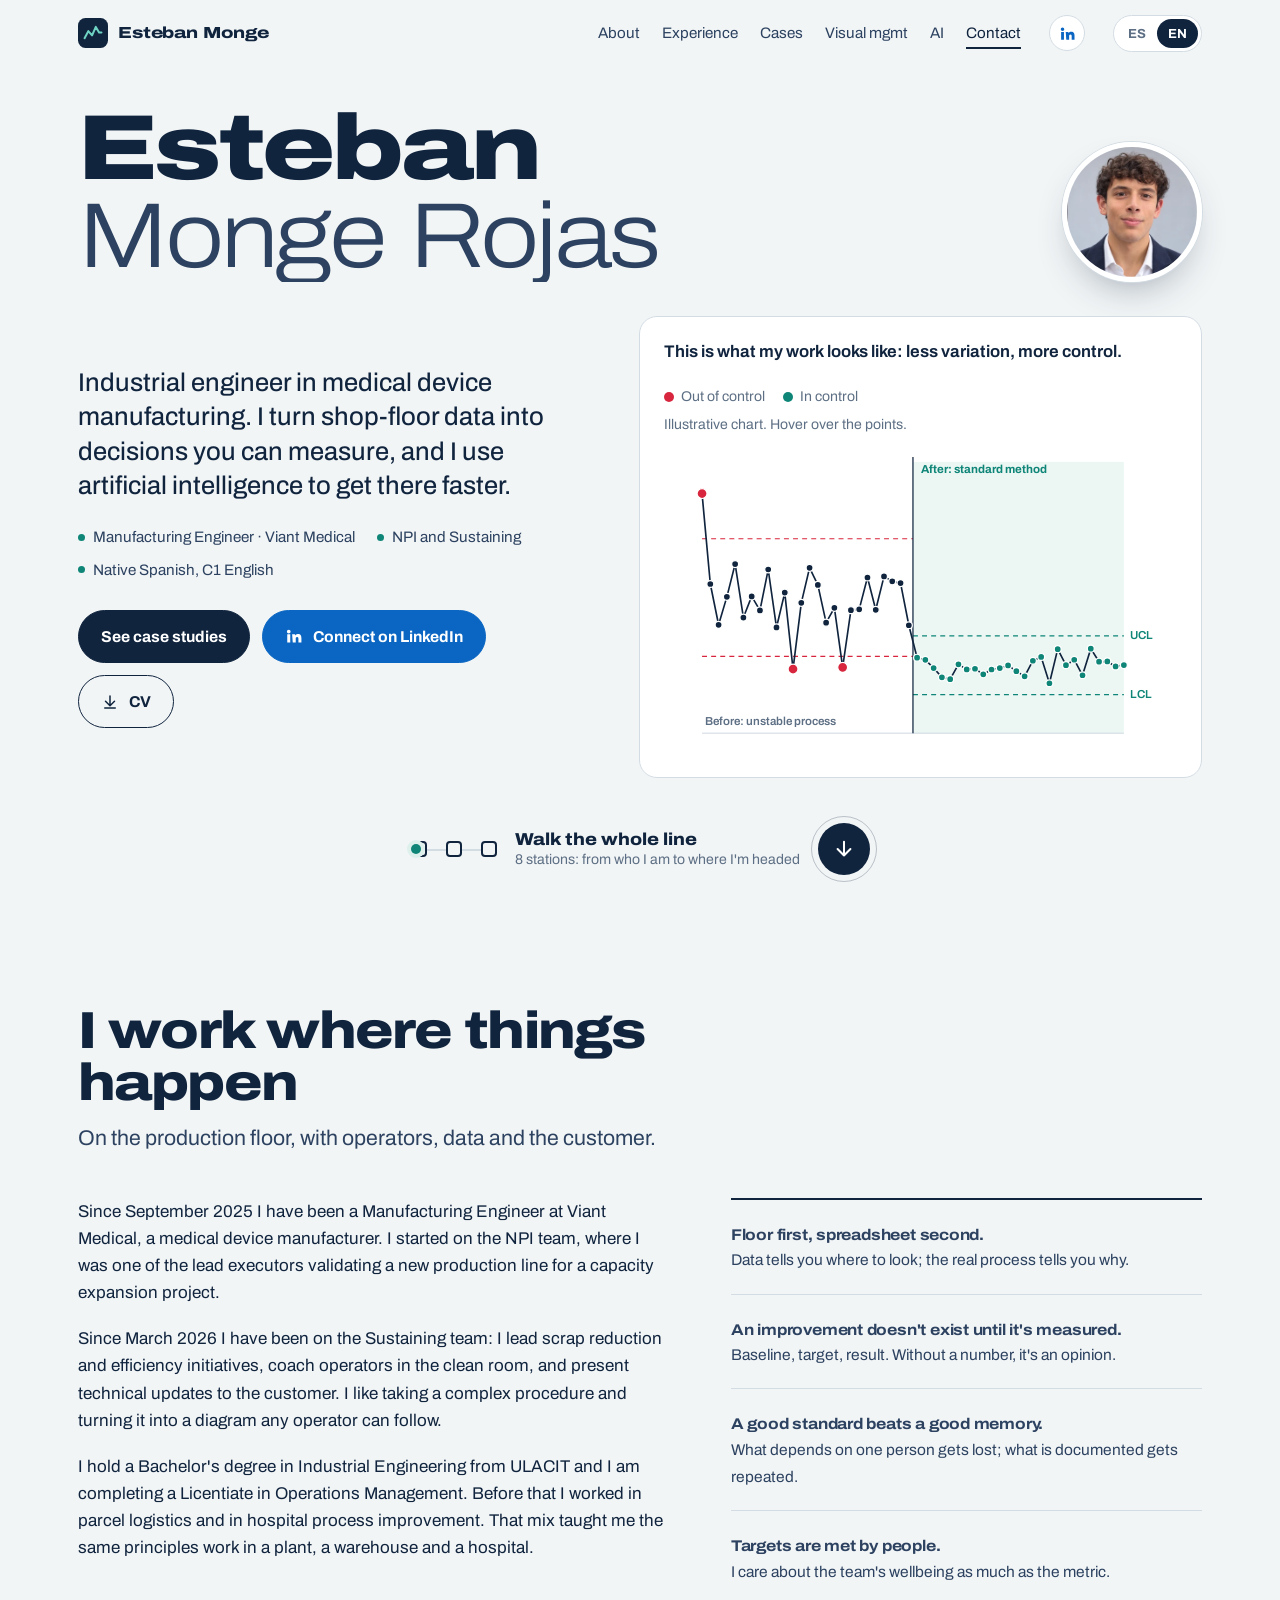
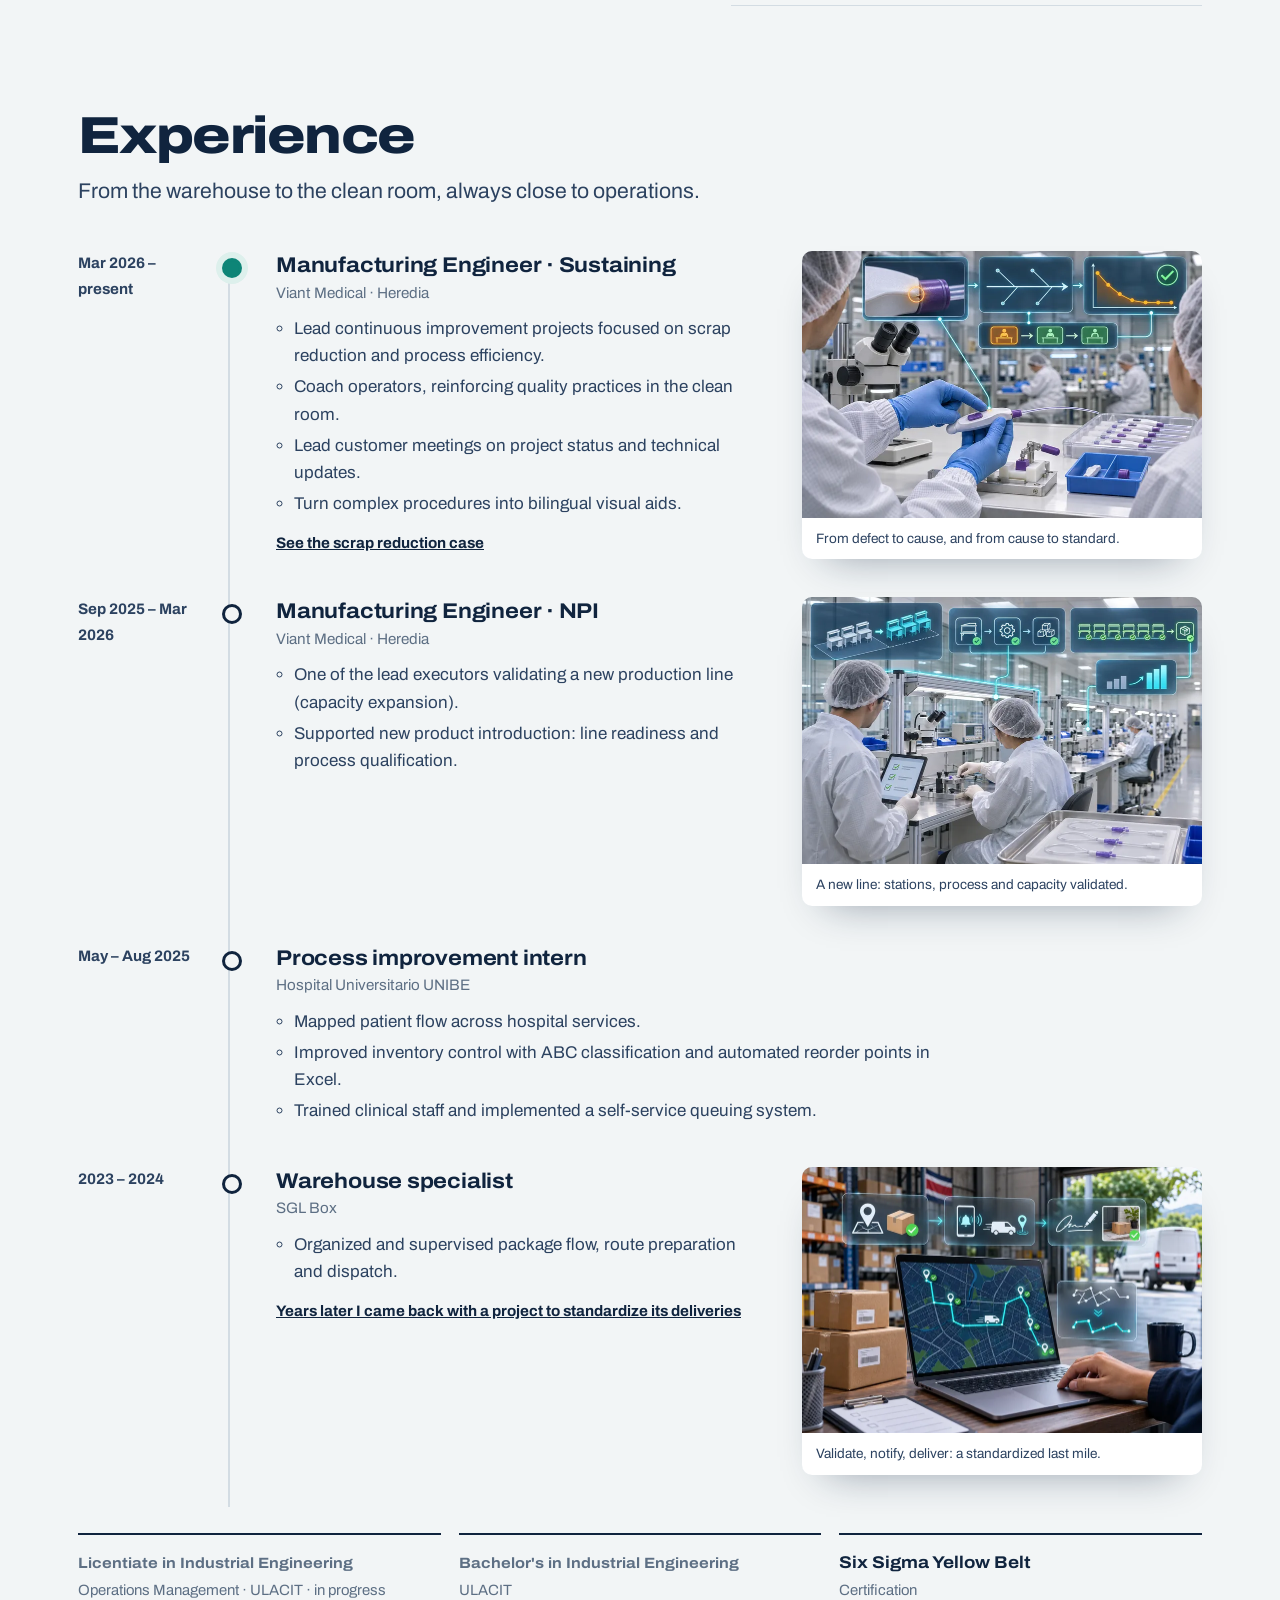
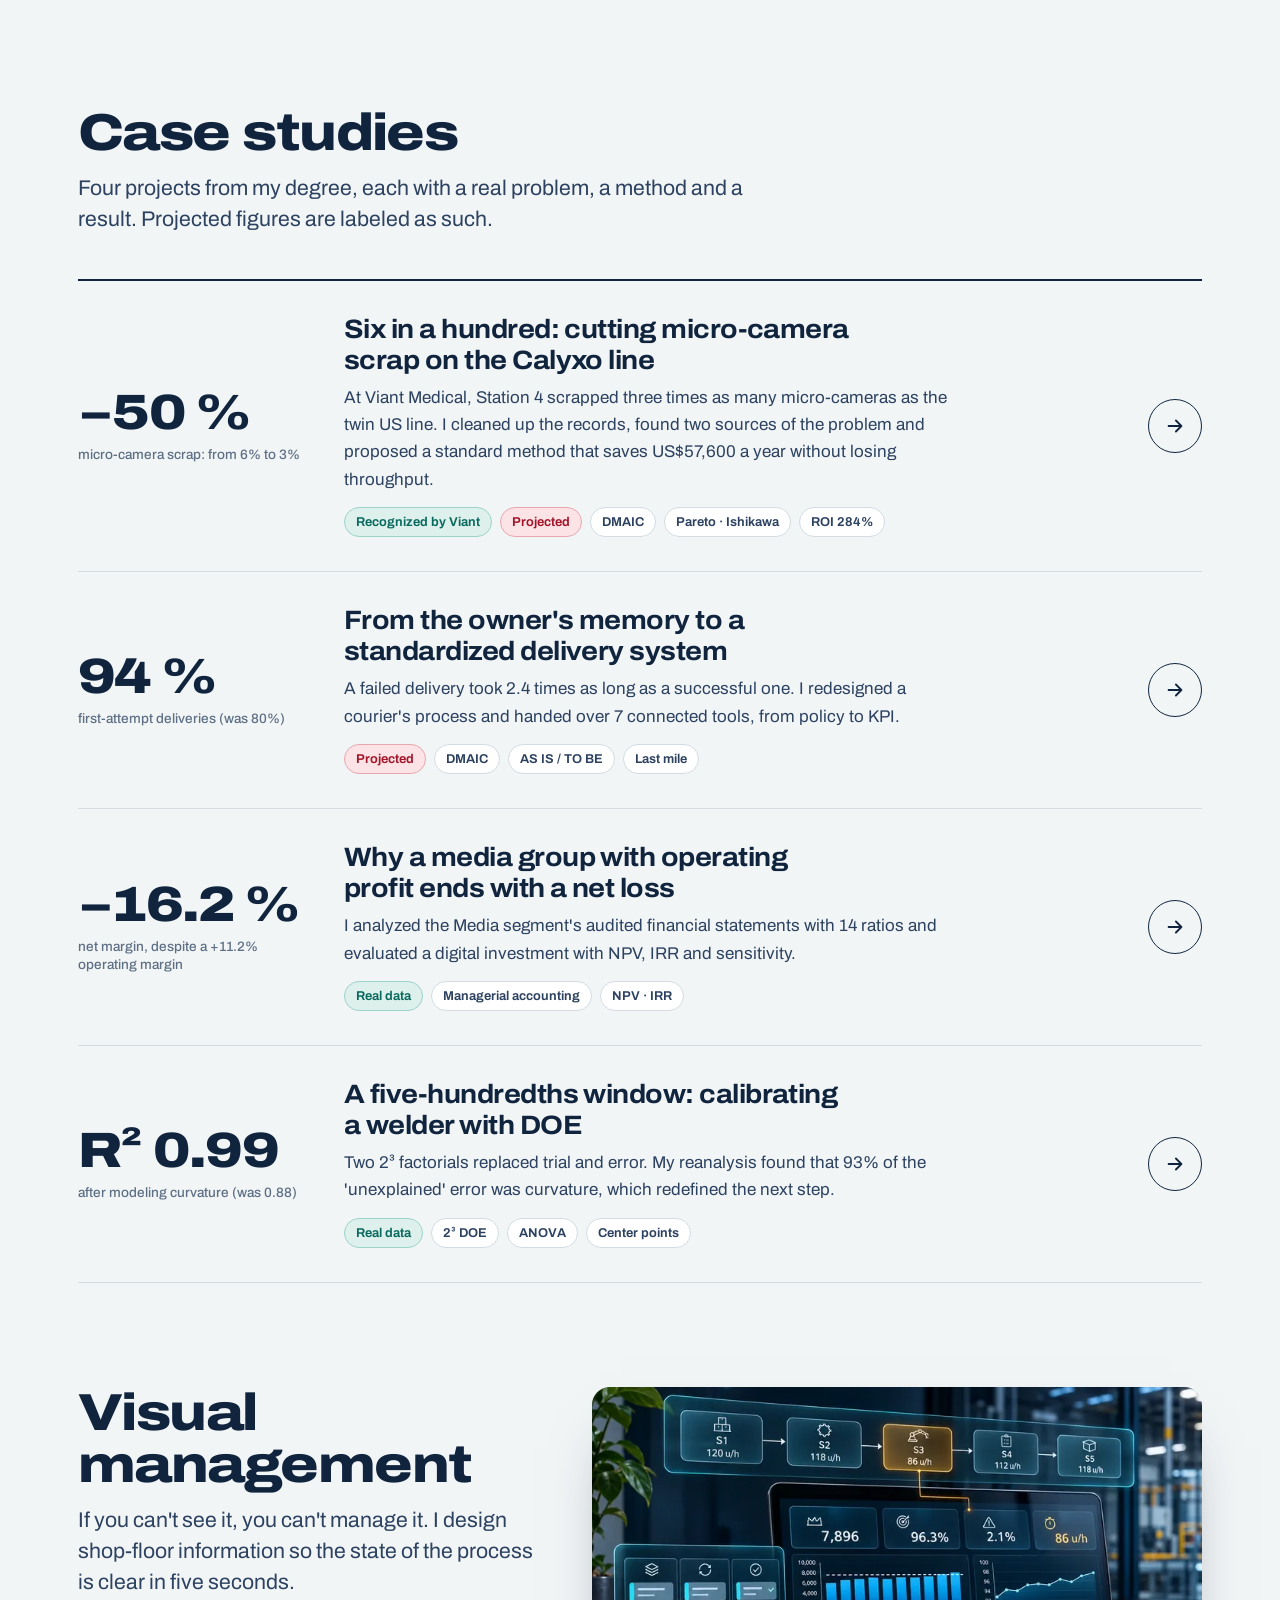
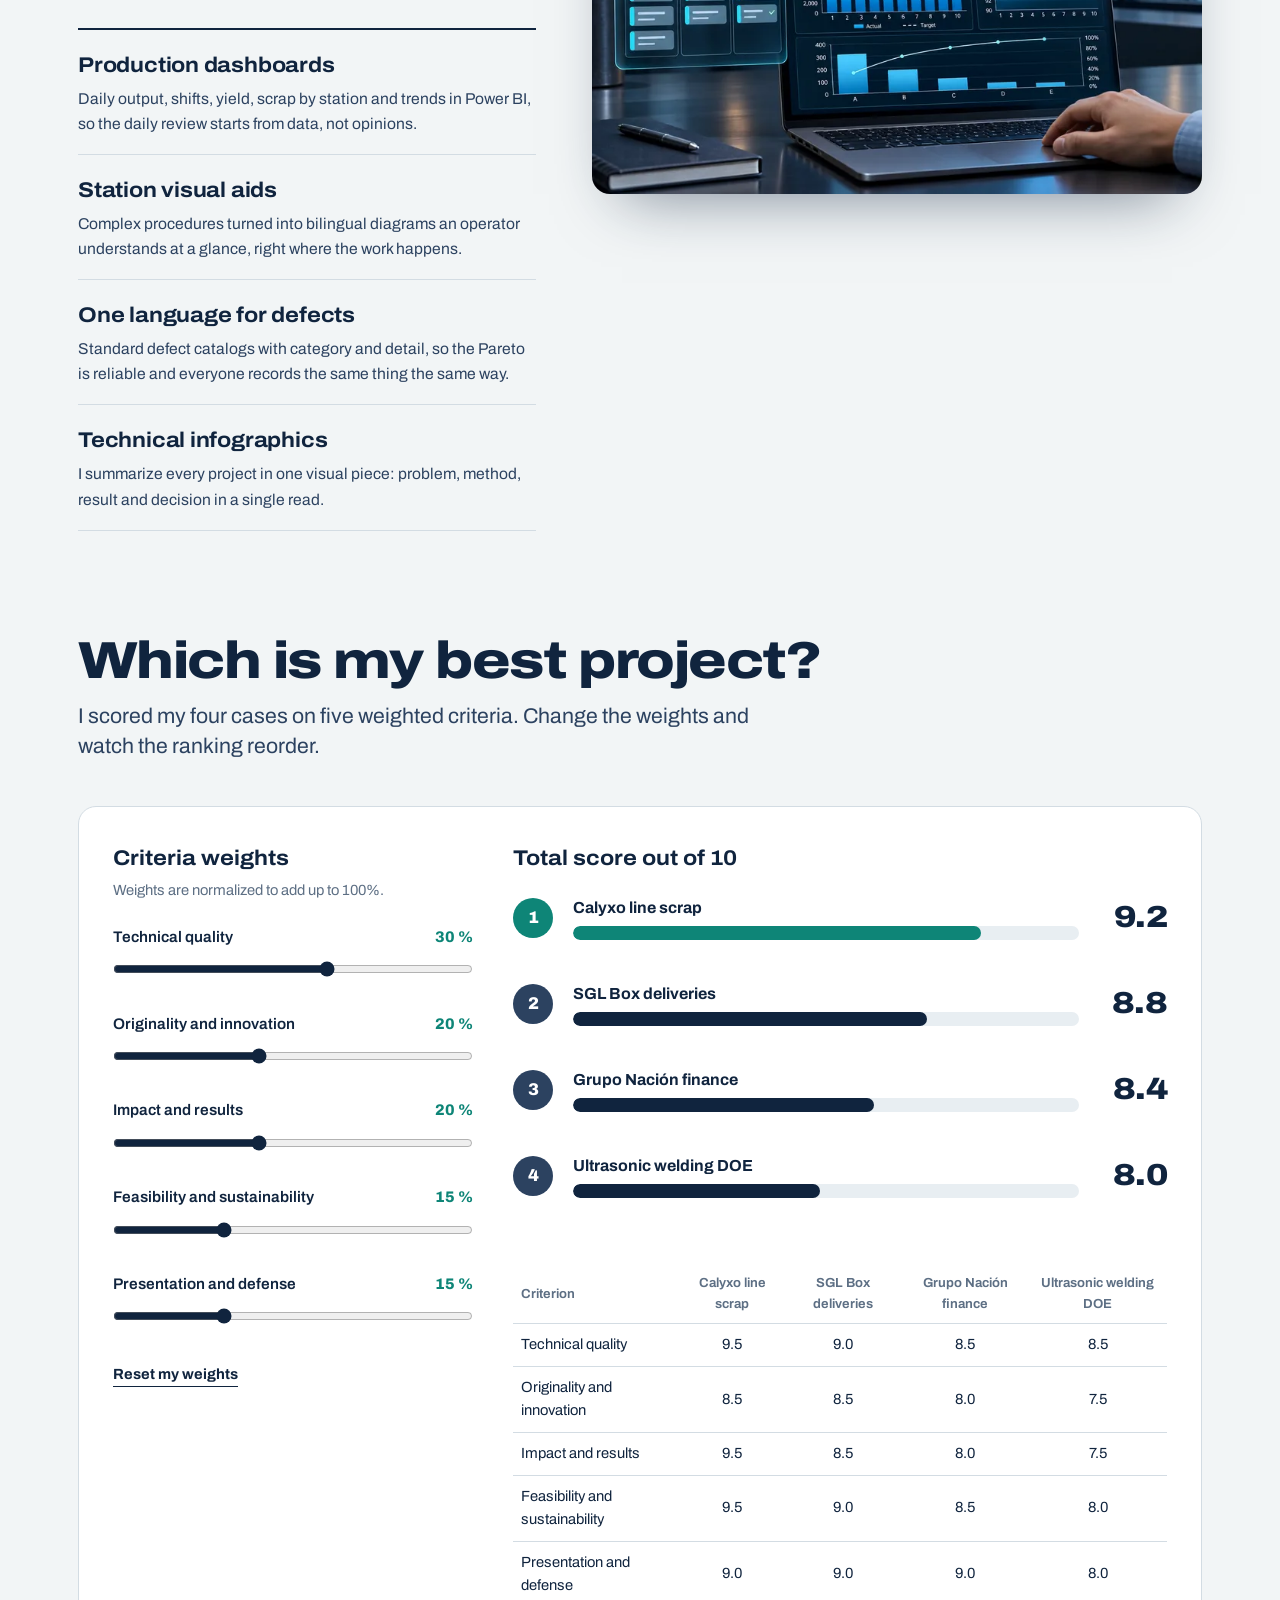
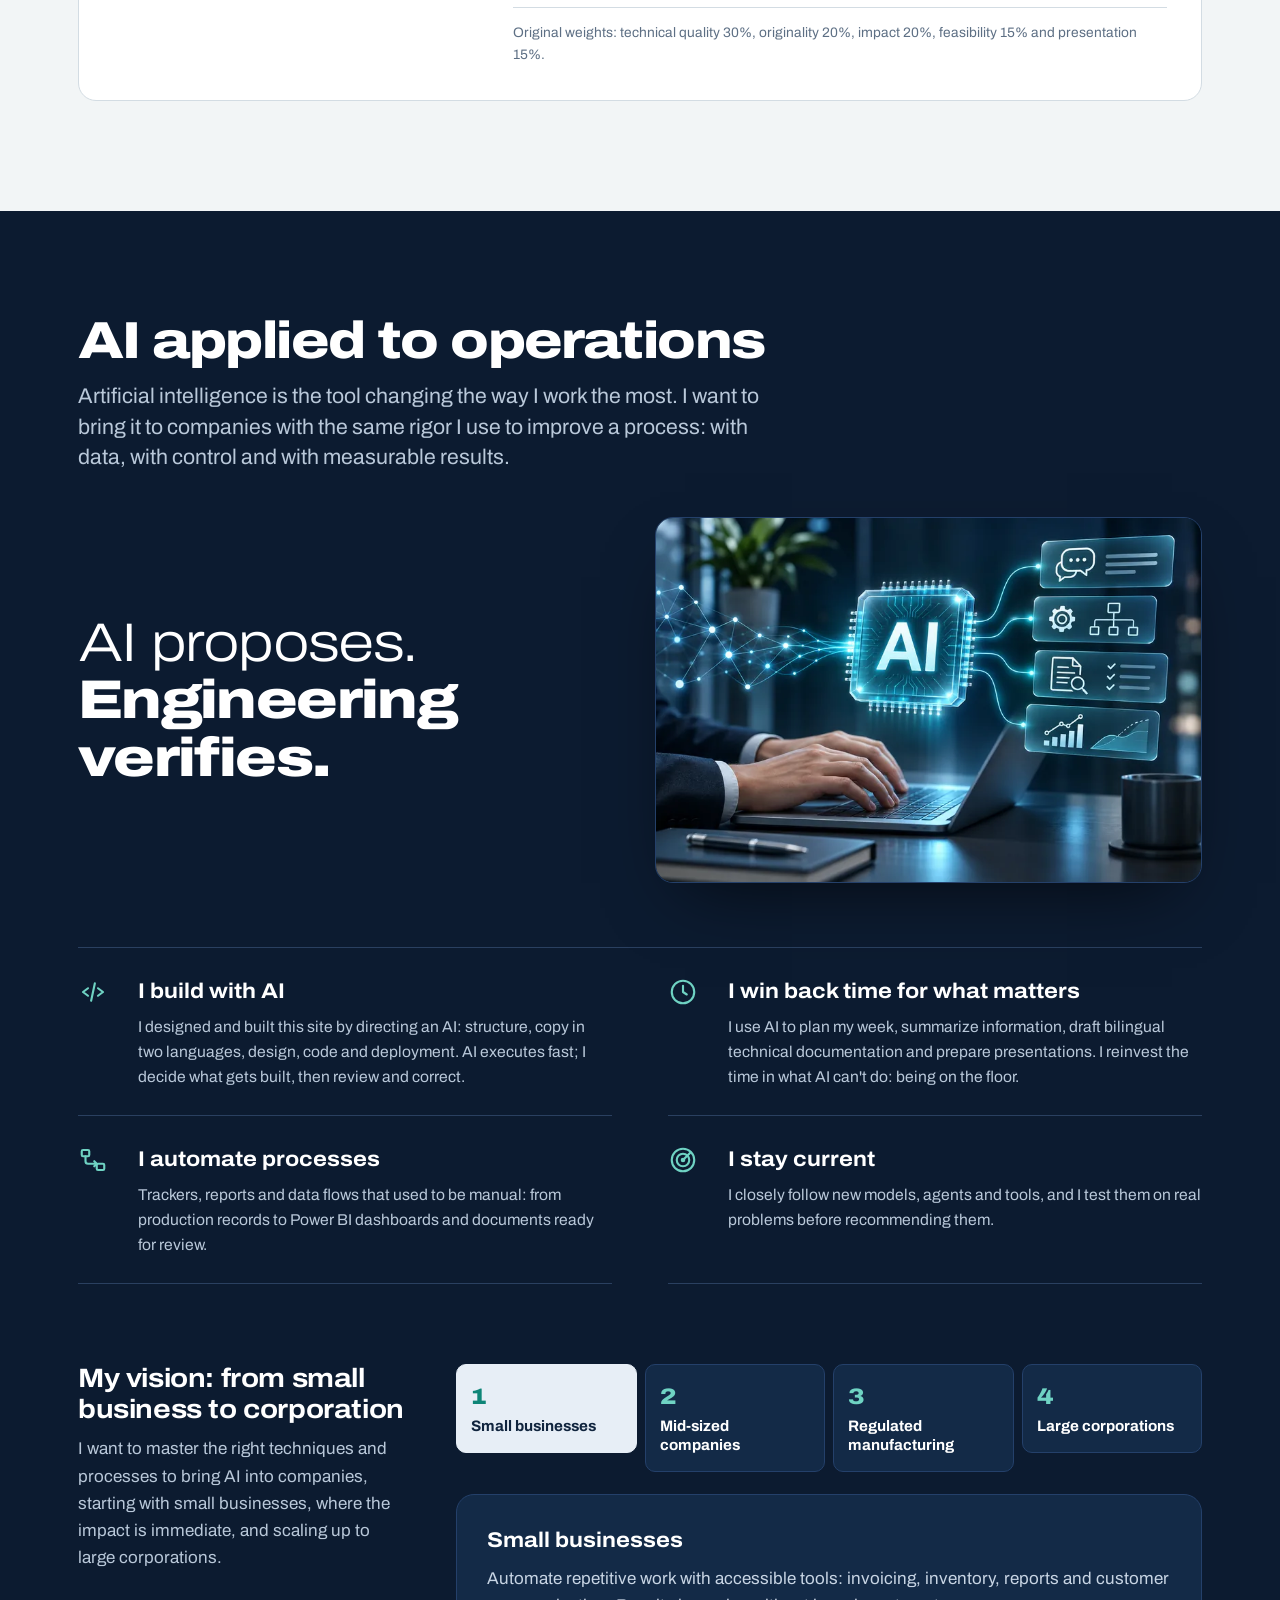
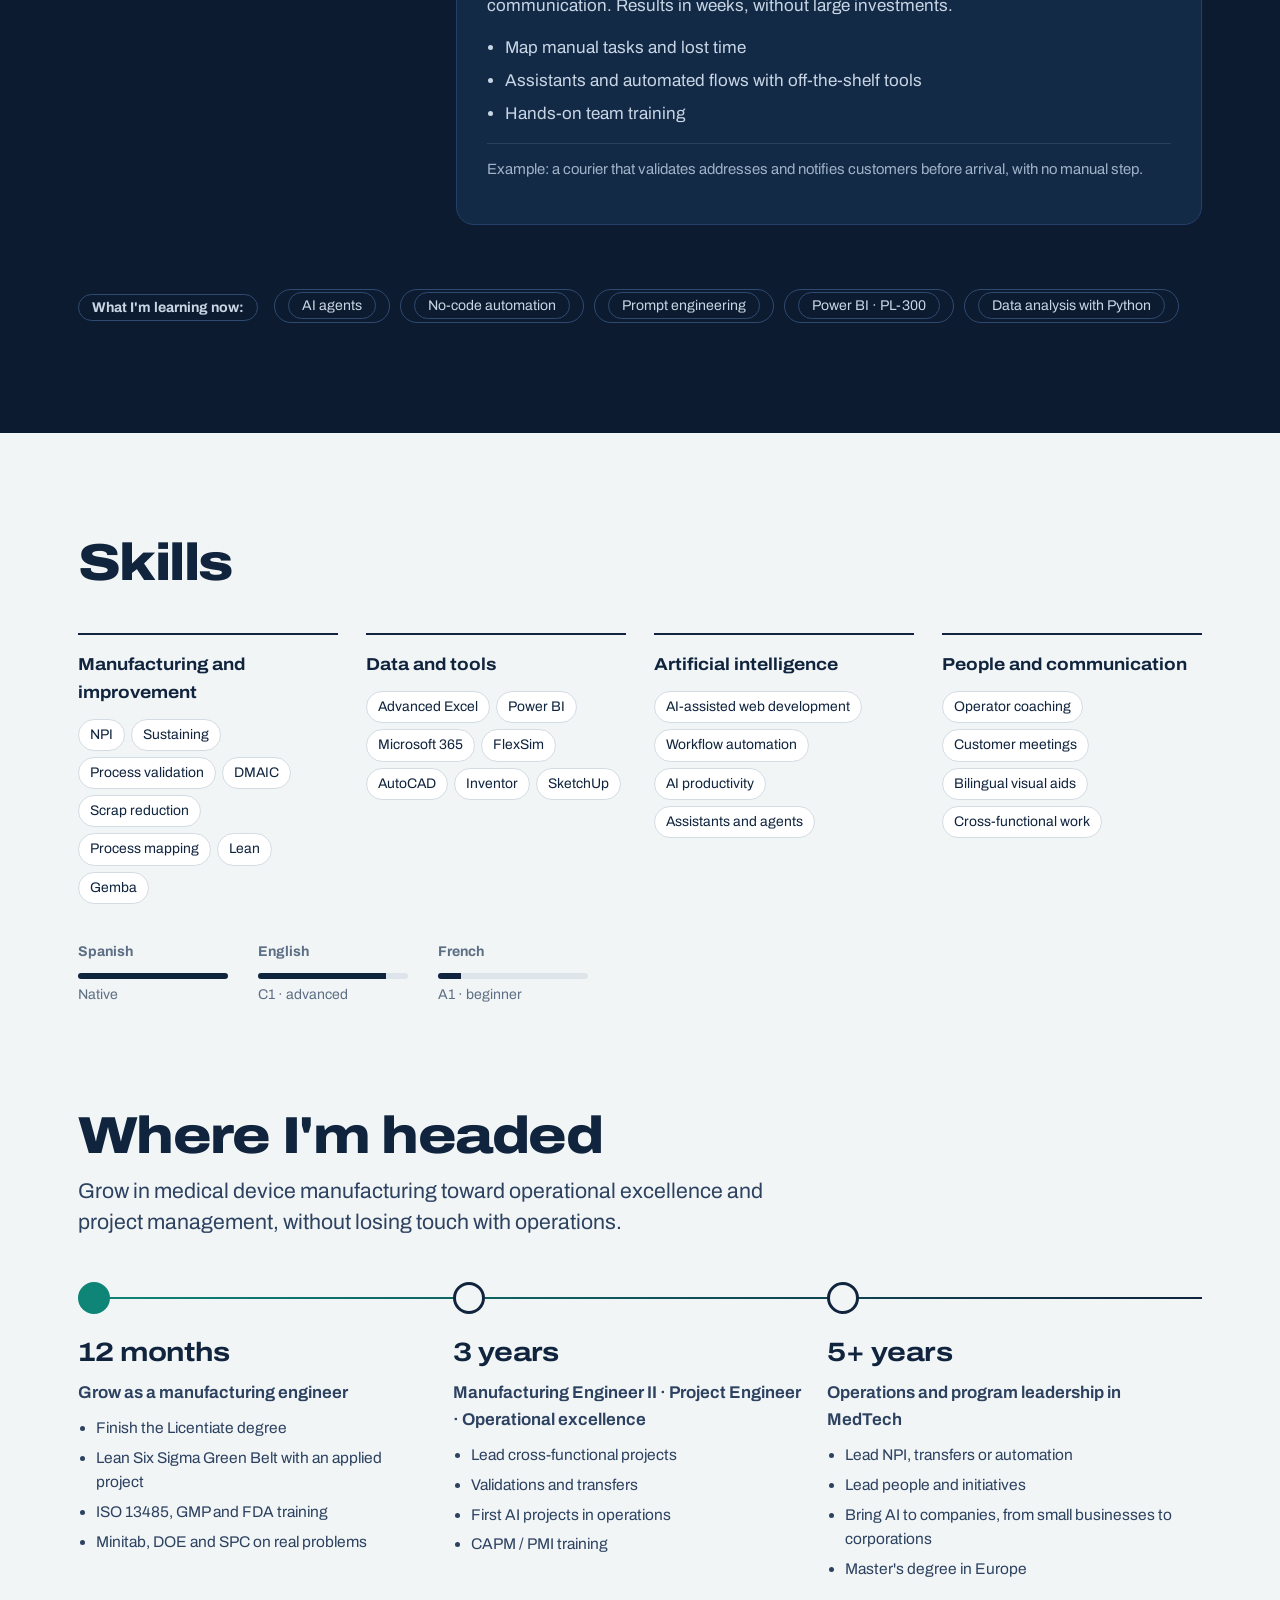
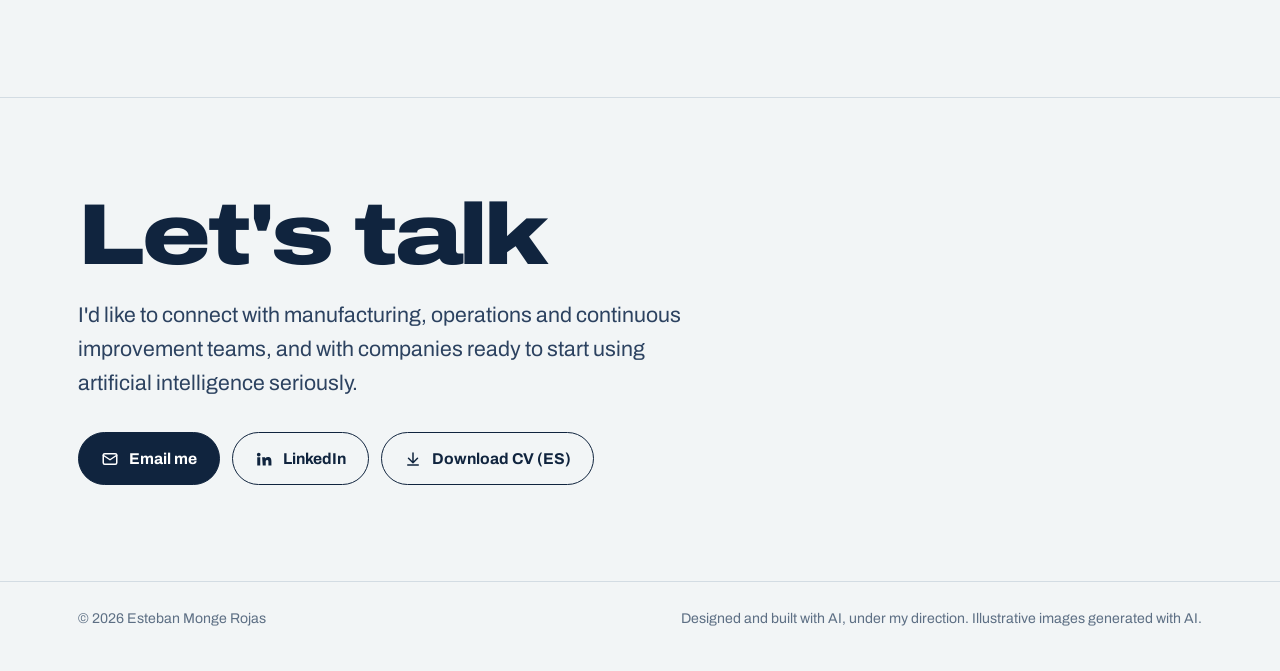
<file: index.html>
<!doctype html>
<html lang="es" data-lang="es" data-title-es="Esteban Monge Rojas · Ingeniero industrial" data-title-en="Esteban Monge Rojas · Industrial engineer">
<head>
<meta charset="utf-8">
<meta name="viewport" content="width=device-width, initial-scale=1">
<title>Esteban Monge Rojas · Ingeniero industrial</title>
<meta name="description" content="Ingeniero industrial en manufactura de dispositivos médicos. Casos de mejora de procesos, análisis de datos e IA aplicada a operaciones.">
<meta name="author" content="Esteban Monge Rojas">
<meta property="og:type" content="website">
<meta property="og:title" content="Esteban Monge Rojas · Ingeniero industrial">
<meta property="og:description" content="Ingeniero industrial en manufactura de dispositivos médicos. Casos de mejora de procesos, análisis de datos e IA aplicada a operaciones.">
<meta property="og:image" content="assets/img/og-image.png">
<meta name="twitter:card" content="summary_large_image">
<meta name="theme-color" content="#10243E">
<link rel="icon" href="assets/img/favicon.svg" type="image/svg+xml">
<link rel="preload" href="assets/fonts/archivo-wdth.woff2" as="font" type="font/woff2" crossorigin>
<link rel="stylesheet" href="assets/css/site.css">
<script>(function(){try{var q=new URLSearchParams(location.search).get("lang"),s=localStorage.getItem("lang"),l=q||s||((navigator.language||"es").toLowerCase().indexOf("en")===0?"en":"es");document.documentElement.setAttribute("data-lang",l);document.documentElement.lang=l}catch(e){}})();</script>
<noscript><style>[lang="en"]:not(html){display:none!important}</style></noscript>
</head>
<body>
<a class="skip" href="#main"><span lang="es">Saltar al contenido</span><span lang="en">Skip to content</span></a><header class="nav"><div class="wrap">
<a class="mark" href="index.html" aria-label="Esteban Monge Rojas"><svg viewBox="0 0 32 32" aria-hidden="true"><rect width="32" height="32" rx="8" fill="#10243E"/><path d="M7 21.5 11 14l4 4.5 4-9 3.5 6H25" fill="none" stroke="#6FD3C3" stroke-width="2.2" stroke-linecap="round" stroke-linejoin="round"/></svg><span>Esteban Monge</span></a>
<button class="menu-btn" aria-expanded="false" aria-controls="menu" data-aria-es="Abrir menú" data-aria-en="Open menu" aria-label="Abrir menú"><svg viewBox="0 0 24 24" fill="none" stroke="currentColor" stroke-width="2" stroke-linecap="round" aria-hidden="true"><path d="M4 7h16M4 12h16M4 17h16"/></svg></button>
<ul id="menu"><li><a href="#sobre-mi"><span lang="es">Sobre mí</span><span lang="en">About</span></a></li><li><a href="#trayectoria"><span lang="es">Trayectoria</span><span lang="en">Experience</span></a></li><li><a href="#casos"><span lang="es">Casos</span><span lang="en">Cases</span></a></li><li><a href="#gestion-visual"><span lang="es">Gestión visual</span><span lang="en">Visual mgmt</span></a></li><li><a href="#ia"><span lang="es">IA</span><span lang="en">AI</span></a></li><li><a href="#contacto"><span lang="es">Contacto</span><span lang="en">Contact</span></a></li></ul>
<a class="nav-in" href="https://www.linkedin.com/in/esteban-monge-/" target="_blank" rel="noopener" aria-label="LinkedIn"><svg viewBox="0 0 24 24" fill="currentColor" aria-hidden="true"><path d="M4.98 3.5a2.5 2.5 0 1 1 0 5 2.5 2.5 0 0 1 0-5zM3 9.75h4v11H3zM9.5 9.75h3.8v1.6h.06c.53-.95 1.83-1.95 3.77-1.95 4.03 0 4.77 2.55 4.77 5.87v5.48h-4v-4.86c0-1.16-.02-2.65-1.66-2.65-1.66 0-1.92 1.25-1.92 2.56v4.95h-4z"/></svg></a>
<div class="lang" role="group" aria-label="Idioma / Language"><button type="button" data-set="es" aria-pressed="true">ES</button><button type="button" data-set="en" aria-pressed="false">EN</button></div>
</div></header><main id="main"><section class="hero"><div class="wrap">
<div class="hero-top">
 <h1><span class="m"><span class="w1">Esteban</span></span><span class="m"><span class="l2">Monge Rojas</span></span></h1>
 <img class="portrait" src="assets/img/esteban-monge.webp" width="168" height="168" data-alt-es="Retrato de Esteban Monge Rojas" data-alt-en="Portrait of Esteban Monge Rojas" alt="Retrato de Esteban Monge Rojas">
</div>
<div class="hero-grid">
 <div class="hero-copy">
  <p lang="es" class="lede">Ingeniero industrial en manufactura de dispositivos médicos. Convierto datos de planta en decisiones que se pueden medir, y uso inteligencia artificial para llegar antes.</p><p lang="en" class="lede">Industrial engineer in medical device manufacturing. I turn shop-floor data into decisions you can measure, and I use artificial intelligence to get there faster.</p>
  <ul class="facts">
   <li>Manufacturing Engineer · Viant Medical</li>
   <li><span lang="es">NPI y Sustaining</span><span lang="en">NPI and Sustaining</span></li>
   <li><span lang="es">Español nativo, inglés C1</span><span lang="en">Native Spanish, C1 English</span></li>
  </ul>
  <div class="ctas">
   <a class="btn primary" href="#casos"><span lang="es">Ver casos</span><span lang="en">See case studies</span></a>
   <a class="btn li" href="https://www.linkedin.com/in/esteban-monge-/" target="_blank" rel="noopener"><svg viewBox="0 0 24 24" fill="currentColor" aria-hidden="true"><path d="M4.98 3.5a2.5 2.5 0 1 1 0 5 2.5 2.5 0 0 1 0-5zM3 9.75h4v11H3zM9.5 9.75h3.8v1.6h.06c.53-.95 1.83-1.95 3.77-1.95 4.03 0 4.77 2.55 4.77 5.87v5.48h-4v-4.86c0-1.16-.02-2.65-1.66-2.65-1.66 0-1.92 1.25-1.92 2.56v4.95h-4z"/></svg><span lang="es">Conectemos en LinkedIn</span><span lang="en">Connect on LinkedIn</span></a>
   <a class="btn ghost" href="assets/docs/Esteban-Monge-CV.pdf" download><svg viewBox="0 0 24 24" fill="none" stroke="currentColor" stroke-width="2" stroke-linecap="round" stroke-linejoin="round" aria-hidden="true"><path d="M12 4v12M6 11l6 6 6-6M5 20h14"/></svg>CV</a>
  </div>
 </div>
 <figure class="spc" id="spc">
  <div class="spc-head">
   <p lang="es">Así se ve mi trabajo: menos variación, más control.</p><p lang="en">This is what my work looks like: less variation, more control.</p>
   <div class="spc-key" aria-hidden="true"><span><i style="background:#D7263D"></i><span lang="es">Fuera de control</span><span lang="en">Out of control</span></span><span><i style="background:#0E8577"></i><span lang="es">Bajo control</span><span lang="en">In control</span></span></div>
  </div>
  <figcaption lang="es" class="spc-note">Gráfico ilustrativo. Pasa el cursor por los puntos.</figcaption><figcaption lang="en" class="spc-note">Illustrative chart. Hover over the points.</figcaption>
 </figure>
</div>
<a class="cue" href="#sobre-mi">
 <span class="cue-line" aria-hidden="true"><i></i><i></i><i></i><b></b></span>
 <span class="cue-txt"><strong lang="es">Recorre la línea completa</strong><strong lang="en">Walk the whole line</strong><span lang="es">8 estaciones: de quién soy a hacia dónde voy</span><span lang="en">8 stations: from who I am to where I'm headed</span></span>
 <span class="cue-arrow" aria-hidden="true"><svg viewBox="0 0 24 24" fill="none" stroke="currentColor" stroke-width="2.2" stroke-linecap="round" stroke-linejoin="round" aria-hidden="true"><path d="M12 4v15M5 12l7 7 7-7"/></svg></span>
</a>
</div></section>
<nav class="rail" aria-label="Progreso">
 <span class="rail-track"><span class="rail-fill"></span></span>
 <ol><li><a href="#sobre-mi" data-st="sobre-mi"><span class="rd"></span><span class="rl"><span lang="es">Sobre mí</span><span lang="en">About</span></span></a></li><li><a href="#trayectoria" data-st="trayectoria"><span class="rd"></span><span class="rl"><span lang="es">Trayectoria</span><span lang="en">Experience</span></span></a></li><li><a href="#casos" data-st="casos"><span class="rd"></span><span class="rl"><span lang="es">Casos</span><span lang="en">Case studies</span></span></a></li><li><a href="#gestion-visual" data-st="gestion-visual"><span class="rd"></span><span class="rl"><span lang="es">Gestión visual</span><span lang="en">Visual management</span></span></a></li><li><a href="#ranking" data-st="ranking"><span class="rd"></span><span class="rl"><span lang="es">Ranking</span><span lang="en">Ranking</span></span></a></li><li><a href="#ia" data-st="ia"><span class="rd"></span><span class="rl"><span lang="es">IA</span><span lang="en">AI</span></span></a></li><li><a href="#horizonte" data-st="horizonte"><span class="rd"></span><span class="rl"><span lang="es">Hacia dónde voy</span><span lang="en">Where I'm headed</span></span></a></li><li><a href="#contacto" data-st="contacto"><span class="rd"></span><span class="rl"><span lang="es">Contacto</span><span lang="en">Contact</span></span></a></li></ol>
</nav>
<div class="topbar" aria-hidden="true"><i></i></div><section class="block" id="sobre-mi"><div class="wrap">
<div class="sec-title"><h2 lang="es">Trabajo donde pasan las cosas</h2><h2 lang="en">I work where things happen</h2>
<p lang="es">En el piso de producción, con los operadores, con los datos y con el cliente.</p><p lang="en">On the production floor, with operators, data and the customer.</p></div>
<div class="about">
 <div class="story">
  <p lang="es">Desde septiembre de 2025 soy Manufacturing Engineer en Viant Medical, una empresa de manufactura de dispositivos médicos. Empecé en el equipo de NPI, donde fui uno de los ejecutores principales de la validación de una nueva línea de producción para un proyecto de ampliación de capacidad.</p><p lang="en">Since September 2025 I have been a Manufacturing Engineer at Viant Medical, a medical device manufacturer. I started on the NPI team, where I was one of the lead executors validating a new production line for a capacity expansion project.</p>
  <p lang="es">Desde marzo de 2026 estoy en Sustaining: lidero iniciativas de reducción de scrap y eficiencia, acompaño al personal operativo en cuarto limpio y presento avances técnicos al cliente. Me gusta tomar un procedimiento complejo y convertirlo en un diagrama que cualquier operador entienda.</p><p lang="en">Since March 2026 I have been on the Sustaining team: I lead scrap reduction and efficiency initiatives, coach operators in the clean room, and present technical updates to the customer. I like taking a complex procedure and turning it into a diagram any operator can follow.</p>
  <p lang="es">Soy bachiller en Ingeniería Industrial por ULACIT y estoy terminando la Licenciatura con énfasis en Gestión de Operaciones. Antes trabajé en logística de paquetería y en mejora de procesos hospitalarios. Esa mezcla me enseñó que los mismos principios sirven en una planta, en una bodega y en un hospital.</p><p lang="en">I hold a Bachelor's degree in Industrial Engineering from ULACIT and I am completing a Licentiate in Operations Management. Before that I worked in parcel logistics and in hospital process improvement. That mix taught me the same principles work in a plant, a warehouse and a hospital.</p>
 </div>
 <ul class="rules">
  <li><b><span lang="es">Primero el piso, después la hoja de cálculo.</span><span lang="en">Floor first, spreadsheet second.</span></b><span lang="es">Los datos dicen dónde mirar; el proceso real dice por qué.</span><span lang="en">Data tells you where to look; the real process tells you why.</span></li>
  <li><b><span lang="es">Una mejora no existe hasta que se mide.</span><span lang="en">An improvement doesn't exist until it's measured.</span></b><span lang="es">Línea base, meta, resultado. Si no hay número, es una opinión.</span><span lang="en">Baseline, target, result. Without a number, it's an opinion.</span></li>
  <li><b><span lang="es">Un buen estándar vale más que una buena memoria.</span><span lang="en">A good standard beats a good memory.</span></b><span lang="es">Lo que depende de una persona se pierde; lo que está documentado se repite.</span><span lang="en">What depends on one person gets lost; what is documented gets repeated.</span></li>
  <li><b><span lang="es">Las metas se logran con personas.</span><span lang="en">Targets are met by people.</span></b><span lang="es">Cuido el bienestar del equipo tanto como el indicador.</span><span lang="en">I care about the team's wellbeing as much as the metric.</span></li>
 </ul>
</div>
</div></section><section class="block" id="trayectoria"><div class="wrap">
<div class="sec-title"><h2 lang="es">Trayectoria</h2><h2 lang="en">Experience</h2>
<p lang="es">De la bodega al cuarto limpio, siempre cerca de la operación.</p><p lang="en">From the warehouse to the clean room, always close to operations.</p></div>
<ol class="timeline"><li class="tl now has-shot"><time><span lang="es">Mar. 2026 – hoy</span><span lang="en">Mar 2026 – present</span></time><div class="body"><div class="tl-text"><h3><span lang="es">Manufacturing Engineer · Sustaining</span><span lang="en">Manufacturing Engineer · Sustaining</span></h3><p class="org">Viant Medical · Heredia</p><ul><li><span lang="es">Lidero proyectos de mejora continua enfocados en reducir scrap y aumentar la eficiencia.</span><span lang="en">Lead continuous improvement projects focused on scrap reduction and process efficiency.</span></li><li><span lang="es">Acompaño y entreno al personal operativo, reforzando buenas prácticas de calidad en cuarto limpio.</span><span lang="en">Coach operators, reinforcing quality practices in the clean room.</span></li><li><span lang="es">Lidero reuniones con el cliente para comunicar el estado de los proyectos y avances técnicos.</span><span lang="en">Lead customer meetings on project status and technical updates.</span></li><li><span lang="es">Resumo y diagramo procedimientos complejos en ayudas visuales bilingües.</span><span lang="en">Turn complex procedures into bilingual visual aids.</span></li></ul><a class="link" href="casos/viant-calyxo.html"><span lang="es">Ver el caso de reducción de scrap</span><span lang="en">See the scrap reduction case</span></a></div><figure class="shot"><img src="assets/img/reduccion-scrap.webp" srcset="assets/img/reduccion-scrap-800.webp 800w, assets/img/reduccion-scrap.webp 1536w" sizes="(max-width: 860px) 100vw, 640px" width="1536" height="1024" loading="lazy" decoding="async" alt="Inspección de un dispositivo médico y análisis de causa raíz para reducir scrap" data-alt-es="Inspección de un dispositivo médico y análisis de causa raíz para reducir scrap" data-alt-en="Medical device inspection and root cause analysis to reduce scrap"><figcaption><span lang="es">Del defecto a la causa y de la causa al estándar.</span><span lang="en">From defect to cause, and from cause to standard.</span></figcaption></figure></div></li><li class="tl has-shot"><time><span lang="es">Sep. 2025 – mar. 2026</span><span lang="en">Sep 2025 – Mar 2026</span></time><div class="body"><div class="tl-text"><h3><span lang="es">Manufacturing Engineer · NPI</span><span lang="en">Manufacturing Engineer · NPI</span></h3><p class="org">Viant Medical · Heredia</p><ul><li><span lang="es">Uno de los ejecutores principales de la validación de una nueva línea de producción (ampliación de capacidad).</span><span lang="en">One of the lead executors validating a new production line (capacity expansion).</span></li><li><span lang="es">Soporte a la introducción de nuevos productos: preparación de línea y calificación de procesos.</span><span lang="en">Supported new product introduction: line readiness and process qualification.</span></li></ul></div><figure class="shot"><img src="assets/img/npi-nueva-linea.webp" srcset="assets/img/npi-nueva-linea-800.webp 800w, assets/img/npi-nueva-linea.webp 1536w" sizes="(max-width: 860px) 100vw, 640px" width="1536" height="1024" loading="lazy" decoding="async" alt="Nueva línea de ensamble de dispositivos médicos en cuarto limpio, con estaciones validadas" data-alt-es="Nueva línea de ensamble de dispositivos médicos en cuarto limpio, con estaciones validadas" data-alt-en="New medical device assembly line in a clean room, with validated stations"><figcaption><span lang="es">Una línea nueva: estaciones, proceso y capacidad validados.</span><span lang="en">A new line: stations, process and capacity validated.</span></figcaption></figure></div></li><li class="tl"><time><span lang="es">May. – ago. 2025</span><span lang="en">May – Aug 2025</span></time><div class="body"><div class="tl-text"><h3><span lang="es">Pasante de mejora de procesos</span><span lang="en">Process improvement intern</span></h3><p class="org">Hospital Universitario UNIBE</p><ul><li><span lang="es">Mapeé el flujo de pacientes entre servicios del hospital.</span><span lang="en">Mapped patient flow across hospital services.</span></li><li><span lang="es">Mejoré el control de inventarios con clasificación ABC y puntos de reorden automatizados en Excel.</span><span lang="en">Improved inventory control with ABC classification and automated reorder points in Excel.</span></li><li><span lang="es">Capacité al personal clínico e implementé un sistema de filas de autogestión.</span><span lang="en">Trained clinical staff and implemented a self-service queuing system.</span></li></ul></div></div></li><li class="tl has-shot"><time><span lang="es">2023 – 2024</span><span lang="en">2023 – 2024</span></time><div class="body"><div class="tl-text"><h3><span lang="es">Especialista de bodega</span><span lang="en">Warehouse specialist</span></h3><p class="org">SGL Box</p><ul><li><span lang="es">Organicé y supervisé el flujo de paquetes en bodega, la preparación de rutas y el despacho.</span><span lang="en">Organized and supervised package flow, route preparation and dispatch.</span></li></ul><a class="link" href="casos/sgl-box.html"><span lang="es">Años después volví con un proyecto para estandarizar sus entregas</span><span lang="en">Years later I came back with a project to standardize its deliveries</span></a></div><figure class="shot"><img src="assets/img/sgl-box-ultima-milla.webp" srcset="assets/img/sgl-box-ultima-milla-800.webp 800w, assets/img/sgl-box-ultima-milla.webp 1536w" sizes="(max-width: 860px) 100vw, 640px" width="1536" height="1024" loading="lazy" decoding="async" alt="Bodega de paquetería con una ruta de entrega optimizada en una laptop" data-alt-es="Bodega de paquetería con una ruta de entrega optimizada en una laptop" data-alt-en="Parcel warehouse with an optimized delivery route on a laptop"><figcaption><span lang="es">Validar, avisar y entregar: la última milla estandarizada.</span><span lang="en">Validate, notify, deliver: a standardized last mile.</span></figcaption></figure></div></li></ol>
<div class="edu">
 <div><b><span lang="es">Licenciatura en Ingeniería Industrial</span><span lang="en">Licentiate in Industrial Engineering</span></b><span><span lang="es">Énfasis en Gestión de Operaciones · ULACIT · en curso</span><span lang="en">Operations Management · ULACIT · in progress</span></span></div>
 <div><b><span lang="es">Bachillerato en Ingeniería Industrial</span><span lang="en">Bachelor's in Industrial Engineering</span></b><span>ULACIT</span></div>
 <div><b>Six Sigma Yellow Belt</b><span><span lang="es">Certificación</span><span lang="en">Certification</span></span></div>
</div>
</div></section><section class="block" id="casos"><div class="wrap">
<div class="sec-title"><h2 lang="es">Casos</h2><h2 lang="en">Case studies</h2>
<p lang="es">Cuatro proyectos de la licenciatura, cada uno con un problema real, un método y un resultado. Las cifras proyectadas están marcadas como tales.</p><p lang="en">Four projects from my degree, each with a real problem, a method and a result. Projected figures are labeled as such.</p></div>
<div class="cases"><a class="case" href="casos/viant-calyxo.html">
<div class="metric"><span lang="es">−50 %</span><span lang="en">−50 %</span><small><span lang="es">scrap de microcámaras: de 6 % a 3 %</span><span lang="en">micro-camera scrap: from 6% to 3%</span></small></div>
<div><h3><span lang="es">Seis de cada cien: reducir el scrap de microcámaras en la línea Calyxo</span><span lang="en">Six in a hundred: cutting micro-camera scrap on the Calyxo line</span></h3><p><span lang="es">En Viant Medical, la Estación 4 desechaba el triple de microcámaras que la línea gemela de EE. UU. Depuré los registros, encontré dos orígenes del problema y propuse un método estándar que ahorra US$57 600 al año sin perder ritmo.</span><span lang="en">At Viant Medical, Station 4 scrapped three times as many micro-cameras as the twin US line. I cleaned up the records, found two sources of the problem and proposed a standard method that saves US$57,600 a year without losing throughput.</span></p><div class="meta"><span class="chip real"><span lang="es">Reconocido por Viant</span><span lang="en">Recognized by Viant</span></span><span class="chip proj"><span lang="es">Proyectado</span><span lang="en">Projected</span></span><span class="chip"><span lang="es">DMAIC</span><span lang="en">DMAIC</span></span><span class="chip"><span lang="es">Pareto · Ishikawa</span><span lang="en">Pareto · Ishikawa</span></span><span class="chip"><span lang="es">ROI 284 %</span><span lang="en">ROI 284%</span></span></div></div>
<span class="go"><svg viewBox="0 0 24 24" fill="none" stroke="currentColor" stroke-width="2" stroke-linecap="round" stroke-linejoin="round" aria-hidden="true"><path d="M5 12h14M13 6l6 6-6 6"/></svg></span></a><a class="case" href="casos/sgl-box.html">
<div class="metric"><span lang="es">94 %</span><span lang="en">94 %</span><small><span lang="es">entregas al primer intento (antes 80 %)</span><span lang="en">first-attempt deliveries (was 80%)</span></small></div>
<div><h3><span lang="es">De la memoria del dueño a un sistema de entrega estandarizado</span><span lang="en">From the owner's memory to a standardized delivery system</span></h3><p><span lang="es">Una entrega fallida costaba 2,4 veces el tiempo de una exitosa. Rediseñé el proceso de una empresa de paquetería y le entregué 7 herramientas conectadas, de la política al indicador.</span><span lang="en">A failed delivery took 2.4 times as long as a successful one. I redesigned a courier's process and handed over 7 connected tools, from policy to KPI.</span></p><div class="meta"><span class="chip proj"><span lang="es">Proyectado</span><span lang="en">Projected</span></span><span class="chip"><span lang="es">DMAIC</span><span lang="en">DMAIC</span></span><span class="chip"><span lang="es">AS IS / TO BE</span><span lang="en">AS IS / TO BE</span></span><span class="chip"><span lang="es">Última milla</span><span lang="en">Last mile</span></span></div></div>
<span class="go"><svg viewBox="0 0 24 24" fill="none" stroke="currentColor" stroke-width="2" stroke-linecap="round" stroke-linejoin="round" aria-hidden="true"><path d="M5 12h14M13 6l6 6-6 6"/></svg></span></a><a class="case" href="casos/grupo-nacion.html">
<div class="metric"><span lang="es">−16,2 %</span><span lang="en">−16.2 %</span><small><span lang="es">margen neto, con un margen operativo de +11,2 %</span><span lang="en">net margin, despite a +11.2% operating margin</span></small></div>
<div><h3><span lang="es">Por qué un medio rentable en su operación cierra con pérdida</span><span lang="en">Why a media group with operating profit ends with a net loss</span></h3><p><span lang="es">Leí los estados financieros auditados del segmento Medios con 14 razones financieras y evalué una inversión digital con VAN, TIR y sensibilidad.</span><span lang="en">I analyzed the Media segment's audited financial statements with 14 ratios and evaluated a digital investment with NPV, IRR and sensitivity.</span></p><div class="meta"><span class="chip real"><span lang="es">Datos reales</span><span lang="en">Real data</span></span><span class="chip"><span lang="es">Contabilidad gerencial</span><span lang="en">Managerial accounting</span></span><span class="chip"><span lang="es">VAN · TIR</span><span lang="en">NPV · IRR</span></span></div></div>
<span class="go"><svg viewBox="0 0 24 24" fill="none" stroke="currentColor" stroke-width="2" stroke-linecap="round" stroke-linejoin="round" aria-hidden="true"><path d="M5 12h14M13 6l6 6-6 6"/></svg></span></a><a class="case" href="casos/doe-soldadura.html">
<div class="metric"><span lang="es">R² 0,99</span><span lang="en">R² 0.99</span><small><span lang="es">al modelar la curvatura (antes 0,88)</span><span lang="en">after modeling curvature (was 0.88)</span></small></div>
<div><h3><span lang="es">Una ventana de cinco centésimas: calibrar una soldadora con DOE</span><span lang="en">A five-hundredths window: calibrating a welder with DOE</span></h3><p><span lang="es">Dos factoriales 2³ reemplazaron la prueba y error. Mi reanálisis encontró que el 93 % del error «no explicado» era curvatura y redefinió el siguiente paso.</span><span lang="en">Two 2³ factorials replaced trial and error. My reanalysis found that 93% of the 'unexplained' error was curvature, which redefined the next step.</span></p><div class="meta"><span class="chip real"><span lang="es">Datos reales</span><span lang="en">Real data</span></span><span class="chip"><span lang="es">DOE 2³</span><span lang="en">2³ DOE</span></span><span class="chip"><span lang="es">ANOVA</span><span lang="en">ANOVA</span></span><span class="chip"><span lang="es">Puntos centrales</span><span lang="en">Center points</span></span></div></div>
<span class="go"><svg viewBox="0 0 24 24" fill="none" stroke="currentColor" stroke-width="2" stroke-linecap="round" stroke-linejoin="round" aria-hidden="true"><path d="M5 12h14M13 6l6 6-6 6"/></svg></span></a></div>
</div></section><section class="block" id="gestion-visual"><div class="wrap">
<div class="vm">
 <div class="vm-copy">
  <div class="sec-title"><h2 lang="es">Gestión visual</h2><h2 lang="en">Visual management</h2>
  <p lang="es">Si no se ve, no se gestiona. Diseño la información de planta para que el estado del proceso se entienda en cinco segundos.</p><p lang="en">If you can't see it, you can't manage it. I design shop-floor information so the state of the process is clear in five seconds.</p></div>
  <ul class="vm-list"><li><h3><span lang="es">Tableros de producción</span><span lang="en">Production dashboards</span></h3><p lang="es">Producción diaria, turnos, yield, scrap por estación y tendencias en Power BI, para que la revisión diaria empiece por el dato y no por la opinión.</p><p lang="en">Daily output, shifts, yield, scrap by station and trends in Power BI, so the daily review starts from data, not opinions.</p></li><li><h3><span lang="es">Ayudas visuales en estación</span><span lang="en">Station visual aids</span></h3><p lang="es">Procedimientos complejos convertidos en diagramas bilingües que un operador entiende de un vistazo, en el lugar donde trabaja.</p><p lang="en">Complex procedures turned into bilingual diagrams an operator understands at a glance, right where the work happens.</p></li><li><h3><span lang="es">Un solo lenguaje para los defectos</span><span lang="en">One language for defects</span></h3><p lang="es">Catálogos estándar de defectos con categoría y detalle, para que el Pareto sea confiable y todos registren lo mismo de la misma forma.</p><p lang="en">Standard defect catalogs with category and detail, so the Pareto is reliable and everyone records the same thing the same way.</p></li><li><h3><span lang="es">Infografías técnicas</span><span lang="en">Technical infographics</span></h3><p lang="es">Cada proyecto lo resumo en una pieza visual: problema, método, resultado y decisión en una sola lectura.</p><p lang="en">I summarize every project in one visual piece: problem, method, result and decision in a single read.</p></li></ul>
 </div>
 <figure class="vm-fig"><img src="assets/img/gestion-visual.webp" srcset="assets/img/gestion-visual-800.webp 800w, assets/img/gestion-visual.webp 1536w" sizes="(max-width: 860px) 100vw, 620px" width="1536" height="1024" loading="lazy" decoding="async" alt="Tablero de producción con flujo de estaciones y cuello de botella resaltado" data-alt-es="Tablero de producción con flujo de estaciones y cuello de botella resaltado" data-alt-en="Production dashboard with station flow and the bottleneck highlighted"></figure>
</div>
</div></section><section class="block" id="ranking"><div class="wrap">
<div class="sec-title"><h2 lang="es">¿Cuál es mi mejor proyecto?</h2><h2 lang="en">Which is my best project?</h2>
<p lang="es">Evalué mis cuatro casos con cinco criterios ponderados. Cambia los pesos y mira cómo se reordena el ranking.</p><p lang="en">I scored my four cases on five weighted criteria. Change the weights and watch the ranking reorder.</p></div>
<div class="rank" id="ranking-box">
 <div class="weights" data-scores="{&quot;criteria&quot;: [{&quot;es&quot;: &quot;Calidad t\u00e9cnica&quot;, &quot;en&quot;: &quot;Technical quality&quot;, &quot;w&quot;: 30}, {&quot;es&quot;: &quot;Originalidad e innovaci\u00f3n&quot;, &quot;en&quot;: &quot;Originality and innovation&quot;, &quot;w&quot;: 20}, {&quot;es&quot;: &quot;Impacto y resultados&quot;, &quot;en&quot;: &quot;Impact and results&quot;, &quot;w&quot;: 20}, {&quot;es&quot;: &quot;Viabilidad y sostenibilidad&quot;, &quot;en&quot;: &quot;Feasibility and sustainability&quot;, &quot;w&quot;: 15}, {&quot;es&quot;: &quot;Presentaci\u00f3n y defensa&quot;, &quot;en&quot;: &quot;Presentation and defense&quot;, &quot;w&quot;: 15}], &quot;projects&quot;: [{&quot;es&quot;: &quot;Scrap l\u00ednea Calyxo&quot;, &quot;en&quot;: &quot;Calyxo line scrap&quot;, &quot;s&quot;: [9.5, 8.5, 9.5, 9.5, 9.0]}, {&quot;es&quot;: &quot;Entregas SGL Box&quot;, &quot;en&quot;: &quot;SGL Box deliveries&quot;, &quot;s&quot;: [9.0, 8.5, 8.5, 9.0, 9.0]}, {&quot;es&quot;: &quot;Finanzas Grupo Naci\u00f3n&quot;, &quot;en&quot;: &quot;Grupo Naci\u00f3n finance&quot;, &quot;s&quot;: [8.5, 8.0, 8.0, 8.5, 9.0]}, {&quot;es&quot;: &quot;DOE soldadura ultras\u00f3nica&quot;, &quot;en&quot;: &quot;Ultrasonic welding DOE&quot;, &quot;s&quot;: [8.5, 7.5, 7.5, 8.0, 8.0]}]}">
  <h3 lang="es">Pesos de los criterios</h3><h3 lang="en">Criteria weights</h3>
  <p lang="es" class="hint">Los pesos se normalizan para sumar 100 %.</p><p lang="en" class="hint">Weights are normalized to add up to 100%.</p>
  <div class="w"><label for="w0"><span lang="es">Calidad técnica</span><span lang="en">Technical quality</span> <output for="w0">30 %</output></label><input id="w0" type="range" min="0" max="50" step="5" value="30"></div><div class="w"><label for="w1"><span lang="es">Originalidad e innovación</span><span lang="en">Originality and innovation</span> <output for="w1">20 %</output></label><input id="w1" type="range" min="0" max="50" step="5" value="20"></div><div class="w"><label for="w2"><span lang="es">Impacto y resultados</span><span lang="en">Impact and results</span> <output for="w2">20 %</output></label><input id="w2" type="range" min="0" max="50" step="5" value="20"></div><div class="w"><label for="w3"><span lang="es">Viabilidad y sostenibilidad</span><span lang="en">Feasibility and sustainability</span> <output for="w3">15 %</output></label><input id="w3" type="range" min="0" max="50" step="5" value="15"></div><div class="w"><label for="w4"><span lang="es">Presentación y defensa</span><span lang="en">Presentation and defense</span> <output for="w4">15 %</output></label><input id="w4" type="range" min="0" max="50" step="5" value="15"></div>
  <button type="button" class="reset"><span lang="es">Restablecer mis pesos</span><span lang="en">Reset my weights</span></button>
  <p class="sr-only" aria-live="polite" style="position:absolute;left:-9999px"></p>
 </div>
 <div class="bars-wrap">
  <h3 lang="es">Puntaje total sobre 10</h3><h3 lang="en">Total score out of 10</h3>
  <ol class="bars"><li class="bar" data-k="0"><div class="row"><span class="pos">1</span><div><span class="name"><span lang="es">Scrap línea Calyxo</span><span lang="en">Calyxo line scrap</span></span><div class="track"><div class="fill"></div></div></div><span class="score"></span></div></li><li class="bar" data-k="1"><div class="row"><span class="pos">2</span><div><span class="name"><span lang="es">Entregas SGL Box</span><span lang="en">SGL Box deliveries</span></span><div class="track"><div class="fill"></div></div></div><span class="score"></span></div></li><li class="bar" data-k="2"><div class="row"><span class="pos">3</span><div><span class="name"><span lang="es">Finanzas Grupo Nación</span><span lang="en">Grupo Nación finance</span></span><div class="track"><div class="fill"></div></div></div><span class="score"></span></div></li><li class="bar" data-k="3"><div class="row"><span class="pos">4</span><div><span class="name"><span lang="es">DOE soldadura ultrasónica</span><span lang="en">Ultrasonic welding DOE</span></span><div class="track"><div class="fill"></div></div></div><span class="score"></span></div></li></ol>
  <div class="tbl"><table class="matrix"><thead><tr><th><span lang="es">Criterio</span><span lang="en">Criterion</span></th><th><span lang="es">Scrap línea Calyxo</span><span lang="en">Calyxo line scrap</span></th><th><span lang="es">Entregas SGL Box</span><span lang="en">SGL Box deliveries</span></th><th><span lang="es">Finanzas Grupo Nación</span><span lang="en">Grupo Nación finance</span></th><th><span lang="es">DOE soldadura ultrasónica</span><span lang="en">Ultrasonic welding DOE</span></th></tr></thead><tbody><tr><td><span lang="es">Calidad técnica</span><span lang="en">Technical quality</span></td><td><span lang="es">9,5</span><span lang="en">9.5</span></td><td><span lang="es">9,0</span><span lang="en">9.0</span></td><td><span lang="es">8,5</span><span lang="en">8.5</span></td><td><span lang="es">8,5</span><span lang="en">8.5</span></td></tr><tr><td><span lang="es">Originalidad e innovación</span><span lang="en">Originality and innovation</span></td><td><span lang="es">8,5</span><span lang="en">8.5</span></td><td><span lang="es">8,5</span><span lang="en">8.5</span></td><td><span lang="es">8,0</span><span lang="en">8.0</span></td><td><span lang="es">7,5</span><span lang="en">7.5</span></td></tr><tr><td><span lang="es">Impacto y resultados</span><span lang="en">Impact and results</span></td><td><span lang="es">9,5</span><span lang="en">9.5</span></td><td><span lang="es">8,5</span><span lang="en">8.5</span></td><td><span lang="es">8,0</span><span lang="en">8.0</span></td><td><span lang="es">7,5</span><span lang="en">7.5</span></td></tr><tr><td><span lang="es">Viabilidad y sostenibilidad</span><span lang="en">Feasibility and sustainability</span></td><td><span lang="es">9,5</span><span lang="en">9.5</span></td><td><span lang="es">9,0</span><span lang="en">9.0</span></td><td><span lang="es">8,5</span><span lang="en">8.5</span></td><td><span lang="es">8,0</span><span lang="en">8.0</span></td></tr><tr><td><span lang="es">Presentación y defensa</span><span lang="en">Presentation and defense</span></td><td><span lang="es">9,0</span><span lang="en">9.0</span></td><td><span lang="es">9,0</span><span lang="en">9.0</span></td><td><span lang="es">9,0</span><span lang="en">9.0</span></td><td><span lang="es">8,0</span><span lang="en">8.0</span></td></tr></tbody></table></div>
  <p lang="es" class="rank-note">Pesos originales: calidad técnica 30 %, originalidad 20 %, impacto 20 %, viabilidad 15 % y presentación 15 %.</p><p lang="en" class="rank-note">Original weights: technical quality 30%, originality 20%, impact 20%, feasibility 15% and presentation 15%.</p>
 </div>
</div>
</div></section><section class="ai" id="ia"><div class="wrap">
<div class="sec-title"><h2 lang="es">IA aplicada a operaciones</h2><h2 lang="en">AI applied to operations</h2>
<p lang="es">La inteligencia artificial es la herramienta que más está cambiando mi forma de trabajar. Quiero llevarla a las empresas con el mismo rigor con el que mejoro un proceso: con datos, con control y con resultados medibles.</p><p lang="en">Artificial intelligence is the tool changing the way I work the most. I want to bring it to companies with the same rigor I use to improve a process: with data, with control and with measurable results.</p></div>
<div class="ai-hero"><p class="motto"><span lang="es">La IA propone.<br><b>La ingeniería verifica.</b></span><span lang="en">AI proposes.<br><b>Engineering verifies.</b></span></p>
<figure class="ai-fig"><img src="assets/img/ia-aplicada.webp" srcset="assets/img/ia-aplicada-800.webp 800w, assets/img/ia-aplicada.webp 1536w" sizes="(max-width: 860px) 100vw, 560px" width="1536" height="1024" loading="lazy" decoding="async" alt="Profesional trabajando con IA conectada a conversación, automatización, análisis de documentos y datos" data-alt-es="Profesional trabajando con IA conectada a conversación, automatización, análisis de documentos y datos" data-alt-en="Professional working with AI connected to chat, automation, document review and data"></figure></div>
<div class="abilities"><div class="ability"><svg viewBox="0 0 24 24" fill="none" stroke="currentColor" stroke-width="1.7" stroke-linecap="round" stroke-linejoin="round" aria-hidden="true"><path d="m8 9-4 3 4 3M16 9l4 3-4 3M13.5 5l-3 14"/></svg><div><h3><span lang="es">Construyo con IA</span><span lang="en">I build with AI</span></h3><p lang="es">Este sitio lo diseñé y construí dirigiendo a una IA: estructura, textos en dos idiomas, diseño, código y publicación. La IA ejecuta rápido; yo decido qué se construye, reviso y corrijo.</p><p lang="en">I designed and built this site by directing an AI: structure, copy in two languages, design, code and deployment. AI executes fast; I decide what gets built, then review and correct.</p></div></div><div class="ability"><svg viewBox="0 0 24 24" fill="none" stroke="currentColor" stroke-width="1.7" stroke-linecap="round" stroke-linejoin="round" aria-hidden="true"><circle cx="12" cy="12" r="9"/><path d="M12 7v5l3 2"/></svg><div><h3><span lang="es">Gano tiempo para lo importante</span><span lang="en">I win back time for what matters</span></h3><p lang="es">Uso IA para planificar la semana, resumir información, redactar documentación técnica bilingüe y preparar presentaciones. El tiempo que libero lo invierto en lo que la IA no puede hacer: estar en piso.</p><p lang="en">I use AI to plan my week, summarize information, draft bilingual technical documentation and prepare presentations. I reinvest the time in what AI can't do: being on the floor.</p></div></div><div class="ability"><svg viewBox="0 0 24 24" fill="none" stroke="currentColor" stroke-width="1.7" stroke-linecap="round" stroke-linejoin="round" aria-hidden="true"><rect x="3" y="4" width="6" height="5" rx="1"/><rect x="15" y="15" width="6" height="5" rx="1"/><path d="M6 9v4a2 2 0 0 0 2 2h7"/><path d="m13 13 2 2-2 2"/></svg><div><h3><span lang="es">Automatizo procesos</span><span lang="en">I automate processes</span></h3><p lang="es">Trackers, reportes y flujos de datos que antes eran manuales: de registros de producción a tableros en Power BI y documentos listos para revisión.</p><p lang="en">Trackers, reports and data flows that used to be manual: from production records to Power BI dashboards and documents ready for review.</p></div></div><div class="ability"><svg viewBox="0 0 24 24" fill="none" stroke="currentColor" stroke-width="1.7" stroke-linecap="round" stroke-linejoin="round" aria-hidden="true"><circle cx="12" cy="12" r="9"/><circle cx="12" cy="12" r="5"/><path d="M12 12 18 6"/><circle cx="12" cy="12" r="1"/></svg><div><h3><span lang="es">Me mantengo al día</span><span lang="en">I stay current</span></h3><p lang="es">Sigo de cerca los nuevos modelos, agentes y herramientas, y los pruebo en problemas reales antes de recomendarlos.</p><p lang="en">I closely follow new models, agents and tools, and I test them on real problems before recommending them.</p></div></div></div>
<div class="ladder">
 <div class="intro"><h3 lang="es">Mi visión: de la pyme a la corporación</h3><h3 lang="en">My vision: from small business to corporation</h3>
 <p lang="es">Quiero dominar las técnicas y los procesos correctos para incorporar IA en empresas, empezando por las pequeñas, donde el impacto es inmediato, y escalando hasta las grandes corporaciones.</p><p lang="en">I want to master the right techniques and processes to bring AI into companies, starting with small businesses, where the impact is immediate, and scaling up to large corporations.</p></div>
 <div data-tabs><ul class="stage-list" role="tablist" data-aria-es="Etapas" data-aria-en="Stages" aria-label="Etapas"><li role="presentation"><button role="tab" id="st0" aria-controls="sp0"><span class="n">1</span><span class="t"><span lang="es">Pymes</span><span lang="en">Small businesses</span></span></button></li><li role="presentation"><button role="tab" id="st1" aria-controls="sp1"><span class="n">2</span><span class="t"><span lang="es">Empresas medianas</span><span lang="en">Mid-sized companies</span></span></button></li><li role="presentation"><button role="tab" id="st2" aria-controls="sp2"><span class="n">3</span><span class="t"><span lang="es">Manufactura regulada</span><span lang="en">Regulated manufacturing</span></span></button></li><li role="presentation"><button role="tab" id="st3" aria-controls="sp3"><span class="n">4</span><span class="t"><span lang="es">Corporaciones</span><span lang="en">Large corporations</span></span></button></li></ul><div class="stage" role="tabpanel" id="sp0" aria-labelledby="st0"><h4><span lang="es">Pymes</span><span lang="en">Small businesses</span></h4><p lang="es">Automatizar lo repetitivo con herramientas accesibles: facturación, inventario, reportes y comunicación con clientes. Resultados en semanas, sin grandes inversiones.</p><p lang="en">Automate repetitive work with accessible tools: invoicing, inventory, reports and customer communication. Results in weeks, without large investments.</p><ul><li><span lang="es">Diagnóstico de tareas manuales y tiempo perdido</span><span lang="en">Map manual tasks and lost time</span></li><li><span lang="es">Asistentes y flujos automáticos con herramientas comerciales</span><span lang="en">Assistants and automated flows with off-the-shelf tools</span></li><li><span lang="es">Capacitación práctica al equipo</span><span lang="en">Hands-on team training</span></li></ul><p lang="es" class="ex">Ejemplo: una empresa de paquetería que valida direcciones y avisa al cliente antes de llegar, sin intervención manual.</p><p lang="en" class="ex">Example: a courier that validates addresses and notifies customers before arrival, with no manual step.</p></div><div class="stage" role="tabpanel" id="sp1" aria-labelledby="st1"><h4><span lang="es">Empresas medianas</span><span lang="en">Mid-sized companies</span></h4><p lang="es">Conectar los datos que hoy viven en hojas sueltas y usar IA para detectar problemas antes de que lleguen a piso o al cliente.</p><p lang="en">Connect data that lives in scattered spreadsheets and use AI to catch problems before they reach the floor or the customer.</p><ul><li><span lang="es">Modelo de datos único y tableros confiables</span><span lang="en">One data model and reliable dashboards</span></li><li><span lang="es">Alertas y pronósticos sobre indicadores clave</span><span lang="en">Alerts and forecasts on key metrics</span></li><li><span lang="es">Indicadores de adopción y de ahorro</span><span lang="en">Adoption and savings metrics</span></li></ul><p lang="es" class="ex">Ejemplo: un tablero de producción que avisa cuando el scrap de una estación se sale de su tendencia.</p><p lang="en" class="ex">Example: a production dashboard that flags when a station's scrap leaves its trend.</p></div><div class="stage" role="tabpanel" id="sp2" aria-labelledby="st2"><h4><span lang="es">Manufactura regulada</span><span lang="en">Regulated manufacturing</span></h4><p lang="es">Llevar la IA a entornos como dispositivos médicos sin comprometer la trazabilidad, la validación ni la confidencialidad.</p><p lang="en">Bring AI into environments like medical devices without compromising traceability, validation or confidentiality.</p><ul><li><span lang="es">Análisis de defectos y causas con datos históricos</span><span lang="en">Defect and root cause analysis with historical data</span></li><li><span lang="es">Apoyo a documentación controlada y ayudas visuales</span><span lang="en">Support for controlled documents and visual aids</span></li><li><span lang="es">Reglas claras: la IA propone, una persona verifica y firma</span><span lang="en">Clear rules: AI proposes, a person verifies and signs</span></li></ul><p lang="es" class="ex">Ejemplo: clasificar defectos con un catálogo estándar para que el Pareto sea confiable desde el primer día.</p><p lang="en" class="ex">Example: classifying defects against a standard catalog so the Pareto is reliable from day one.</p></div><div class="stage" role="tabpanel" id="sp3" aria-labelledby="st3"><h4><span lang="es">Corporaciones</span><span lang="en">Large corporations</span></h4><p lang="es">Pasar de pilotos aislados a una estrategia: casos priorizados por valor, gobierno de datos y personas preparadas para trabajar con IA.</p><p lang="en">Move from isolated pilots to a strategy: use cases prioritized by value, data governance and people ready to work with AI.</p><ul><li><span lang="es">Portafolio de casos con retorno medido</span><span lang="en">Portfolio of use cases with measured return</span></li><li><span lang="es">Gobierno, seguridad y cumplimiento</span><span lang="en">Governance, security and compliance</span></li><li><span lang="es">Gestión del cambio a escala</span><span lang="en">Change management at scale</span></li></ul><p lang="es" class="ex">La meta a largo plazo: liderar esa transformación desde operaciones.</p><p lang="en" class="ex">The long-term goal: leading that transformation from operations.</p></div></div>
</div>
<div class="learning"><b><span lang="es">Lo que estoy aprendiendo ahora:</span><span lang="en">What I'm learning now:</span></b><span><span lang="es">Agentes de IA</span><span lang="en">AI agents</span></span><span><span lang="es">Automatización sin código</span><span lang="en">No-code automation</span></span><span><span lang="es">Ingeniería de prompts</span><span lang="en">Prompt engineering</span></span><span><span lang="es">Power BI · PL-300</span><span lang="en">Power BI · PL-300</span></span><span><span lang="es">Análisis de datos con Python</span><span lang="en">Data analysis with Python</span></span></div>
</div></section><section class="block" id="competencias"><div class="wrap">
<div class="sec-title"><h2 lang="es">Competencias</h2><h2 lang="en">Skills</h2></div>
<div class="skills"><div><h3><span lang="es">Manufactura y mejora</span><span lang="en">Manufacturing and improvement</span></h3><ul><li>NPI</li><li>Sustaining</li><li><span lang="es">Validación de procesos</span><span lang="en">Process validation</span></li><li>DMAIC</li><li><span lang="es">Reducción de scrap</span><span lang="en">Scrap reduction</span></li><li><span lang="es">Mapeo de procesos</span><span lang="en">Process mapping</span></li><li>Lean</li><li>Gemba</li></ul></div><div><h3><span lang="es">Datos y herramientas</span><span lang="en">Data and tools</span></h3><ul><li><span lang="es">Excel avanzado</span><span lang="en">Advanced Excel</span></li><li>Power BI</li><li>Microsoft 365</li><li>FlexSim</li><li>AutoCAD</li><li>Inventor</li><li>SketchUp</li></ul></div><div><h3><span lang="es">Inteligencia artificial</span><span lang="en">Artificial intelligence</span></h3><ul><li><span lang="es">Desarrollo web con IA</span><span lang="en">AI-assisted web development</span></li><li><span lang="es">Automatización de flujos</span><span lang="en">Workflow automation</span></li><li><span lang="es">Productividad con IA</span><span lang="en">AI productivity</span></li><li><span lang="es">Asistentes y agentes</span><span lang="en">Assistants and agents</span></li></ul></div><div><h3><span lang="es">Personas y comunicación</span><span lang="en">People and communication</span></h3><ul><li><span lang="es">Entrenamiento de operadores</span><span lang="en">Operator coaching</span></li><li><span lang="es">Reuniones con cliente</span><span lang="en">Customer meetings</span></li><li><span lang="es">Ayudas visuales bilingües</span><span lang="en">Bilingual visual aids</span></li><li><span lang="es">Trabajo multifuncional</span><span lang="en">Cross-functional work</span></li></ul></div></div>
<div class="langs"><div><b><span lang="es">Español</span><span lang="en">Spanish</span></b><span class="meter"><i style="width:100%"></i></span><span><span lang="es">Nativo</span><span lang="en">Native</span></span></div><div><b><span lang="es">Inglés</span><span lang="en">English</span></b><span class="meter"><i style="width:85%"></i></span><span><span lang="es">C1 · avanzado</span><span lang="en">C1 · advanced</span></span></div><div><b><span lang="es">Francés</span><span lang="en">French</span></b><span class="meter"><i style="width:15%"></i></span><span><span lang="es">A1 · inicial</span><span lang="en">A1 · beginner</span></span></div></div>
</div></section>
<section class="block" id="horizonte"><div class="wrap">
<div class="sec-title"><h2 lang="es">Hacia dónde voy</h2><h2 lang="en">Where I'm headed</h2>
<p lang="es">Crecer en manufactura de dispositivos médicos hacia la excelencia operacional y la gestión de proyectos, sin perder la cercanía con la operación.</p><p lang="en">Grow in medical device manufacturing toward operational excellence and project management, without losing touch with operations.</p></div>
<div class="horizon"><div class="hz"><span class="dot"></span><h3><span lang="es">12 meses</span><span lang="en">12 months</span></h3><p lang="es" class="role">Consolidarme en ingeniería de manufactura</p><p lang="en" class="role">Grow as a manufacturing engineer</p><ul><li><span lang="es">Terminar la licenciatura</span><span lang="en">Finish the Licentiate degree</span></li><li><span lang="es">Lean Six Sigma Green Belt con proyecto aplicado</span><span lang="en">Lean Six Sigma Green Belt with an applied project</span></li><li><span lang="es">Formación en ISO 13485, GMP y FDA</span><span lang="en">ISO 13485, GMP and FDA training</span></li><li><span lang="es">Minitab, DOE y SPC en problemas reales</span><span lang="en">Minitab, DOE and SPC on real problems</span></li></ul></div><div class="hz"><span class="dot"></span><h3><span lang="es">3 años</span><span lang="en">3 years</span></h3><p lang="es" class="role">Manufacturing Engineer II · Project Engineer · Excelencia operacional</p><p lang="en" class="role">Manufacturing Engineer II · Project Engineer · Operational excellence</p><ul><li><span lang="es">Liderar proyectos multifuncionales</span><span lang="en">Lead cross-functional projects</span></li><li><span lang="es">Validaciones y transferencias</span><span lang="en">Validations and transfers</span></li><li><span lang="es">Primeros proyectos de IA en operaciones</span><span lang="en">First AI projects in operations</span></li><li><span lang="es">Formación CAPM / PMI</span><span lang="en">CAPM / PMI training</span></li></ul></div><div class="hz"><span class="dot"></span><h3><span lang="es">5 años o más</span><span lang="en">5+ years</span></h3><p lang="es" class="role">Liderazgo de operaciones y programas en MedTech</p><p lang="en" class="role">Operations and program leadership in MedTech</p><ul><li><span lang="es">Dirigir NPI, transferencias o automatización</span><span lang="en">Lead NPI, transfers or automation</span></li><li><span lang="es">Liderar personas e iniciativas</span><span lang="en">Lead people and initiatives</span></li><li><span lang="es">Llevar IA a empresas, de pymes a corporaciones</span><span lang="en">Bring AI to companies, from small businesses to corporations</span></li><li><span lang="es">Maestría en Europa</span><span lang="en">Master's degree in Europe</span></li></ul></div></div>
</div></section><section class="contact" id="contacto"><div class="wrap">
<h2 lang="es">¿Hablamos?</h2><h2 lang="en">Let's talk</h2>
<p lang="es">Busco conectar con equipos de manufactura, operaciones y mejora continua, y con empresas que quieran empezar a usar inteligencia artificial en serio.</p><p lang="en">I'd like to connect with manufacturing, operations and continuous improvement teams, and with companies ready to start using artificial intelligence seriously.</p>
<div class="ctas">
 <a class="btn primary" href="#contacto" data-mail data-user="emonger0907" data-domain="gmail.com"><svg viewBox="0 0 24 24" fill="none" stroke="currentColor" stroke-width="2" stroke-linecap="round" stroke-linejoin="round" aria-hidden="true"><rect x="3" y="5" width="18" height="14" rx="2"/><path d="m3 7 9 6 9-6"/></svg><span lang="es">Escribirme</span><span lang="en">Email me</span></a>
 <a class="btn ghost" href="https://www.linkedin.com/in/esteban-monge-/" target="_blank" rel="noopener"><svg viewBox="0 0 24 24" fill="currentColor" aria-hidden="true"><path d="M4.98 3.5a2.5 2.5 0 1 1 0 5 2.5 2.5 0 0 1 0-5zM3 9.75h4v11H3zM9.5 9.75h3.8v1.6h.06c.53-.95 1.83-1.95 3.77-1.95 4.03 0 4.77 2.55 4.77 5.87v5.48h-4v-4.86c0-1.16-.02-2.65-1.66-2.65-1.66 0-1.92 1.25-1.92 2.56v4.95h-4z"/></svg>LinkedIn</a>
 <a class="btn ghost" href="assets/docs/Esteban-Monge-CV.pdf" download><svg viewBox="0 0 24 24" fill="none" stroke="currentColor" stroke-width="2" stroke-linecap="round" stroke-linejoin="round" aria-hidden="true"><path d="M12 4v12M6 11l6 6 6-6M5 20h14"/></svg><span lang="es">Descargar CV</span><span lang="en">Download CV (ES)</span></a>
</div>
</div></section></main><footer><div class="wrap">
<span>© 2026 Esteban Monge Rojas</span>
<span><span lang="es">Diseñado y construido con IA, bajo mi dirección. Imágenes ilustrativas generadas con IA.</span><span lang="en">Designed and built with AI, under my direction. Illustrative images generated with AI.</span></span>
</div></footer>
<script src="assets/js/site.js" defer></script>
</body></html>
</file>
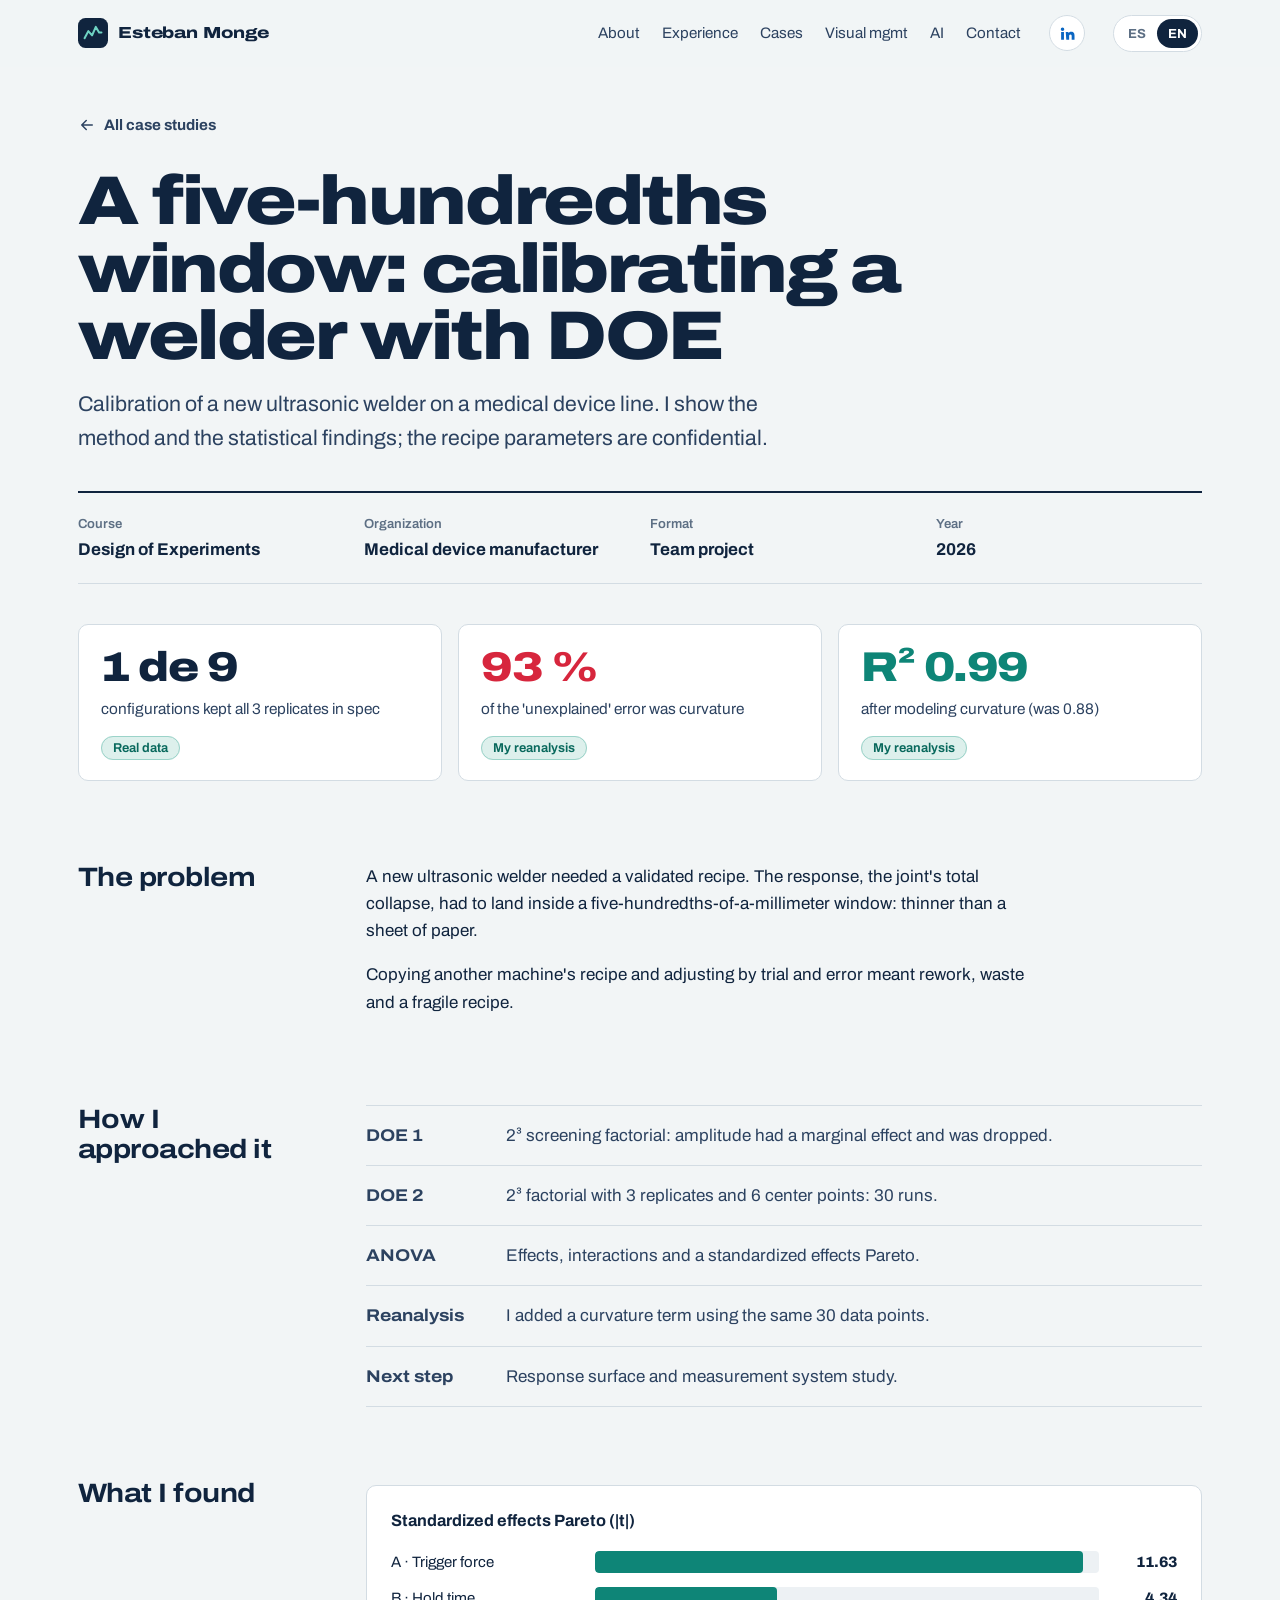
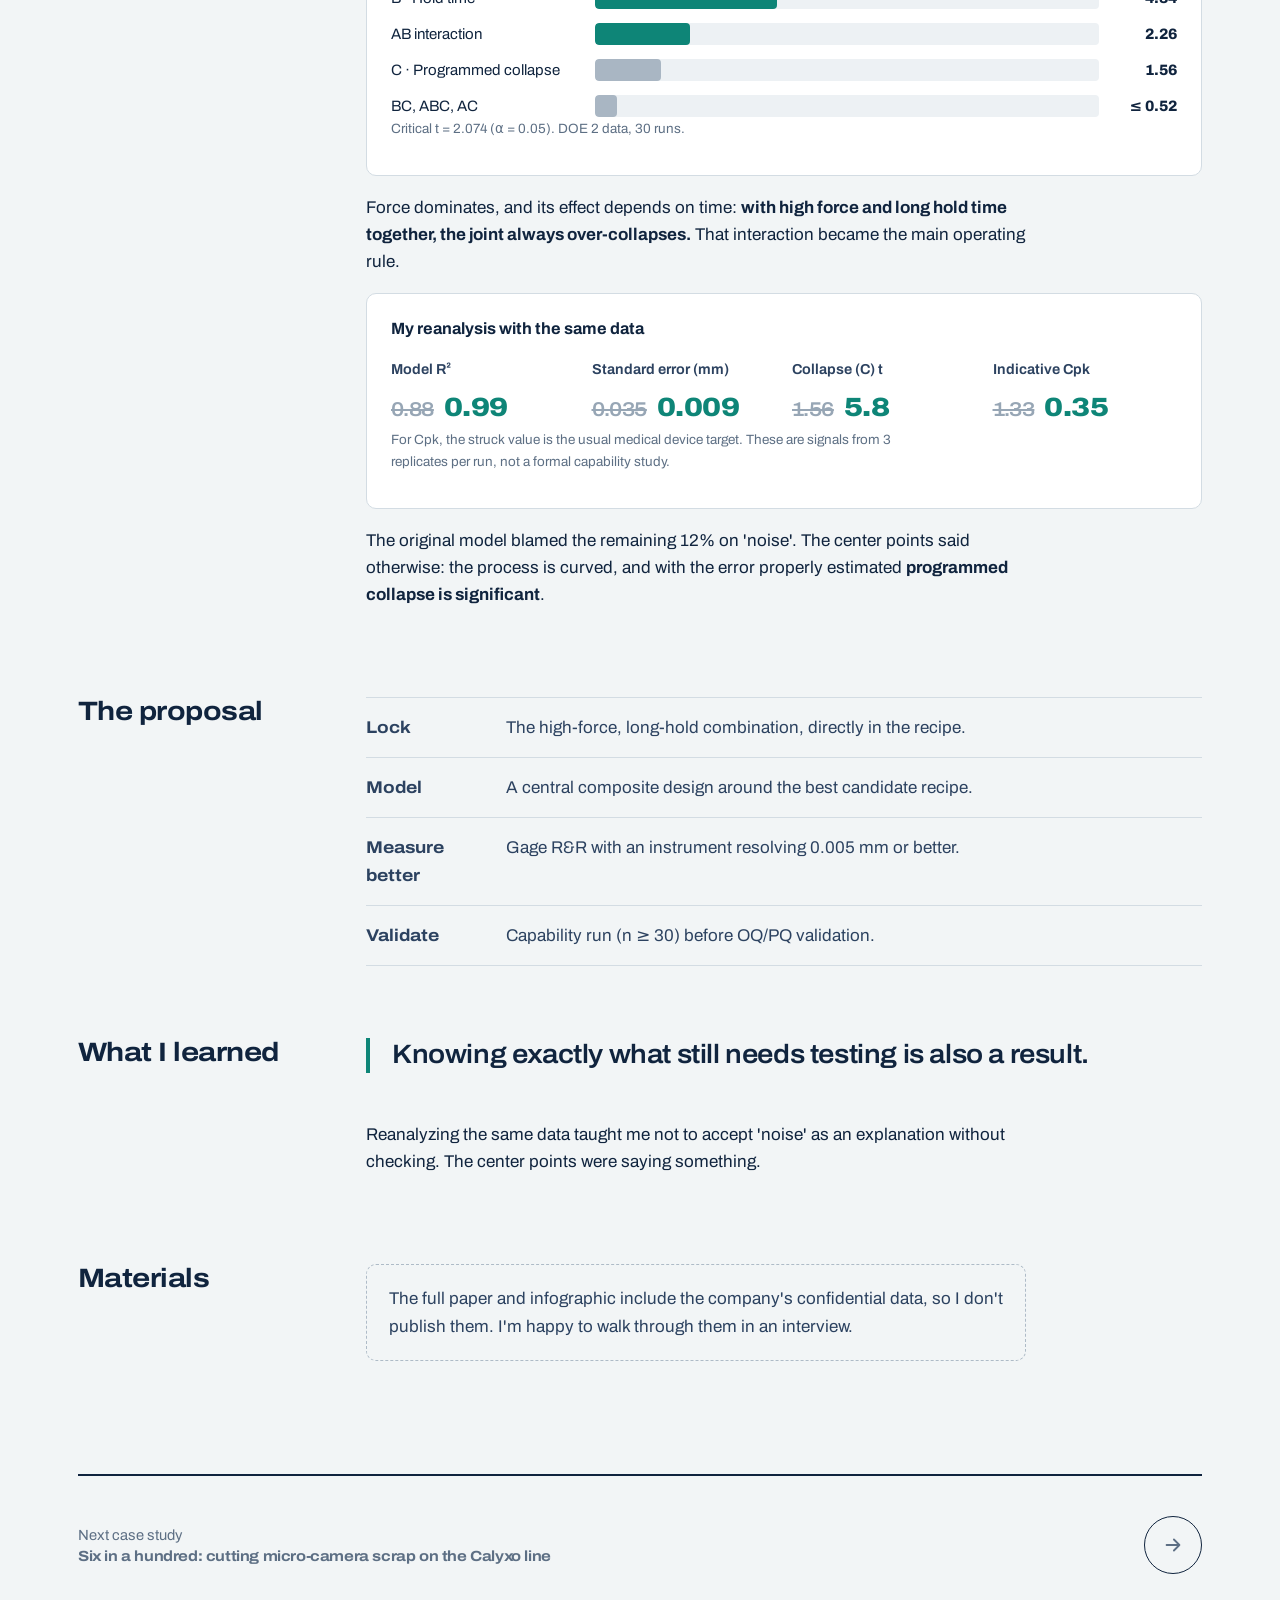
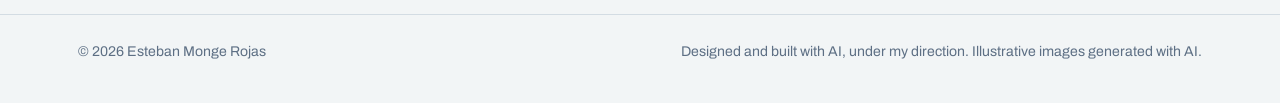
<file: casos/doe-soldadura.html>
<!doctype html>
<html lang="es" data-lang="es" data-title-es="Una ventana de cinco centésimas: calibrar una soldadora con DOE · Esteban Monge" data-title-en="A five-hundredths window: calibrating a welder with DOE · Esteban Monge">
<head>
<meta charset="utf-8">
<meta name="viewport" content="width=device-width, initial-scale=1">
<title>Una ventana de cinco centésimas: calibrar una soldadora con DOE · Esteban Monge</title>
<meta name="description" content="Calibración de una soldadora ultrasónica nueva en una línea de dispositivos médicos. Muestro el método y los hallazgos estadísticos; los parámetros de la receta son confidenciales.">
<meta name="author" content="Esteban Monge Rojas">
<meta property="og:type" content="website">
<meta property="og:title" content="Una ventana de cinco centésimas: calibrar una soldadora con DOE · Esteban Monge">
<meta property="og:description" content="Calibración de una soldadora ultrasónica nueva en una línea de dispositivos médicos. Muestro el método y los hallazgos estadísticos; los parámetros de la receta son confidenciales.">
<meta property="og:image" content="../assets/img/og-image.png">
<meta name="twitter:card" content="summary_large_image">
<meta name="theme-color" content="#10243E">
<link rel="icon" href="../assets/img/favicon.svg" type="image/svg+xml">
<link rel="preload" href="../assets/fonts/archivo-wdth.woff2" as="font" type="font/woff2" crossorigin>
<link rel="stylesheet" href="../assets/css/site.css">
<script>(function(){try{var q=new URLSearchParams(location.search).get("lang"),s=localStorage.getItem("lang"),l=q||s||((navigator.language||"es").toLowerCase().indexOf("en")===0?"en":"es");document.documentElement.setAttribute("data-lang",l);document.documentElement.lang=l}catch(e){}})();</script>
<noscript><style>[lang="en"]:not(html){display:none!important}</style></noscript>
</head>
<body>
<a class="skip" href="#main"><span lang="es">Saltar al contenido</span><span lang="en">Skip to content</span></a><header class="nav"><div class="wrap">
<a class="mark" href="../index.html" aria-label="Esteban Monge Rojas"><svg viewBox="0 0 32 32" aria-hidden="true"><rect width="32" height="32" rx="8" fill="#10243E"/><path d="M7 21.5 11 14l4 4.5 4-9 3.5 6H25" fill="none" stroke="#6FD3C3" stroke-width="2.2" stroke-linecap="round" stroke-linejoin="round"/></svg><span>Esteban Monge</span></a>
<button class="menu-btn" aria-expanded="false" aria-controls="menu" data-aria-es="Abrir menú" data-aria-en="Open menu" aria-label="Abrir menú"><svg viewBox="0 0 24 24" fill="none" stroke="currentColor" stroke-width="2" stroke-linecap="round" aria-hidden="true"><path d="M4 7h16M4 12h16M4 17h16"/></svg></button>
<ul id="menu"><li><a href="../index.html#sobre-mi"><span lang="es">Sobre mí</span><span lang="en">About</span></a></li><li><a href="../index.html#trayectoria"><span lang="es">Trayectoria</span><span lang="en">Experience</span></a></li><li><a href="../index.html#casos"><span lang="es">Casos</span><span lang="en">Cases</span></a></li><li><a href="../index.html#gestion-visual"><span lang="es">Gestión visual</span><span lang="en">Visual mgmt</span></a></li><li><a href="../index.html#ia"><span lang="es">IA</span><span lang="en">AI</span></a></li><li><a href="../index.html#contacto"><span lang="es">Contacto</span><span lang="en">Contact</span></a></li></ul>
<a class="nav-in" href="https://www.linkedin.com/in/esteban-monge-/" target="_blank" rel="noopener" aria-label="LinkedIn"><svg viewBox="0 0 24 24" fill="currentColor" aria-hidden="true"><path d="M4.98 3.5a2.5 2.5 0 1 1 0 5 2.5 2.5 0 0 1 0-5zM3 9.75h4v11H3zM9.5 9.75h3.8v1.6h.06c.53-.95 1.83-1.95 3.77-1.95 4.03 0 4.77 2.55 4.77 5.87v5.48h-4v-4.86c0-1.16-.02-2.65-1.66-2.65-1.66 0-1.92 1.25-1.92 2.56v4.95h-4z"/></svg></a>
<div class="lang" role="group" aria-label="Idioma / Language"><button type="button" data-set="es" aria-pressed="true">ES</button><button type="button" data-set="en" aria-pressed="false">EN</button></div>
</div></header><main id="main"><div class="wrap">
<div class="case-hero">
<a class="back" href="../index.html#casos"><svg viewBox="0 0 24 24" fill="none" stroke="currentColor" stroke-width="2" stroke-linecap="round" stroke-linejoin="round" aria-hidden="true"><path d="M19 12H5M11 18l-6-6 6-6"/></svg><span lang="es">Todos los casos</span><span lang="en">All case studies</span></a>
<h1><span lang="es">Una ventana de cinco centésimas: calibrar una soldadora con DOE</span><span lang="en">A five-hundredths window: calibrating a welder with DOE</span></h1>
<p lang="es" class="sub">Calibración de una soldadora ultrasónica nueva en una línea de dispositivos médicos. Muestro el método y los hallazgos estadísticos; los parámetros de la receta son confidenciales.</p><p lang="en" class="sub">Calibration of a new ultrasonic welder on a medical device line. I show the method and the statistical findings; the recipe parameters are confidential.</p>
<dl class="ctx"><div><dt><span lang="es">Curso</span><span lang="en">Course</span></dt><dd><span lang="es">Diseño de Experimentos</span><span lang="en">Design of Experiments</span></dd></div><div><dt><span lang="es">Organización</span><span lang="en">Organization</span></dt><dd><span lang="es">Manufactura de dispositivos médicos</span><span lang="en">Medical device manufacturer</span></dd></div><div><dt><span lang="es">Formato</span><span lang="en">Format</span></dt><dd><span lang="es">Proyecto en equipo</span><span lang="en">Team project</span></dd></div><div><dt><span lang="es">Año</span><span lang="en">Year</span></dt><dd><span lang="es">2026</span><span lang="en">2026</span></dd></div></dl>

<div class="results"><div class="res"><div class="v "><span lang="es">1 de 9</span><span lang="en">1 de 9</span></div><p lang="es">configuraciones mantuvo sus 3 réplicas dentro del rango</p><p lang="en">configurations kept all 3 replicates in spec</p><span class="chip real"><span lang="es">Dato real</span><span lang="en">Real data</span></span></div><div class="res"><div class="v out"><span lang="es">93 %</span><span lang="en">93 %</span></div><p lang="es">del error «no explicado» era curvatura</p><p lang="en">of the 'unexplained' error was curvature</p><span class="chip real"><span lang="es">Reanálisis propio</span><span lang="en">My reanalysis</span></span></div><div class="res"><div class="v ok"><span lang="es">R² 0,99</span><span lang="en">R² 0.99</span></div><p lang="es">al modelar la curvatura (antes 0,88)</p><p lang="en">after modeling curvature (was 0.88)</p><span class="chip real"><span lang="es">Reanálisis propio</span><span lang="en">My reanalysis</span></span></div></div>
</div>

<section class="chapter"><h2><span lang="es">El problema</span><span lang="en">The problem</span></h2><div class="txt"><p lang="es">Una soldadora ultrasónica nueva necesitaba una receta validada. La respuesta, el colapso total de la unión, debía quedar dentro de una ventana de cinco centésimas de milímetro: menos que el grosor de una hoja de papel.</p><p lang="en">A new ultrasonic welder needed a validated recipe. The response, the joint's total collapse, had to land inside a five-hundredths-of-a-millimeter window: thinner than a sheet of paper.</p><p lang="es">Copiar la receta de otra máquina y ajustar a prueba y error implicaba retrabajo, desperdicio y una receta poco robusta.</p><p lang="en">Copying another machine's recipe and adjusting by trial and error meant rework, waste and a fragile recipe.</p></div></section>
<section class="chapter"><h2><span lang="es">Cómo lo abordé</span><span lang="en">How I approached it</span></h2><div class="txt"><ol class="phases"><li><b><span lang="es">DOE 1</span><span lang="en">DOE 1</span></b><span><span lang="es">Factorial 2³ de tamizado: la amplitud tuvo un efecto marginal y salió del estudio.</span><span lang="en">2³ screening factorial: amplitude had a marginal effect and was dropped.</span></span></li><li><b><span lang="es">DOE 2</span><span lang="en">DOE 2</span></b><span><span lang="es">Factorial 2³ con 3 réplicas y 6 puntos centrales: 30 corridas.</span><span lang="en">2³ factorial with 3 replicates and 6 center points: 30 runs.</span></span></li><li><b><span lang="es">ANOVA</span><span lang="en">ANOVA</span></b><span><span lang="es">Efectos, interacciones y Pareto de efectos estandarizados.</span><span lang="en">Effects, interactions and a standardized effects Pareto.</span></span></li><li><b><span lang="es">Reanálisis</span><span lang="en">Reanalysis</span></b><span><span lang="es">Agregué un término de curvatura con los mismos 30 datos.</span><span lang="en">I added a curvature term using the same 30 data points.</span></span></li><li><b><span lang="es">Siguiente paso</span><span lang="en">Next step</span></b><span><span lang="es">Superficie de respuesta y estudio del sistema de medición.</span><span lang="en">Response surface and measurement system study.</span></span></li></ol></div></section>
<section class="chapter"><h2><span lang="es">Lo que encontré</span><span lang="en">What I found</span></h2><div class="txt"><div class="chart reveal"><h3><span lang="es">Pareto de efectos estandarizados (|t|)</span><span lang="en">Standardized effects Pareto (|t|)</span></h3><div class="hbars"><div class="hb good"><span><span lang="es">A · Fuerza de disparo</span><span lang="en">A · Trigger force</span></span><span class="tr"><i style="width:96.9%"></i></span><span class="val"><span lang="es">11,63</span><span lang="en">11.63</span></span></div><div class="hb good"><span><span lang="es">B · Tiempo de sostenimiento</span><span lang="en">B · Hold time</span></span><span class="tr"><i style="width:36.2%"></i></span><span class="val"><span lang="es">4,34</span><span lang="en">4.34</span></span></div><div class="hb good"><span><span lang="es">Interacción AB</span><span lang="en">AB interaction</span></span><span class="tr"><i style="width:18.8%"></i></span><span class="val"><span lang="es">2,26</span><span lang="en">2.26</span></span></div><div class="hb dim"><span><span lang="es">C · Colapso programado</span><span lang="en">C · Programmed collapse</span></span><span class="tr"><i style="width:13.0%"></i></span><span class="val"><span lang="es">1,56</span><span lang="en">1.56</span></span></div><div class="hb dim"><span><span lang="es">BC, ABC, AC</span><span lang="en">BC, ABC, AC</span></span><span class="tr"><i style="width:4.3%"></i></span><span class="val"><span lang="es">≤ 0,52</span><span lang="en">≤ 0.52</span></span></div></div><p class="source"><span lang="es">Valor crítico t = 2,074 (α = 0,05). Datos del DOE 2, 30 corridas.</span><span lang="en">Critical t = 2.074 (α = 0.05). DOE 2 data, 30 runs.</span></p></div><p lang="es">La fuerza domina, y su efecto depende del tiempo: <b>con fuerza y tiempo altos a la vez, la unión se sobrecolapsa siempre.</b> Esa interacción se convirtió en la regla operativa principal.</p><p lang="en">Force dominates, and its effect depends on time: <b>with high force and long hold time together, the joint always over-collapses.</b> That interaction became the main operating rule.</p><div class="chart reveal"><h3><span lang="es">Mi reanálisis con los mismos datos</span><span lang="en">My reanalysis with the same data</span></h3><div class="vs"><div><b><span lang="es">R² del modelo</span><span lang="en">Model R²</span></b><span class="pair"><s><span lang="es">0,88</span><span lang="en">0.88</span></s><em><span lang="es">0,99</span><span lang="en">0.99</span></em></span></div><div><b><span lang="es">Error estándar (mm)</span><span lang="en">Standard error (mm)</span></b><span class="pair"><s><span lang="es">0,035</span><span lang="en">0.035</span></s><em><span lang="es">0,009</span><span lang="en">0.009</span></em></span></div><div><b><span lang="es">t del colapso (C)</span><span lang="en">Collapse (C) t</span></b><span class="pair"><s><span lang="es">1,56</span><span lang="en">1.56</span></s><em><span lang="es">5,8</span><span lang="en">5.8</span></em></span></div><div><b><span lang="es">Cpk indicativo</span><span lang="en">Indicative Cpk</span></b><span class="pair"><s><span lang="es">1,33</span><span lang="en">1.33</span></s><em><span lang="es">0,35</span><span lang="en">0.35</span></em></span></div></div><p class="source"><span lang="es">En Cpk, el valor tachado es la meta habitual en dispositivos médicos. Son señales con 3 réplicas por tratamiento, no un estudio formal de capacidad.</span><span lang="en">For Cpk, the struck value is the usual medical device target. These are signals from 3 replicates per run, not a formal capability study.</span></p></div><p lang="es">El modelo original atribuía el 12 % restante a «ruido». Los puntos centrales decían otra cosa: el proceso es curvo, y con el error bien estimado <b>el colapso programado sí es significativo</b>.</p><p lang="en">The original model blamed the remaining 12% on 'noise'. The center points said otherwise: the process is curved, and with the error properly estimated <b>programmed collapse is significant</b>.</p></div></section>
<section class="chapter"><h2><span lang="es">La propuesta</span><span lang="en">The proposal</span></h2><div class="txt"><ol class="phases"><li><b><span lang="es">Bloquear</span><span lang="en">Lock</span></b><span><span lang="es">La combinación de fuerza y tiempo altos, directamente en la receta.</span><span lang="en">The high-force, long-hold combination, directly in the recipe.</span></span></li><li><b><span lang="es">Modelar</span><span lang="en">Model</span></b><span><span lang="es">Un diseño central compuesto alrededor de la mejor receta candidata.</span><span lang="en">A central composite design around the best candidate recipe.</span></span></li><li><b><span lang="es">Medir mejor</span><span lang="en">Measure better</span></b><span><span lang="es">Gage R&R con un instrumento de resolución de 0,005 mm o mejor.</span><span lang="en">Gage R&R with an instrument resolving 0.005 mm or better.</span></span></li><li><b><span lang="es">Validar</span><span lang="en">Validate</span></b><span><span lang="es">Corrida de capacidad (n ≥ 30) antes de la validación OQ/PQ.</span><span lang="en">Capability run (n ≥ 30) before OQ/PQ validation.</span></span></li></ol></div></section>
<section class="chapter"><h2><span lang="es">Lo que aprendí</span><span lang="en">What I learned</span></h2><div class="txt"><p lang="es" class="quote">Saber exactamente qué falta probar también es un resultado.</p><p lang="en" class="quote">Knowing exactly what still needs testing is also a result.</p><div style="height:22px"></div><p lang="es">Reanalizar los mismos datos me enseñó a no aceptar «ruido» como explicación sin verificarlo. Los puntos centrales estaban diciendo algo.</p><p lang="en">Reanalyzing the same data taught me not to accept 'noise' as an explanation without checking. The center points were saying something.</p></div></section>
<section class="chapter"><h2><span lang="es">Materiales</span><span lang="en">Materials</span></h2><div class="txt"><p lang="es" class="locked">El paper y la infografía completos incluyen datos confidenciales de la empresa, así que no los publico. Con gusto los presento en una entrevista.</p><p lang="en" class="locked">The full paper and infographic include the company's confidential data, so I don't publish them. I'm happy to walk through them in an interview.</p></div></section>
<a class="next" href="viant-calyxo.html"><div><span><span lang="es">Siguiente caso</span><span lang="en">Next case study</span></span><b><span lang="es">Seis de cada cien: reducir el scrap de microcámaras en la línea Calyxo</span><span lang="en">Six in a hundred: cutting micro-camera scrap on the Calyxo line</span></b></div><span class="go-c"><svg viewBox="0 0 24 24" fill="none" stroke="currentColor" stroke-width="2" stroke-linecap="round" stroke-linejoin="round" aria-hidden="true"><path d="M5 12h14M13 6l6 6-6 6"/></svg></span></a>
</div></main><footer><div class="wrap">
<span>© 2026 Esteban Monge Rojas</span>
<span><span lang="es">Diseñado y construido con IA, bajo mi dirección. Imágenes ilustrativas generadas con IA.</span><span lang="en">Designed and built with AI, under my direction. Illustrative images generated with AI.</span></span>
</div></footer>
<script src="../assets/js/site.js" defer></script>
</body></html>
</file>
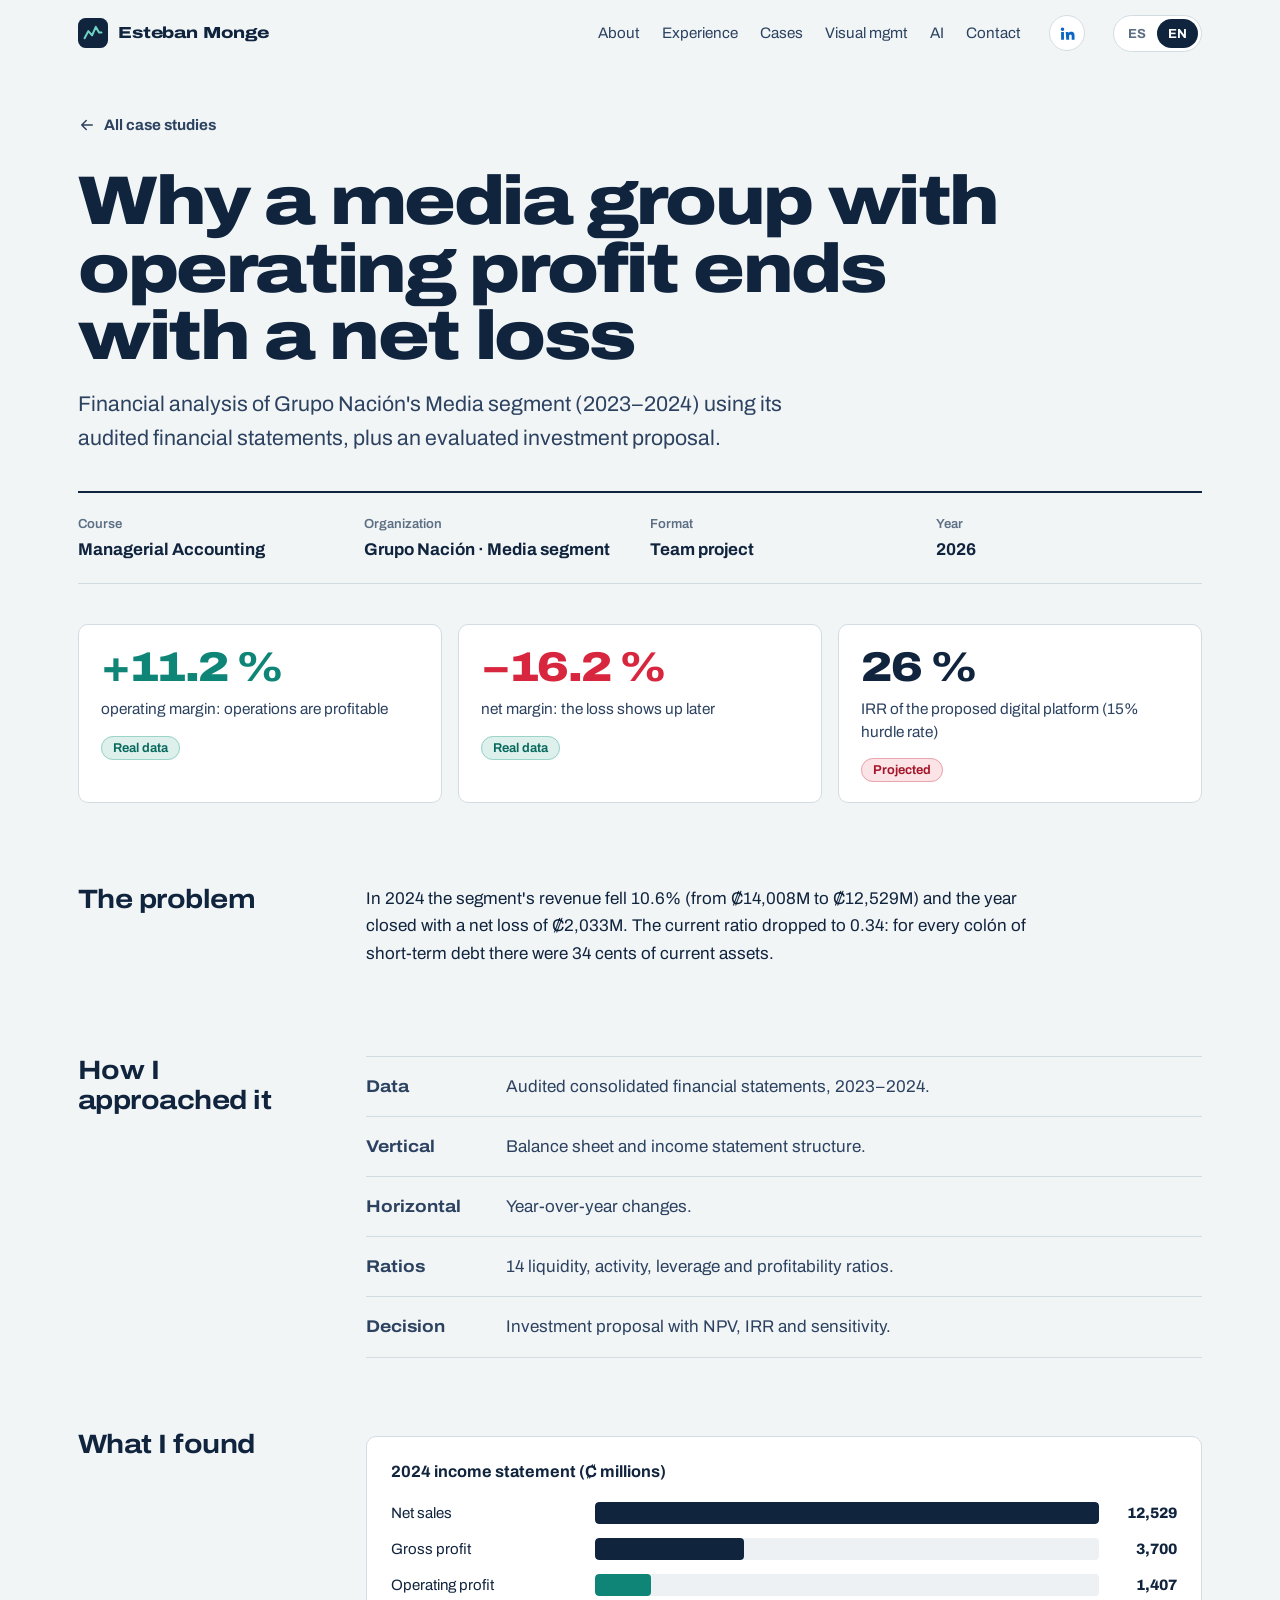
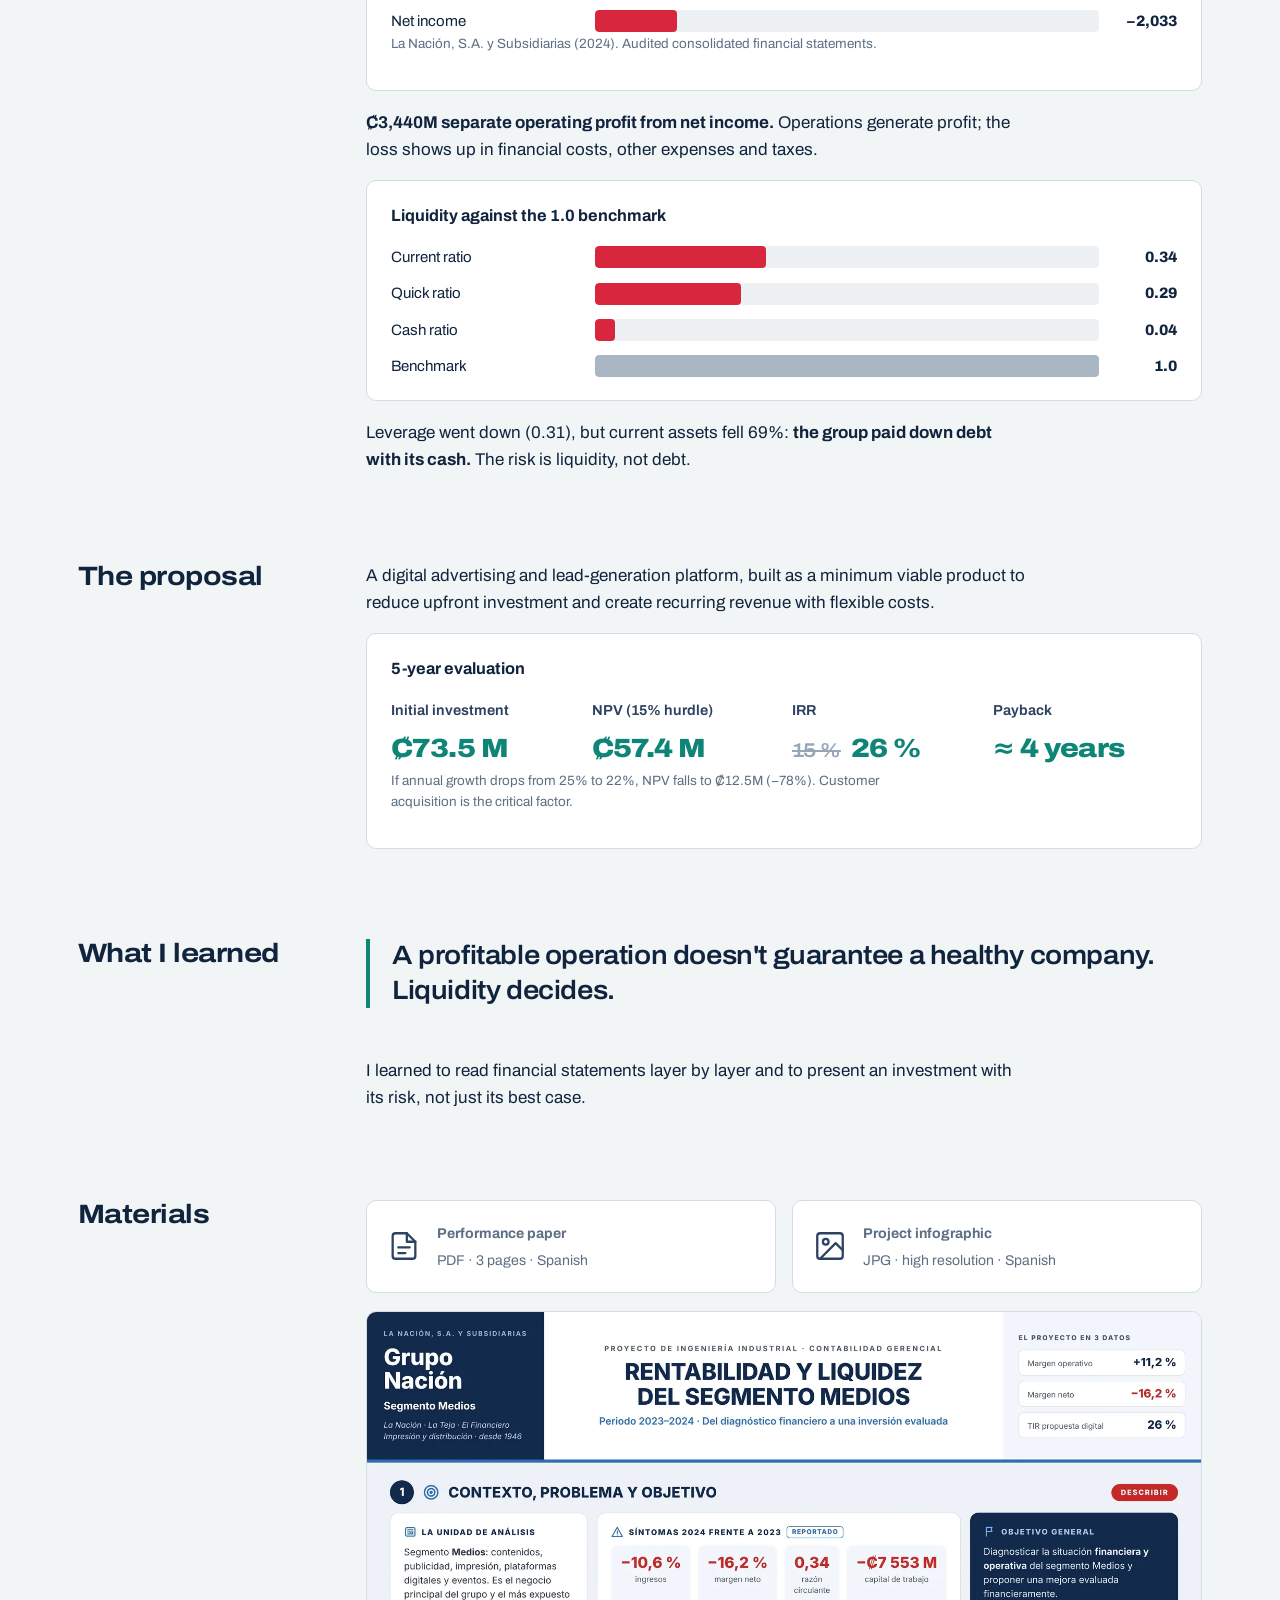
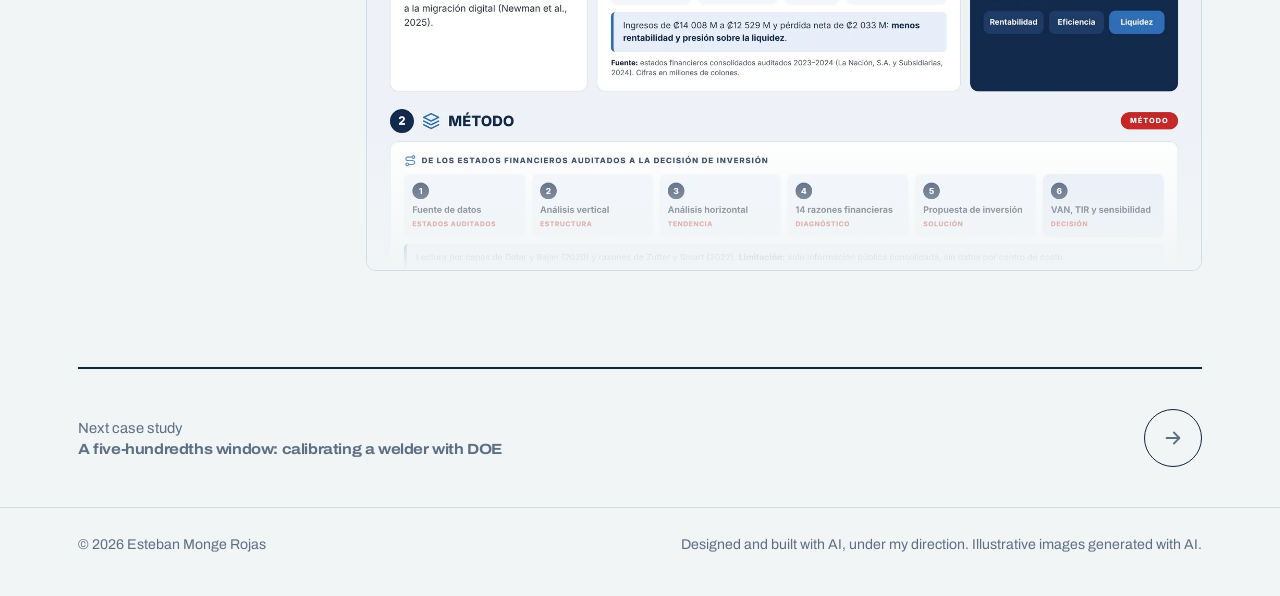
<file: casos/grupo-nacion.html>
<!doctype html>
<html lang="es" data-lang="es" data-title-es="Por qué un medio rentable en su operación cierra con pérdida · Esteban Monge" data-title-en="Why a media group with operating profit ends with a net loss · Esteban Monge">
<head>
<meta charset="utf-8">
<meta name="viewport" content="width=device-width, initial-scale=1">
<title>Por qué un medio rentable en su operación cierra con pérdida · Esteban Monge</title>
<meta name="description" content="Análisis financiero del segmento Medios de Grupo Nación (2023–2024) con sus estados financieros auditados, y una propuesta de inversión evaluada.">
<meta name="author" content="Esteban Monge Rojas">
<meta property="og:type" content="website">
<meta property="og:title" content="Por qué un medio rentable en su operación cierra con pérdida · Esteban Monge">
<meta property="og:description" content="Análisis financiero del segmento Medios de Grupo Nación (2023–2024) con sus estados financieros auditados, y una propuesta de inversión evaluada.">
<meta property="og:image" content="../assets/img/og-image.png">
<meta name="twitter:card" content="summary_large_image">
<meta name="theme-color" content="#10243E">
<link rel="icon" href="../assets/img/favicon.svg" type="image/svg+xml">
<link rel="preload" href="../assets/fonts/archivo-wdth.woff2" as="font" type="font/woff2" crossorigin>
<link rel="stylesheet" href="../assets/css/site.css">
<script>(function(){try{var q=new URLSearchParams(location.search).get("lang"),s=localStorage.getItem("lang"),l=q||s||((navigator.language||"es").toLowerCase().indexOf("en")===0?"en":"es");document.documentElement.setAttribute("data-lang",l);document.documentElement.lang=l}catch(e){}})();</script>
<noscript><style>[lang="en"]:not(html){display:none!important}</style></noscript>
</head>
<body>
<a class="skip" href="#main"><span lang="es">Saltar al contenido</span><span lang="en">Skip to content</span></a><header class="nav"><div class="wrap">
<a class="mark" href="../index.html" aria-label="Esteban Monge Rojas"><svg viewBox="0 0 32 32" aria-hidden="true"><rect width="32" height="32" rx="8" fill="#10243E"/><path d="M7 21.5 11 14l4 4.5 4-9 3.5 6H25" fill="none" stroke="#6FD3C3" stroke-width="2.2" stroke-linecap="round" stroke-linejoin="round"/></svg><span>Esteban Monge</span></a>
<button class="menu-btn" aria-expanded="false" aria-controls="menu" data-aria-es="Abrir menú" data-aria-en="Open menu" aria-label="Abrir menú"><svg viewBox="0 0 24 24" fill="none" stroke="currentColor" stroke-width="2" stroke-linecap="round" aria-hidden="true"><path d="M4 7h16M4 12h16M4 17h16"/></svg></button>
<ul id="menu"><li><a href="../index.html#sobre-mi"><span lang="es">Sobre mí</span><span lang="en">About</span></a></li><li><a href="../index.html#trayectoria"><span lang="es">Trayectoria</span><span lang="en">Experience</span></a></li><li><a href="../index.html#casos"><span lang="es">Casos</span><span lang="en">Cases</span></a></li><li><a href="../index.html#gestion-visual"><span lang="es">Gestión visual</span><span lang="en">Visual mgmt</span></a></li><li><a href="../index.html#ia"><span lang="es">IA</span><span lang="en">AI</span></a></li><li><a href="../index.html#contacto"><span lang="es">Contacto</span><span lang="en">Contact</span></a></li></ul>
<a class="nav-in" href="https://www.linkedin.com/in/esteban-monge-/" target="_blank" rel="noopener" aria-label="LinkedIn"><svg viewBox="0 0 24 24" fill="currentColor" aria-hidden="true"><path d="M4.98 3.5a2.5 2.5 0 1 1 0 5 2.5 2.5 0 0 1 0-5zM3 9.75h4v11H3zM9.5 9.75h3.8v1.6h.06c.53-.95 1.83-1.95 3.77-1.95 4.03 0 4.77 2.55 4.77 5.87v5.48h-4v-4.86c0-1.16-.02-2.65-1.66-2.65-1.66 0-1.92 1.25-1.92 2.56v4.95h-4z"/></svg></a>
<div class="lang" role="group" aria-label="Idioma / Language"><button type="button" data-set="es" aria-pressed="true">ES</button><button type="button" data-set="en" aria-pressed="false">EN</button></div>
</div></header><main id="main"><div class="wrap">
<div class="case-hero">
<a class="back" href="../index.html#casos"><svg viewBox="0 0 24 24" fill="none" stroke="currentColor" stroke-width="2" stroke-linecap="round" stroke-linejoin="round" aria-hidden="true"><path d="M19 12H5M11 18l-6-6 6-6"/></svg><span lang="es">Todos los casos</span><span lang="en">All case studies</span></a>
<h1><span lang="es">Por qué un medio rentable en su operación cierra con pérdida</span><span lang="en">Why a media group with operating profit ends with a net loss</span></h1>
<p lang="es" class="sub">Análisis financiero del segmento Medios de Grupo Nación (2023–2024) con sus estados financieros auditados, y una propuesta de inversión evaluada.</p><p lang="en" class="sub">Financial analysis of Grupo Nación's Media segment (2023–2024) using its audited financial statements, plus an evaluated investment proposal.</p>
<dl class="ctx"><div><dt><span lang="es">Curso</span><span lang="en">Course</span></dt><dd><span lang="es">Contabilidad Gerencial</span><span lang="en">Managerial Accounting</span></dd></div><div><dt><span lang="es">Organización</span><span lang="en">Organization</span></dt><dd><span lang="es">Grupo Nación · segmento Medios</span><span lang="en">Grupo Nación · Media segment</span></dd></div><div><dt><span lang="es">Formato</span><span lang="en">Format</span></dt><dd><span lang="es">Proyecto en equipo</span><span lang="en">Team project</span></dd></div><div><dt><span lang="es">Año</span><span lang="en">Year</span></dt><dd><span lang="es">2026</span><span lang="en">2026</span></dd></div></dl>


<div class="results"><div class="res"><div class="v ok"><span lang="es">+11,2 %</span><span lang="en">+11.2 %</span></div><p lang="es">margen operativo: la operación sí es rentable</p><p lang="en">operating margin: operations are profitable</p><span class="chip real"><span lang="es">Dato real</span><span lang="en">Real data</span></span></div><div class="res"><div class="v out"><span lang="es">−16,2 %</span><span lang="en">−16.2 %</span></div><p lang="es">margen neto: la pérdida aparece después</p><p lang="en">net margin: the loss shows up later</p><span class="chip real"><span lang="es">Dato real</span><span lang="en">Real data</span></span></div><div class="res"><div class="v "><span lang="es">26 %</span><span lang="en">26 %</span></div><p lang="es">TIR de la plataforma digital propuesta (TREMA 15 %)</p><p lang="en">IRR of the proposed digital platform (15% hurdle rate)</p><span class="chip proj"><span lang="es">Proyectado</span><span lang="en">Projected</span></span></div></div>
</div>

<section class="chapter"><h2><span lang="es">El problema</span><span lang="en">The problem</span></h2><div class="txt"><p lang="es">En 2024 los ingresos del segmento cayeron 10,6 % (de ₡14 008 M a ₡12 529 M) y el año cerró con una pérdida neta de ₡2 033 M. La razón circulante bajó a 0,34: por cada colón de deuda de corto plazo había 34 céntimos de activo corriente.</p><p lang="en">In 2024 the segment's revenue fell 10.6% (from ₡14,008M to ₡12,529M) and the year closed with a net loss of ₡2,033M. The current ratio dropped to 0.34: for every colón of short-term debt there were 34 cents of current assets.</p></div></section>
<section class="chapter"><h2><span lang="es">Cómo lo abordé</span><span lang="en">How I approached it</span></h2><div class="txt"><ol class="phases"><li><b><span lang="es">Datos</span><span lang="en">Data</span></b><span><span lang="es">Estados financieros consolidados y auditados 2023–2024.</span><span lang="en">Audited consolidated financial statements, 2023–2024.</span></span></li><li><b><span lang="es">Vertical</span><span lang="en">Vertical</span></b><span><span lang="es">Estructura del balance y del estado de resultados.</span><span lang="en">Balance sheet and income statement structure.</span></span></li><li><b><span lang="es">Horizontal</span><span lang="en">Horizontal</span></b><span><span lang="es">Variaciones de un año a otro.</span><span lang="en">Year-over-year changes.</span></span></li><li><b><span lang="es">Razones</span><span lang="en">Ratios</span></b><span><span lang="es">14 razones de liquidez, actividad, endeudamiento y rentabilidad.</span><span lang="en">14 liquidity, activity, leverage and profitability ratios.</span></span></li><li><b><span lang="es">Decisión</span><span lang="en">Decision</span></b><span><span lang="es">Propuesta de inversión con VAN, TIR y sensibilidad.</span><span lang="en">Investment proposal with NPV, IRR and sensitivity.</span></span></li></ol></div></section>
<section class="chapter"><h2><span lang="es">Lo que encontré</span><span lang="en">What I found</span></h2><div class="txt"><div class="chart reveal"><h3><span lang="es">Estado de resultados 2024 (₡ millones)</span><span lang="en">2024 income statement (₡ millions)</span></h3><div class="hbars"><div class="hb "><span><span lang="es">Ventas netas</span><span lang="en">Net sales</span></span><span class="tr"><i style="width:100.0%"></i></span><span class="val"><span lang="es">12 529</span><span lang="en">12,529</span></span></div><div class="hb "><span><span lang="es">Utilidad bruta</span><span lang="en">Gross profit</span></span><span class="tr"><i style="width:29.5%"></i></span><span class="val"><span lang="es">3 700</span><span lang="en">3,700</span></span></div><div class="hb good"><span><span lang="es">Utilidad operativa</span><span lang="en">Operating profit</span></span><span class="tr"><i style="width:11.2%"></i></span><span class="val"><span lang="es">1 407</span><span lang="en">1,407</span></span></div><div class="hb hl"><span><span lang="es">Utilidad neta</span><span lang="en">Net income</span></span><span class="tr"><i style="width:16.2%"></i></span><span class="val"><span lang="es">−2 033</span><span lang="en">−2,033</span></span></div></div><p class="source"><span lang="es">La Nación, S.A. y Subsidiarias (2024). Estados financieros consolidados auditados.</span><span lang="en">La Nación, S.A. y Subsidiarias (2024). Audited consolidated financial statements.</span></p></div><p lang="es"><b>₡3 440 M separan la utilidad operativa de la neta.</b> La operación genera utilidad; la pérdida aparece en gastos financieros, otros gastos e impuestos.</p><p lang="en"><b>₡3,440M separate operating profit from net income.</b> Operations generate profit; the loss shows up in financial costs, other expenses and taxes.</p><div class="chart reveal"><h3><span lang="es">Liquidez frente a la referencia de 1,0</span><span lang="en">Liquidity against the 1.0 benchmark</span></h3><div class="hbars"><div class="hb hl"><span><span lang="es">Razón circulante</span><span lang="en">Current ratio</span></span><span class="tr"><i style="width:34.0%"></i></span><span class="val"><span lang="es">0,34</span><span lang="en">0.34</span></span></div><div class="hb hl"><span><span lang="es">Prueba ácida</span><span lang="en">Quick ratio</span></span><span class="tr"><i style="width:29.0%"></i></span><span class="val"><span lang="es">0,29</span><span lang="en">0.29</span></span></div><div class="hb hl"><span><span lang="es">Razón de efectivo</span><span lang="en">Cash ratio</span></span><span class="tr"><i style="width:4.0%"></i></span><span class="val"><span lang="es">0,04</span><span lang="en">0.04</span></span></div><div class="hb dim"><span><span lang="es">Referencia</span><span lang="en">Benchmark</span></span><span class="tr"><i style="width:100.0%"></i></span><span class="val"><span lang="es">1,0</span><span lang="en">1.0</span></span></div></div></div><p lang="es">El endeudamiento bajó (0,31), pero el activo corriente cayó 69 %: <b>el grupo redujo deuda a costa de su caja.</b> El riesgo es de liquidez, no de deuda.</p><p lang="en">Leverage went down (0.31), but current assets fell 69%: <b>the group paid down debt with its cash.</b> The risk is liquidity, not debt.</p></div></section>
<section class="chapter"><h2><span lang="es">La propuesta</span><span lang="en">The proposal</span></h2><div class="txt"><p lang="es">Una plataforma digital de publicidad y generación de leads, construida como producto mínimo viable para reducir la inversión inicial y crear ingresos recurrentes con costos flexibles.</p><p lang="en">A digital advertising and lead-generation platform, built as a minimum viable product to reduce upfront investment and create recurring revenue with flexible costs.</p><div class="chart reveal"><h3><span lang="es">Evaluación a 5 años</span><span lang="en">5-year evaluation</span></h3><div class="vs"><div><b><span lang="es">Inversión inicial</span><span lang="en">Initial investment</span></b><span class="pair"><em><span lang="es">₡73,5 M</span><span lang="en">₡73.5 M</span></em></span></div><div><b><span lang="es">VAN (TREMA 15 %)</span><span lang="en">NPV (15% hurdle)</span></b><span class="pair"><em><span lang="es">₡57,4 M</span><span lang="en">₡57.4 M</span></em></span></div><div><b><span lang="es">TIR</span><span lang="en">IRR</span></b><span class="pair"><s><span lang="es">15 %</span><span lang="en">15 %</span></s><em><span lang="es">26 %</span><span lang="en">26 %</span></em></span></div><div><b><span lang="es">Recuperación</span><span lang="en">Payback</span></b><span class="pair"><em><span lang="es">≈ 4 años</span><span lang="en">≈ 4 years</span></em></span></div></div><p class="source"><span lang="es">Si el crecimiento anual baja de 25 % a 22 %, el VAN cae a ₡12,5 M (−78 %). Captar clientes es el factor crítico.</span><span lang="en">If annual growth drops from 25% to 22%, NPV falls to ₡12.5M (−78%). Customer acquisition is the critical factor.</span></p></div></div></section>
<section class="chapter"><h2><span lang="es">Lo que aprendí</span><span lang="en">What I learned</span></h2><div class="txt"><p lang="es" class="quote">Una operación rentable no garantiza una empresa sana. La liquidez decide.</p><p lang="en" class="quote">A profitable operation doesn't guarantee a healthy company. Liquidity decides.</p><div style="height:22px"></div><p lang="es">Aprendí a leer los estados financieros por capas y a presentar una inversión con su riesgo, no solo con su mejor escenario.</p><p lang="en">I learned to read financial statements layer by layer and to present an investment with its risk, not just its best case.</p></div></section>
<section class="chapter"><h2><span lang="es">Materiales</span><span lang="en">Materials</span></h2><div class="txt"><div class="docs"><a class="doc" href="../assets/docs/paper-grupo-nacion.pdf" target="_blank" rel="noopener"><svg viewBox="0 0 24 24" fill="none" stroke="currentColor" stroke-width="1.6" stroke-linecap="round" stroke-linejoin="round" aria-hidden="true"><path d="M14 3H6a2 2 0 0 0-2 2v14a2 2 0 0 0 2 2h12a2 2 0 0 0 2-2V9z"/><path d="M14 3v6h6M8 13h8M8 17h5"/></svg><div><b><span lang="es">Paper de rendimiento</span><span lang="en">Performance paper</span></b><span><span lang="es">PDF · 3 páginas · español</span><span lang="en">PDF · 3 pages · Spanish</span></span></div></a><a class="doc" href="../assets/docs/infografia-grupo-nacion.jpg" target="_blank" rel="noopener"><svg viewBox="0 0 24 24" fill="none" stroke="currentColor" stroke-width="1.6" stroke-linecap="round" stroke-linejoin="round" aria-hidden="true"><rect x="3" y="3" width="18" height="18" rx="2"/><circle cx="9" cy="9" r="2"/><path d="m21 15-5-5L5 21"/></svg><div><b><span lang="es">Infografía del proyecto</span><span lang="en">Project infographic</span></b><span><span lang="es">JPG · alta resolución · español</span><span lang="en">JPG · high resolution · Spanish</span></span></div></a></div><div style="height:18px"></div><a class="infog" href="../assets/docs/infografia-grupo-nacion.jpg" target="_blank" rel="noopener" style="display:block"><img src="../assets/img/infografia-grupo-nacion.webp" loading="lazy" width="1600" height="4859" data-alt-es="Infografía del proyecto Grupo Nación" data-alt-en="Grupo Nación project infographic" alt="Infografía del proyecto Grupo Nación"></a></div></section>
<a class="next" href="doe-soldadura.html"><div><span><span lang="es">Siguiente caso</span><span lang="en">Next case study</span></span><b><span lang="es">Una ventana de cinco centésimas: calibrar una soldadora con DOE</span><span lang="en">A five-hundredths window: calibrating a welder with DOE</span></b></div><span class="go-c"><svg viewBox="0 0 24 24" fill="none" stroke="currentColor" stroke-width="2" stroke-linecap="round" stroke-linejoin="round" aria-hidden="true"><path d="M5 12h14M13 6l6 6-6 6"/></svg></span></a>
</div></main><footer><div class="wrap">
<span>© 2026 Esteban Monge Rojas</span>
<span><span lang="es">Diseñado y construido con IA, bajo mi dirección. Imágenes ilustrativas generadas con IA.</span><span lang="en">Designed and built with AI, under my direction. Illustrative images generated with AI.</span></span>
</div></footer>
<script src="../assets/js/site.js" defer></script>
</body></html>
</file>
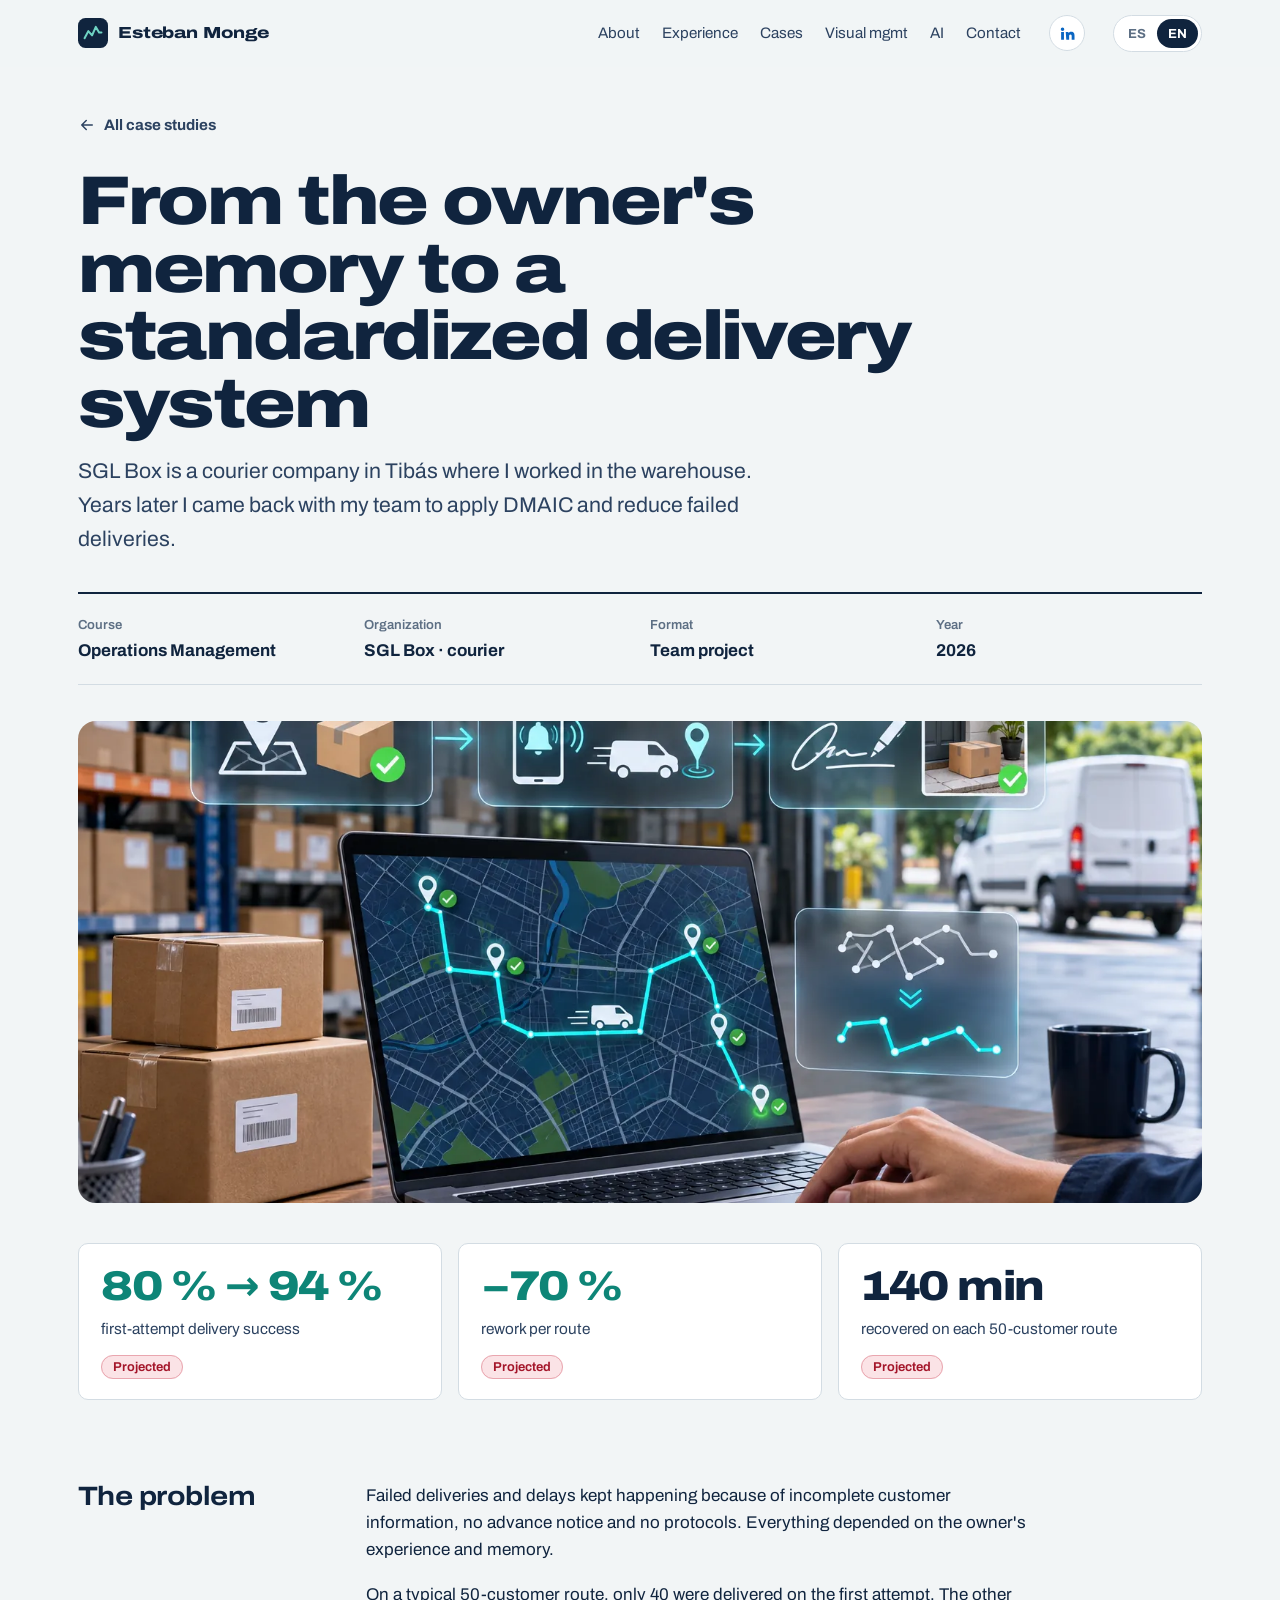
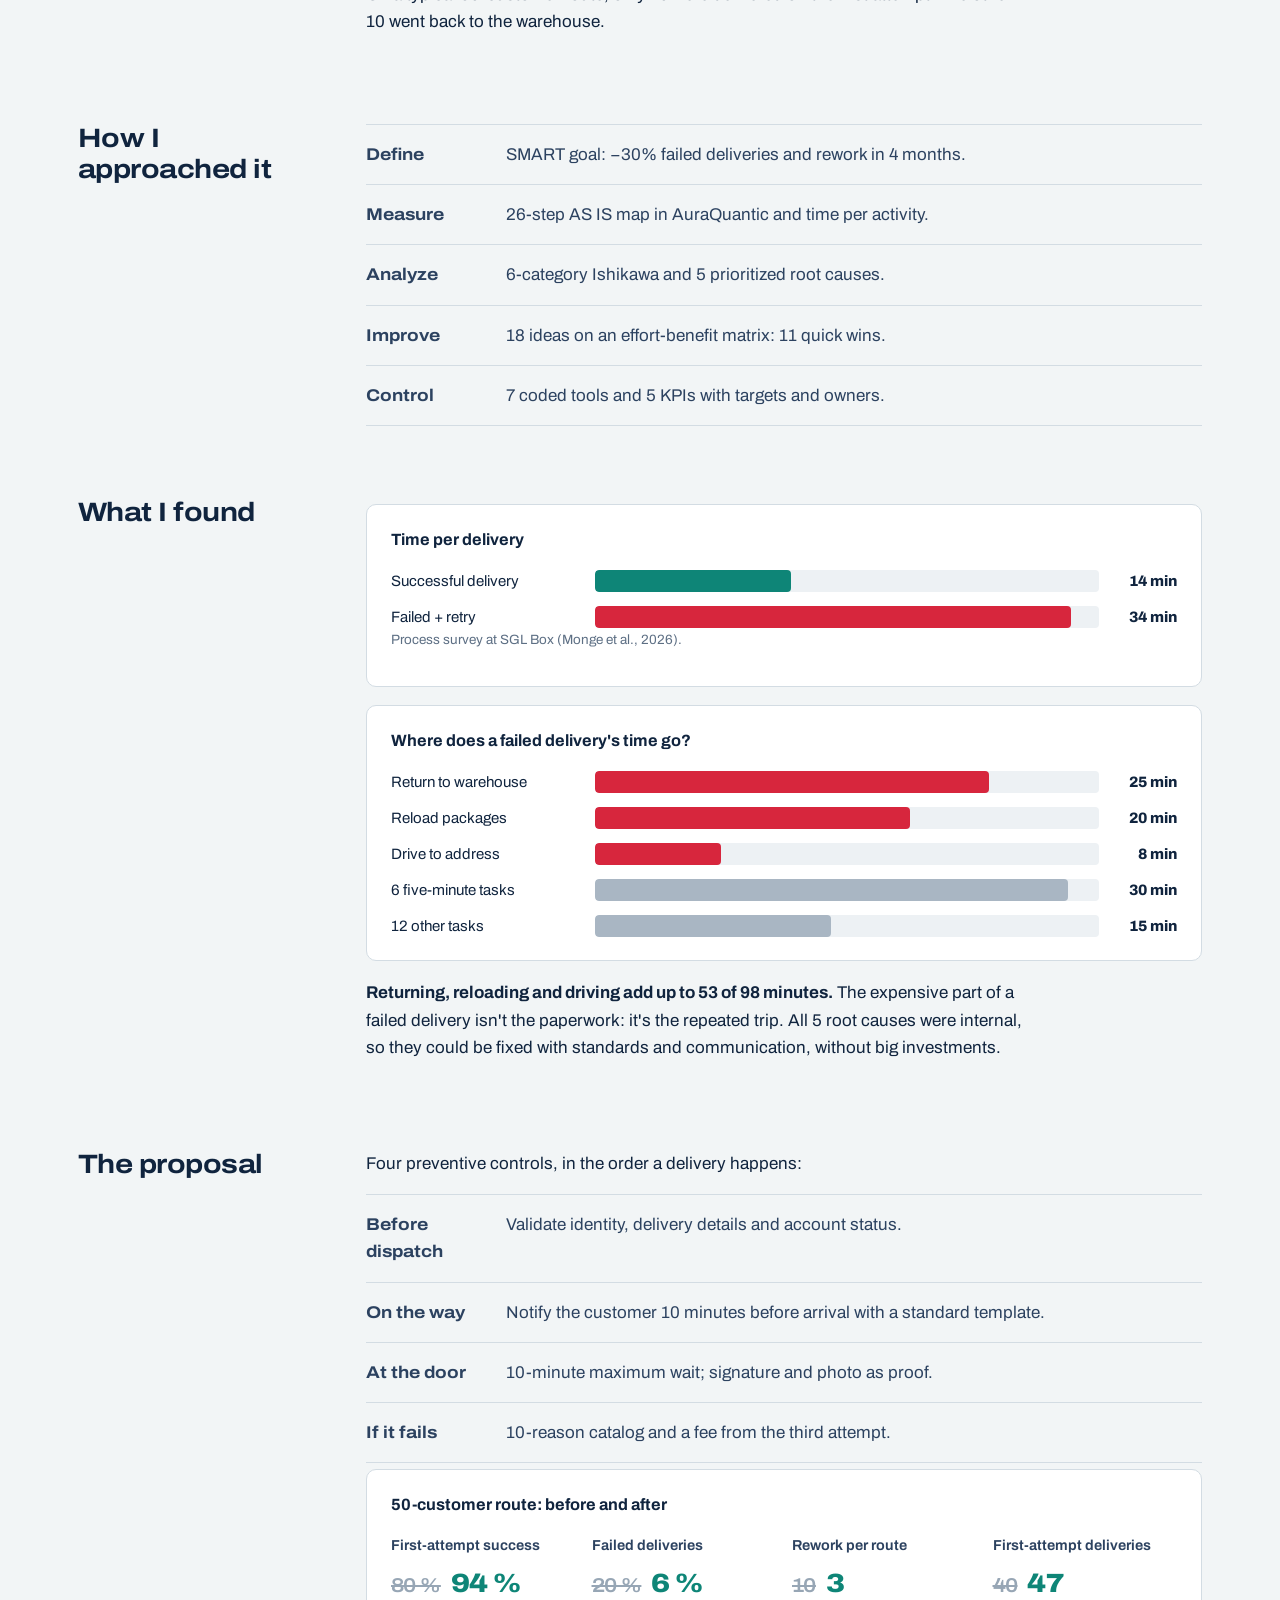
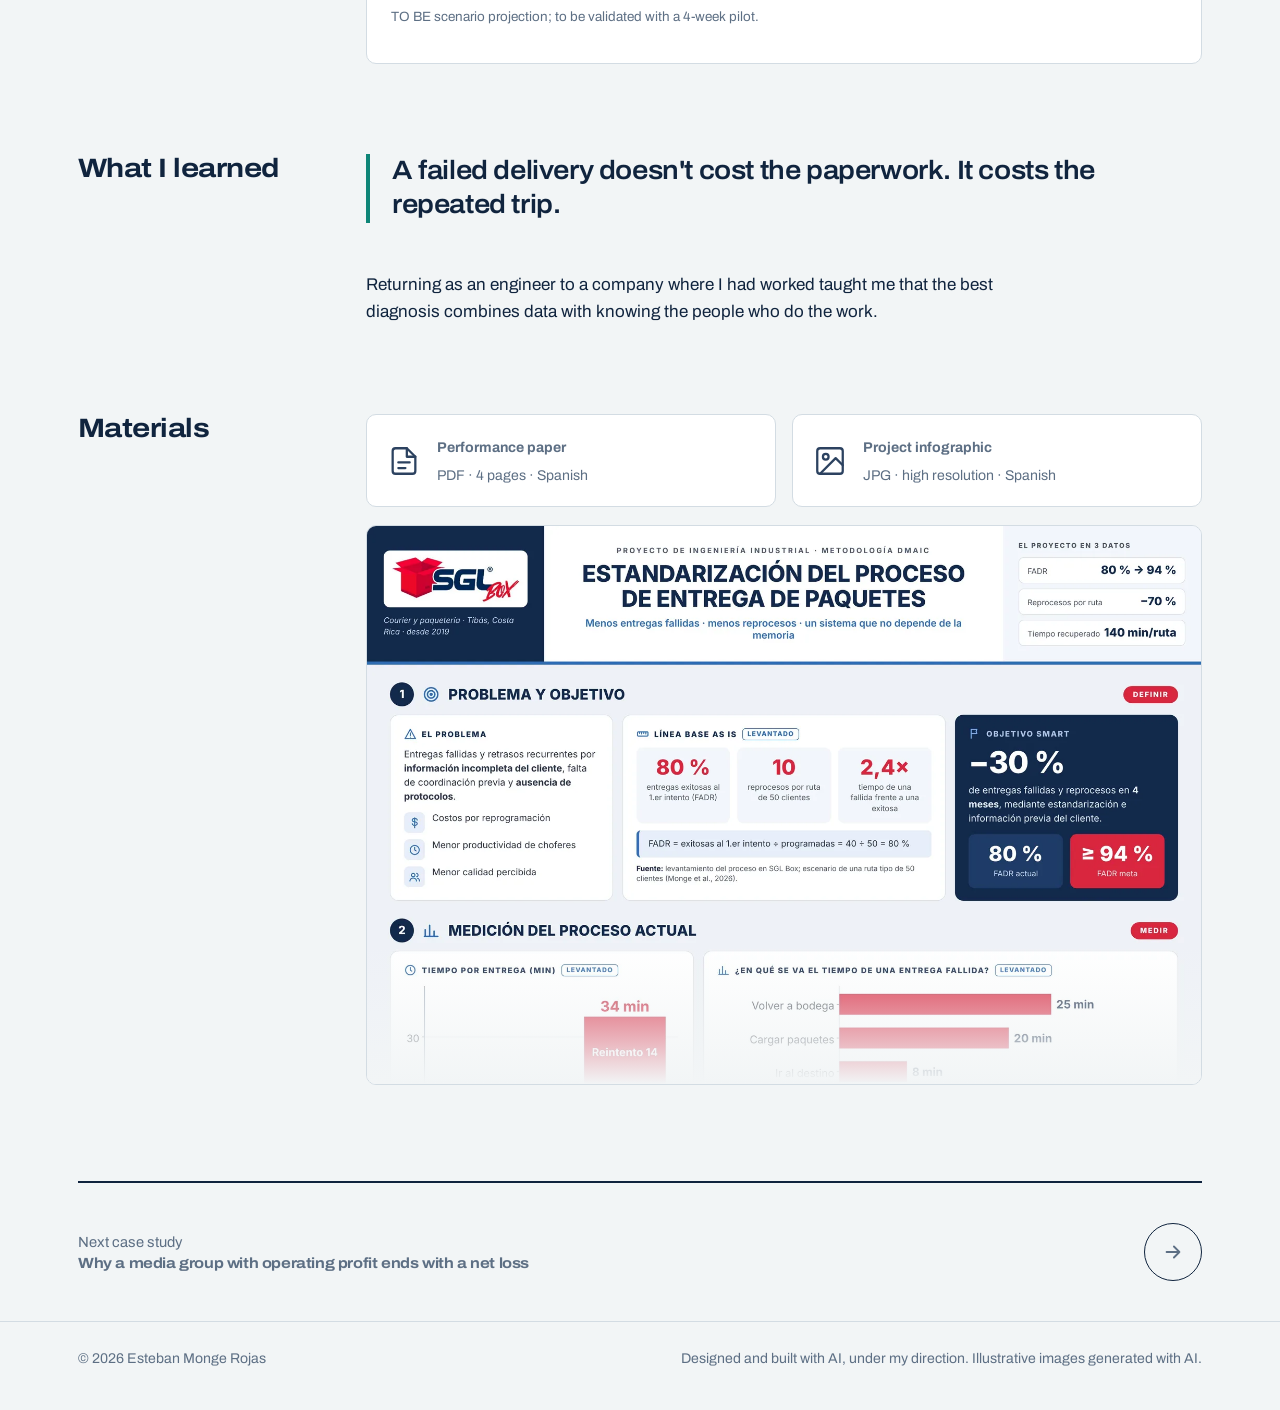
<file: casos/sgl-box.html>
<!doctype html>
<html lang="es" data-lang="es" data-title-es="De la memoria del dueño a un sistema de entrega estandarizado · Esteban Monge" data-title-en="From the owner's memory to a standardized delivery system · Esteban Monge">
<head>
<meta charset="utf-8">
<meta name="viewport" content="width=device-width, initial-scale=1">
<title>De la memoria del dueño a un sistema de entrega estandarizado · Esteban Monge</title>
<meta name="description" content="SGL Box es una empresa de courier en Tibás donde trabajé en bodega. Años después volví con mi equipo para aplicar DMAIC y reducir sus entregas fallidas.">
<meta name="author" content="Esteban Monge Rojas">
<meta property="og:type" content="website">
<meta property="og:title" content="De la memoria del dueño a un sistema de entrega estandarizado · Esteban Monge">
<meta property="og:description" content="SGL Box es una empresa de courier en Tibás donde trabajé en bodega. Años después volví con mi equipo para aplicar DMAIC y reducir sus entregas fallidas.">
<meta property="og:image" content="../assets/img/og-image.png">
<meta name="twitter:card" content="summary_large_image">
<meta name="theme-color" content="#10243E">
<link rel="icon" href="../assets/img/favicon.svg" type="image/svg+xml">
<link rel="preload" href="../assets/fonts/archivo-wdth.woff2" as="font" type="font/woff2" crossorigin>
<link rel="stylesheet" href="../assets/css/site.css">
<script>(function(){try{var q=new URLSearchParams(location.search).get("lang"),s=localStorage.getItem("lang"),l=q||s||((navigator.language||"es").toLowerCase().indexOf("en")===0?"en":"es");document.documentElement.setAttribute("data-lang",l);document.documentElement.lang=l}catch(e){}})();</script>
<noscript><style>[lang="en"]:not(html){display:none!important}</style></noscript>
</head>
<body>
<a class="skip" href="#main"><span lang="es">Saltar al contenido</span><span lang="en">Skip to content</span></a><header class="nav"><div class="wrap">
<a class="mark" href="../index.html" aria-label="Esteban Monge Rojas"><svg viewBox="0 0 32 32" aria-hidden="true"><rect width="32" height="32" rx="8" fill="#10243E"/><path d="M7 21.5 11 14l4 4.5 4-9 3.5 6H25" fill="none" stroke="#6FD3C3" stroke-width="2.2" stroke-linecap="round" stroke-linejoin="round"/></svg><span>Esteban Monge</span></a>
<button class="menu-btn" aria-expanded="false" aria-controls="menu" data-aria-es="Abrir menú" data-aria-en="Open menu" aria-label="Abrir menú"><svg viewBox="0 0 24 24" fill="none" stroke="currentColor" stroke-width="2" stroke-linecap="round" aria-hidden="true"><path d="M4 7h16M4 12h16M4 17h16"/></svg></button>
<ul id="menu"><li><a href="../index.html#sobre-mi"><span lang="es">Sobre mí</span><span lang="en">About</span></a></li><li><a href="../index.html#trayectoria"><span lang="es">Trayectoria</span><span lang="en">Experience</span></a></li><li><a href="../index.html#casos"><span lang="es">Casos</span><span lang="en">Cases</span></a></li><li><a href="../index.html#gestion-visual"><span lang="es">Gestión visual</span><span lang="en">Visual mgmt</span></a></li><li><a href="../index.html#ia"><span lang="es">IA</span><span lang="en">AI</span></a></li><li><a href="../index.html#contacto"><span lang="es">Contacto</span><span lang="en">Contact</span></a></li></ul>
<a class="nav-in" href="https://www.linkedin.com/in/esteban-monge-/" target="_blank" rel="noopener" aria-label="LinkedIn"><svg viewBox="0 0 24 24" fill="currentColor" aria-hidden="true"><path d="M4.98 3.5a2.5 2.5 0 1 1 0 5 2.5 2.5 0 0 1 0-5zM3 9.75h4v11H3zM9.5 9.75h3.8v1.6h.06c.53-.95 1.83-1.95 3.77-1.95 4.03 0 4.77 2.55 4.77 5.87v5.48h-4v-4.86c0-1.16-.02-2.65-1.66-2.65-1.66 0-1.92 1.25-1.92 2.56v4.95h-4z"/></svg></a>
<div class="lang" role="group" aria-label="Idioma / Language"><button type="button" data-set="es" aria-pressed="true">ES</button><button type="button" data-set="en" aria-pressed="false">EN</button></div>
</div></header><main id="main"><div class="wrap">
<div class="case-hero">
<a class="back" href="../index.html#casos"><svg viewBox="0 0 24 24" fill="none" stroke="currentColor" stroke-width="2" stroke-linecap="round" stroke-linejoin="round" aria-hidden="true"><path d="M19 12H5M11 18l-6-6 6-6"/></svg><span lang="es">Todos los casos</span><span lang="en">All case studies</span></a>
<h1><span lang="es">De la memoria del dueño a un sistema de entrega estandarizado</span><span lang="en">From the owner's memory to a standardized delivery system</span></h1>
<p lang="es" class="sub">SGL Box es una empresa de courier en Tibás donde trabajé en bodega. Años después volví con mi equipo para aplicar DMAIC y reducir sus entregas fallidas.</p><p lang="en" class="sub">SGL Box is a courier company in Tibás where I worked in the warehouse. Years later I came back with my team to apply DMAIC and reduce failed deliveries.</p>
<dl class="ctx"><div><dt><span lang="es">Curso</span><span lang="en">Course</span></dt><dd><span lang="es">Gestión de Operaciones</span><span lang="en">Operations Management</span></dd></div><div><dt><span lang="es">Organización</span><span lang="en">Organization</span></dt><dd><span lang="es">SGL Box · courier</span><span lang="en">SGL Box · courier</span></dd></div><div><dt><span lang="es">Formato</span><span lang="en">Format</span></dt><dd><span lang="es">Proyecto en equipo</span><span lang="en">Team project</span></dd></div><div><dt><span lang="es">Año</span><span lang="en">Year</span></dt><dd><span lang="es">2026</span><span lang="en">2026</span></dd></div></dl>

<figure class="case-fig"><img src="../assets/img/sgl-box-ultima-milla.webp" srcset="../assets/img/sgl-box-ultima-milla-800.webp 800w, ../assets/img/sgl-box-ultima-milla.webp 1536w" sizes="(max-width: 1180px) 100vw, 1180px" width="1536" height="1024" fetchpriority="high" alt="Ruta de entrega optimizada con validación, aviso al cliente y entrega con evidencia" data-alt-es="Ruta de entrega optimizada con validación, aviso al cliente y entrega con evidencia" data-alt-en="Optimized delivery route with validation, customer notice and proof of delivery"></figure>
<div class="results"><div class="res"><div class="v ok"><span lang="es">80 % → 94 %</span><span lang="en">80 % → 94 %</span></div><p lang="es">de entregas exitosas al primer intento</p><p lang="en">first-attempt delivery success</p><span class="chip proj"><span lang="es">Proyectado</span><span lang="en">Projected</span></span></div><div class="res"><div class="v ok"><span lang="es">−70 %</span><span lang="en">−70 %</span></div><p lang="es">de reprocesos por ruta</p><p lang="en">rework per route</p><span class="chip proj"><span lang="es">Proyectado</span><span lang="en">Projected</span></span></div><div class="res"><div class="v "><span lang="es">140 min</span><span lang="en">140 min</span></div><p lang="es">recuperados en cada ruta de 50 clientes</p><p lang="en">recovered on each 50-customer route</p><span class="chip proj"><span lang="es">Proyectado</span><span lang="en">Projected</span></span></div></div>
</div>

<section class="chapter"><h2><span lang="es">El problema</span><span lang="en">The problem</span></h2><div class="txt"><p lang="es">Las entregas fallidas y los retrasos se repetían por información incompleta del cliente, falta de aviso previo y ausencia de protocolos. Todo dependía de la experiencia y la memoria del dueño.</p><p lang="en">Failed deliveries and delays kept happening because of incomplete customer information, no advance notice and no protocols. Everything depended on the owner's experience and memory.</p><p lang="es">En una ruta típica de 50 clientes, solo 40 se entregaban al primer intento. Los otros 10 volvían a la bodega.</p><p lang="en">On a typical 50-customer route, only 40 were delivered on the first attempt. The other 10 went back to the warehouse.</p></div></section>
<section class="chapter"><h2><span lang="es">Cómo lo abordé</span><span lang="en">How I approached it</span></h2><div class="txt"><ol class="phases"><li><b><span lang="es">Definir</span><span lang="en">Define</span></b><span><span lang="es">Objetivo SMART: −30 % de entregas fallidas y reprocesos en 4 meses.</span><span lang="en">SMART goal: −30% failed deliveries and rework in 4 months.</span></span></li><li><b><span lang="es">Medir</span><span lang="en">Measure</span></b><span><span lang="es">Mapeo AS IS de 26 pasos en AuraQuantic y tiempos por actividad.</span><span lang="en">26-step AS IS map in AuraQuantic and time per activity.</span></span></li><li><b><span lang="es">Analizar</span><span lang="en">Analyze</span></b><span><span lang="es">Ishikawa en 6 categorías y 5 causas raíz priorizadas.</span><span lang="en">6-category Ishikawa and 5 prioritized root causes.</span></span></li><li><b><span lang="es">Mejorar</span><span lang="en">Improve</span></b><span><span lang="es">18 propuestas en una matriz esfuerzo-beneficio: 11 quick wins.</span><span lang="en">18 ideas on an effort-benefit matrix: 11 quick wins.</span></span></li><li><b><span lang="es">Controlar</span><span lang="en">Control</span></b><span><span lang="es">7 herramientas codificadas y 5 indicadores con meta y responsable.</span><span lang="en">7 coded tools and 5 KPIs with targets and owners.</span></span></li></ol></div></section>
<section class="chapter"><h2><span lang="es">Lo que encontré</span><span lang="en">What I found</span></h2><div class="txt"><div class="chart reveal"><h3><span lang="es">Tiempo por entrega</span><span lang="en">Time per delivery</span></h3><div class="hbars"><div class="hb good"><span><span lang="es">Entrega exitosa</span><span lang="en">Successful delivery</span></span><span class="tr"><i style="width:38.9%"></i></span><span class="val"><span lang="es">14 min</span><span lang="en">14 min</span></span></div><div class="hb hl"><span><span lang="es">Fallida + reintento</span><span lang="en">Failed + retry</span></span><span class="tr"><i style="width:94.4%"></i></span><span class="val"><span lang="es">34 min</span><span lang="en">34 min</span></span></div></div><p class="source"><span lang="es">Levantamiento del proceso en SGL Box (Monge et al., 2026).</span><span lang="en">Process survey at SGL Box (Monge et al., 2026).</span></p></div><div class="chart reveal"><h3><span lang="es">¿En qué se va el tiempo de una entrega fallida?</span><span lang="en">Where does a failed delivery's time go?</span></h3><div class="hbars"><div class="hb hl"><span><span lang="es">Volver a bodega</span><span lang="en">Return to warehouse</span></span><span class="tr"><i style="width:78.1%"></i></span><span class="val"><span lang="es">25 min</span><span lang="en">25 min</span></span></div><div class="hb hl"><span><span lang="es">Cargar paquetes</span><span lang="en">Reload packages</span></span><span class="tr"><i style="width:62.5%"></i></span><span class="val"><span lang="es">20 min</span><span lang="en">20 min</span></span></div><div class="hb hl"><span><span lang="es">Ir al destino</span><span lang="en">Drive to address</span></span><span class="tr"><i style="width:25.0%"></i></span><span class="val"><span lang="es">8 min</span><span lang="en">8 min</span></span></div><div class="hb dim"><span><span lang="es">6 tareas de 5 min</span><span lang="en">6 five-minute tasks</span></span><span class="tr"><i style="width:93.8%"></i></span><span class="val"><span lang="es">30 min</span><span lang="en">30 min</span></span></div><div class="hb dim"><span><span lang="es">Otras 12 tareas</span><span lang="en">12 other tasks</span></span><span class="tr"><i style="width:46.9%"></i></span><span class="val"><span lang="es">15 min</span><span lang="en">15 min</span></span></div></div></div><p lang="es"><b>Volver, cargar e ir suman 53 de 98 minutos.</b> Lo caro de una entrega fallida no es el trámite: es el viaje repetido. Las 5 causas raíz eran internas, así que se podían atacar con estándares y comunicación, sin grandes inversiones.</p><p lang="en"><b>Returning, reloading and driving add up to 53 of 98 minutes.</b> The expensive part of a failed delivery isn't the paperwork: it's the repeated trip. All 5 root causes were internal, so they could be fixed with standards and communication, without big investments.</p></div></section>
<section class="chapter"><h2><span lang="es">La propuesta</span><span lang="en">The proposal</span></h2><div class="txt"><p lang="es">Cuatro controles preventivos, en el orden en que ocurre una entrega:</p><p lang="en">Four preventive controls, in the order a delivery happens:</p><ol class="phases"><li><b><span lang="es">Antes de salir</span><span lang="en">Before dispatch</span></b><span><span lang="es">Validar identidad, datos de entrega y estado de cuenta.</span><span lang="en">Validate identity, delivery details and account status.</span></span></li><li><b><span lang="es">En camino</span><span lang="en">On the way</span></b><span><span lang="es">Aviso al cliente 10 minutos antes de llegar, con plantilla estándar.</span><span lang="en">Notify the customer 10 minutes before arrival with a standard template.</span></span></li><li><b><span lang="es">En la puerta</span><span lang="en">At the door</span></b><span><span lang="es">Espera máxima de 10 minutos; firma y foto como evidencia.</span><span lang="en">10-minute maximum wait; signature and photo as proof.</span></span></li><li><b><span lang="es">Si falla</span><span lang="en">If it fails</span></b><span><span lang="es">Catálogo de 10 motivos y cargo desde el tercer intento.</span><span lang="en">10-reason catalog and a fee from the third attempt.</span></span></li></ol><div class="chart reveal"><h3><span lang="es">Ruta de 50 clientes: antes y después</span><span lang="en">50-customer route: before and after</span></h3><div class="vs"><div><b><span lang="es">Éxito al 1.er intento</span><span lang="en">First-attempt success</span></b><span class="pair"><s><span lang="es">80 %</span><span lang="en">80 %</span></s><em><span lang="es">94 %</span><span lang="en">94 %</span></em></span></div><div><b><span lang="es">Entregas fallidas</span><span lang="en">Failed deliveries</span></b><span class="pair"><s><span lang="es">20 %</span><span lang="en">20 %</span></s><em><span lang="es">6 %</span><span lang="en">6 %</span></em></span></div><div><b><span lang="es">Reprocesos por ruta</span><span lang="en">Rework per route</span></b><span class="pair"><s><span lang="es">10</span><span lang="en">10</span></s><em><span lang="es">3</span><span lang="en">3</span></em></span></div><div><b><span lang="es">Exitosas al 1.er intento</span><span lang="en">First-attempt deliveries</span></b><span class="pair"><s><span lang="es">40</span><span lang="en">40</span></s><em><span lang="es">47</span><span lang="en">47</span></em></span></div></div><p class="source"><span lang="es">Proyección del escenario TO BE; se valida con un piloto de 4 semanas.</span><span lang="en">TO BE scenario projection; to be validated with a 4-week pilot.</span></p></div></div></section>
<section class="chapter"><h2><span lang="es">Lo que aprendí</span><span lang="en">What I learned</span></h2><div class="txt"><p lang="es" class="quote">Una entrega fallida no cuesta el trámite. Cuesta el viaje repetido.</p><p lang="en" class="quote">A failed delivery doesn't cost the paperwork. It costs the repeated trip.</p><div style="height:22px"></div><p lang="es">Volver como ingeniero a una empresa donde trabajé me enseñó que el mejor diagnóstico combina datos con conocer a las personas que hacen el trabajo.</p><p lang="en">Returning as an engineer to a company where I had worked taught me that the best diagnosis combines data with knowing the people who do the work.</p></div></section>
<section class="chapter"><h2><span lang="es">Materiales</span><span lang="en">Materials</span></h2><div class="txt"><div class="docs"><a class="doc" href="../assets/docs/paper-sgl-box.pdf" target="_blank" rel="noopener"><svg viewBox="0 0 24 24" fill="none" stroke="currentColor" stroke-width="1.6" stroke-linecap="round" stroke-linejoin="round" aria-hidden="true"><path d="M14 3H6a2 2 0 0 0-2 2v14a2 2 0 0 0 2 2h12a2 2 0 0 0 2-2V9z"/><path d="M14 3v6h6M8 13h8M8 17h5"/></svg><div><b><span lang="es">Paper de rendimiento</span><span lang="en">Performance paper</span></b><span><span lang="es">PDF · 4 páginas · español</span><span lang="en">PDF · 4 pages · Spanish</span></span></div></a><a class="doc" href="../assets/docs/infografia-sgl-box.jpg" target="_blank" rel="noopener"><svg viewBox="0 0 24 24" fill="none" stroke="currentColor" stroke-width="1.6" stroke-linecap="round" stroke-linejoin="round" aria-hidden="true"><rect x="3" y="3" width="18" height="18" rx="2"/><circle cx="9" cy="9" r="2"/><path d="m21 15-5-5L5 21"/></svg><div><b><span lang="es">Infografía del proyecto</span><span lang="en">Project infographic</span></b><span><span lang="es">JPG · alta resolución · español</span><span lang="en">JPG · high resolution · Spanish</span></span></div></a></div><div style="height:18px"></div><a class="infog" href="../assets/docs/infografia-sgl-box.jpg" target="_blank" rel="noopener" style="display:block"><img src="../assets/img/infografia-sgl-box.webp" loading="lazy" width="1600" height="4403" data-alt-es="Infografía del proyecto SGL Box" data-alt-en="SGL Box project infographic" alt="Infografía del proyecto SGL Box"></a></div></section>
<a class="next" href="grupo-nacion.html"><div><span><span lang="es">Siguiente caso</span><span lang="en">Next case study</span></span><b><span lang="es">Por qué un medio rentable en su operación cierra con pérdida</span><span lang="en">Why a media group with operating profit ends with a net loss</span></b></div><span class="go-c"><svg viewBox="0 0 24 24" fill="none" stroke="currentColor" stroke-width="2" stroke-linecap="round" stroke-linejoin="round" aria-hidden="true"><path d="M5 12h14M13 6l6 6-6 6"/></svg></span></a>
</div></main><footer><div class="wrap">
<span>© 2026 Esteban Monge Rojas</span>
<span><span lang="es">Diseñado y construido con IA, bajo mi dirección. Imágenes ilustrativas generadas con IA.</span><span lang="en">Designed and built with AI, under my direction. Illustrative images generated with AI.</span></span>
</div></footer>
<script src="../assets/js/site.js" defer></script>
</body></html>
</file>
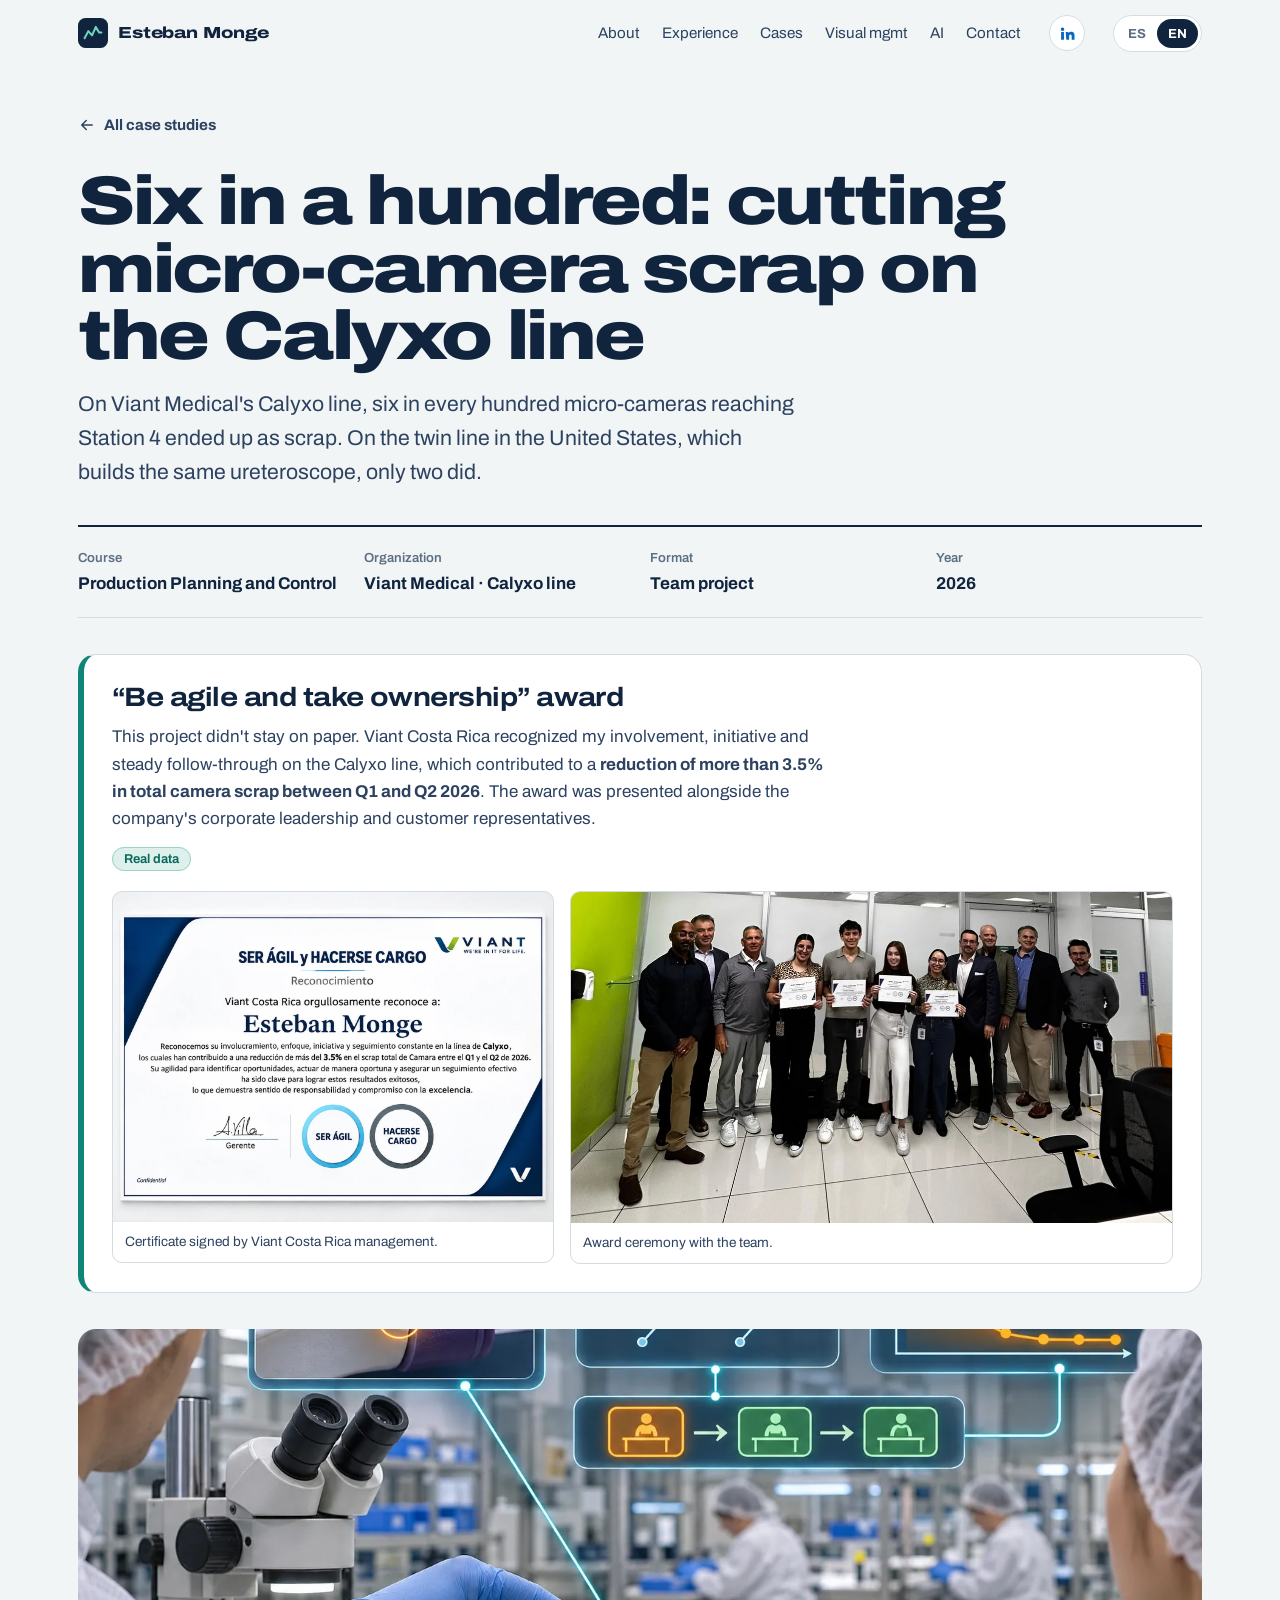
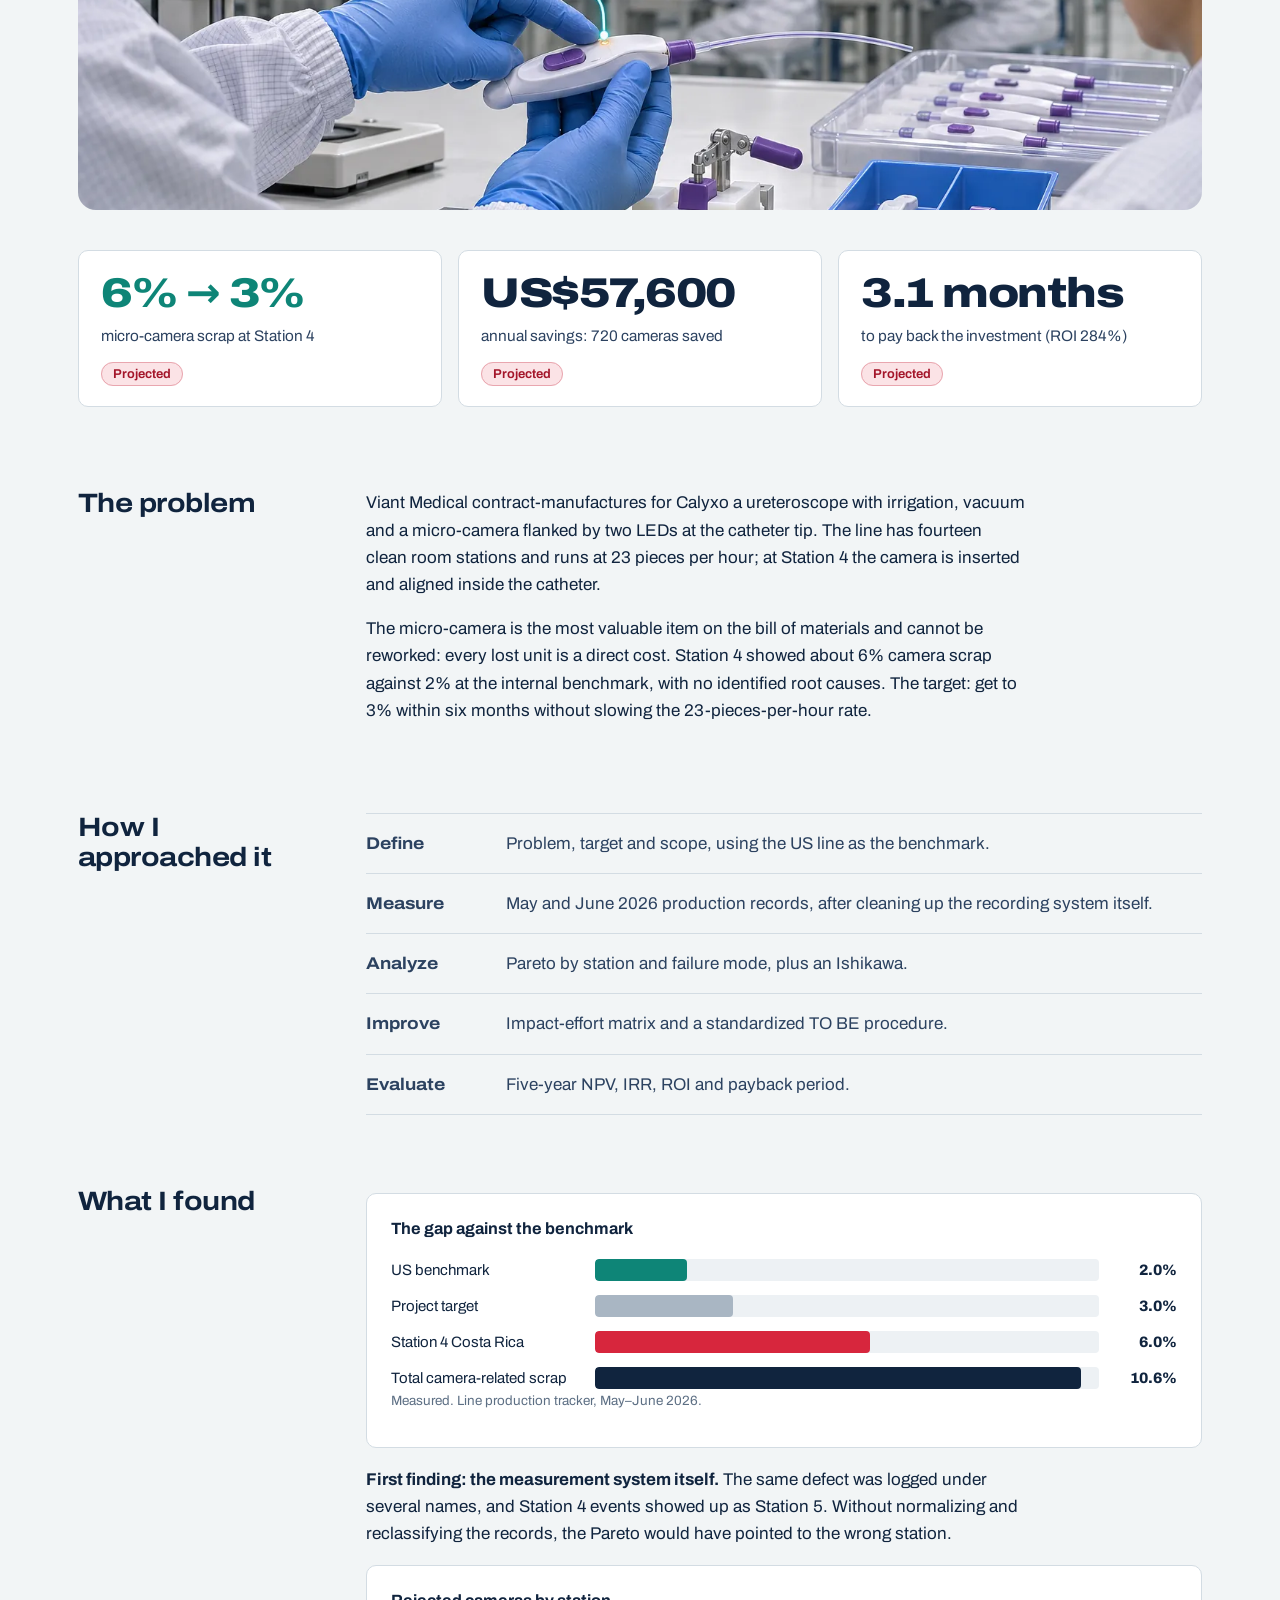
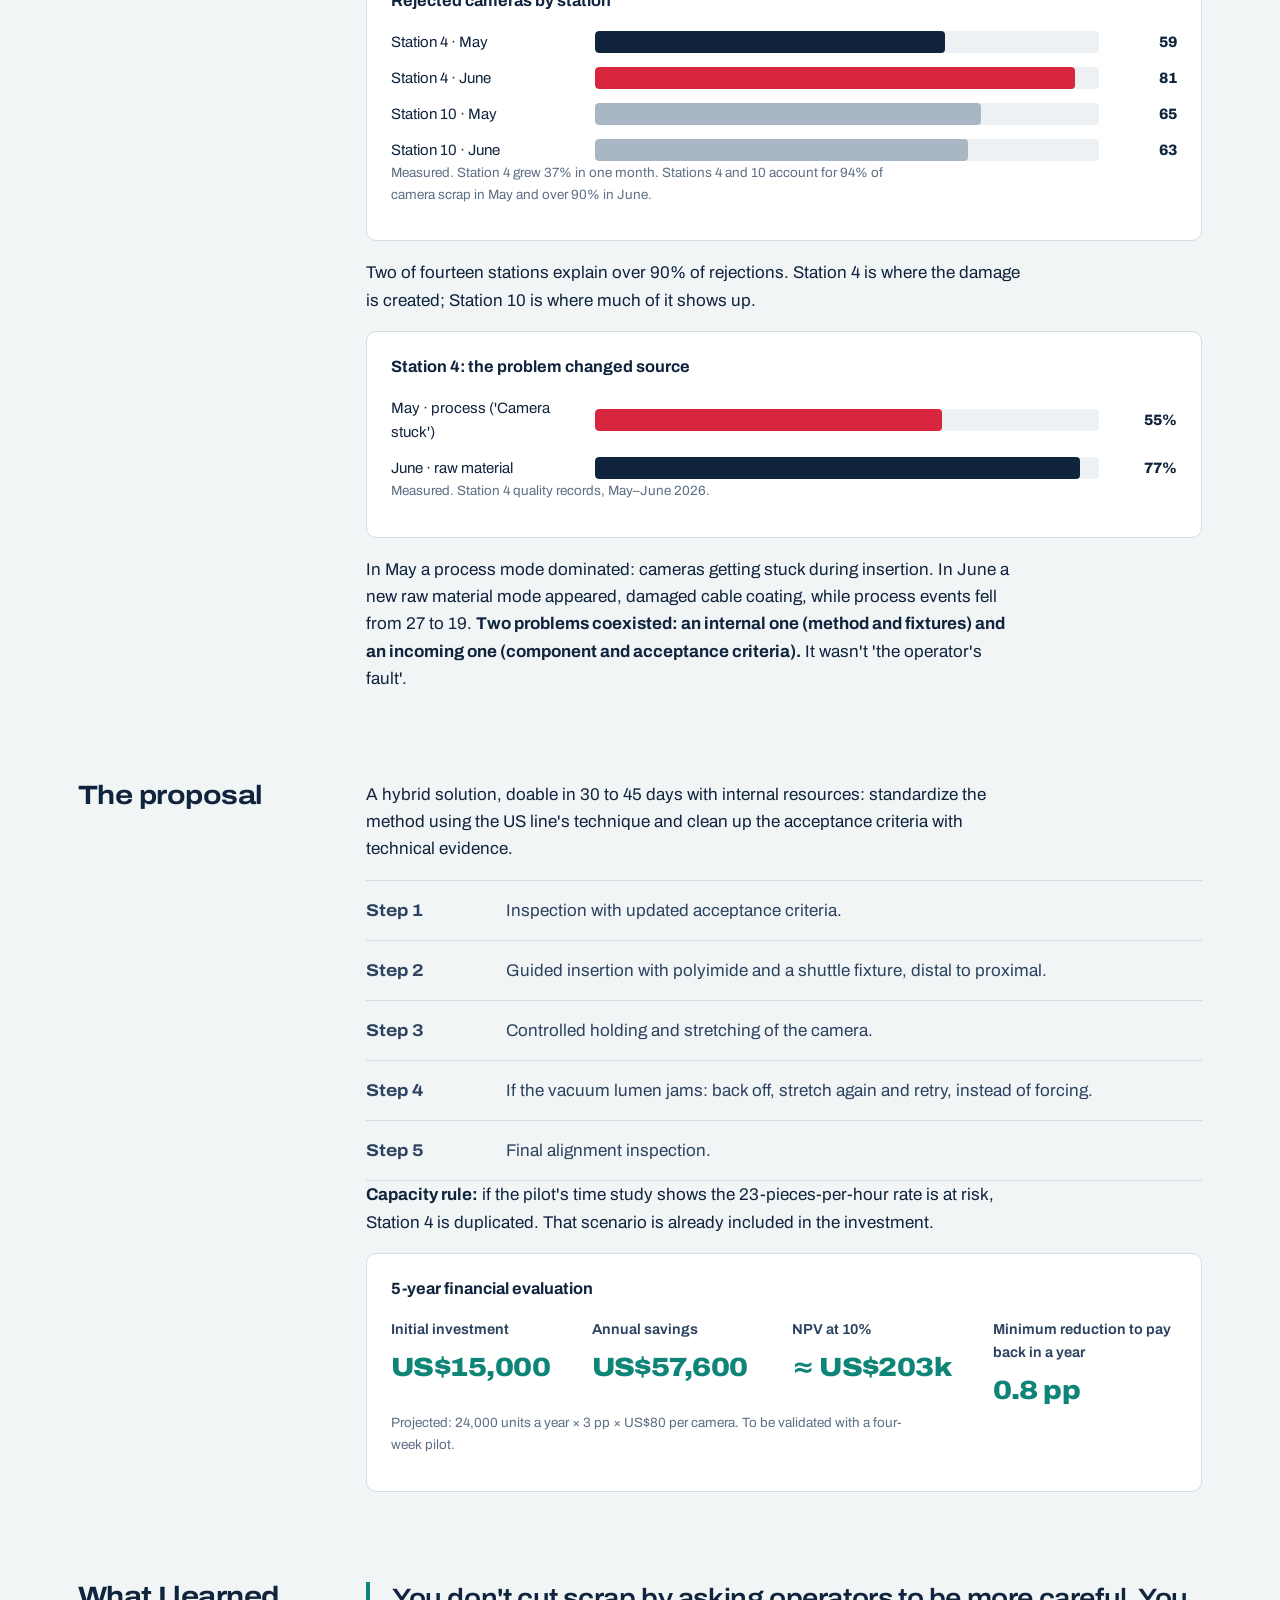
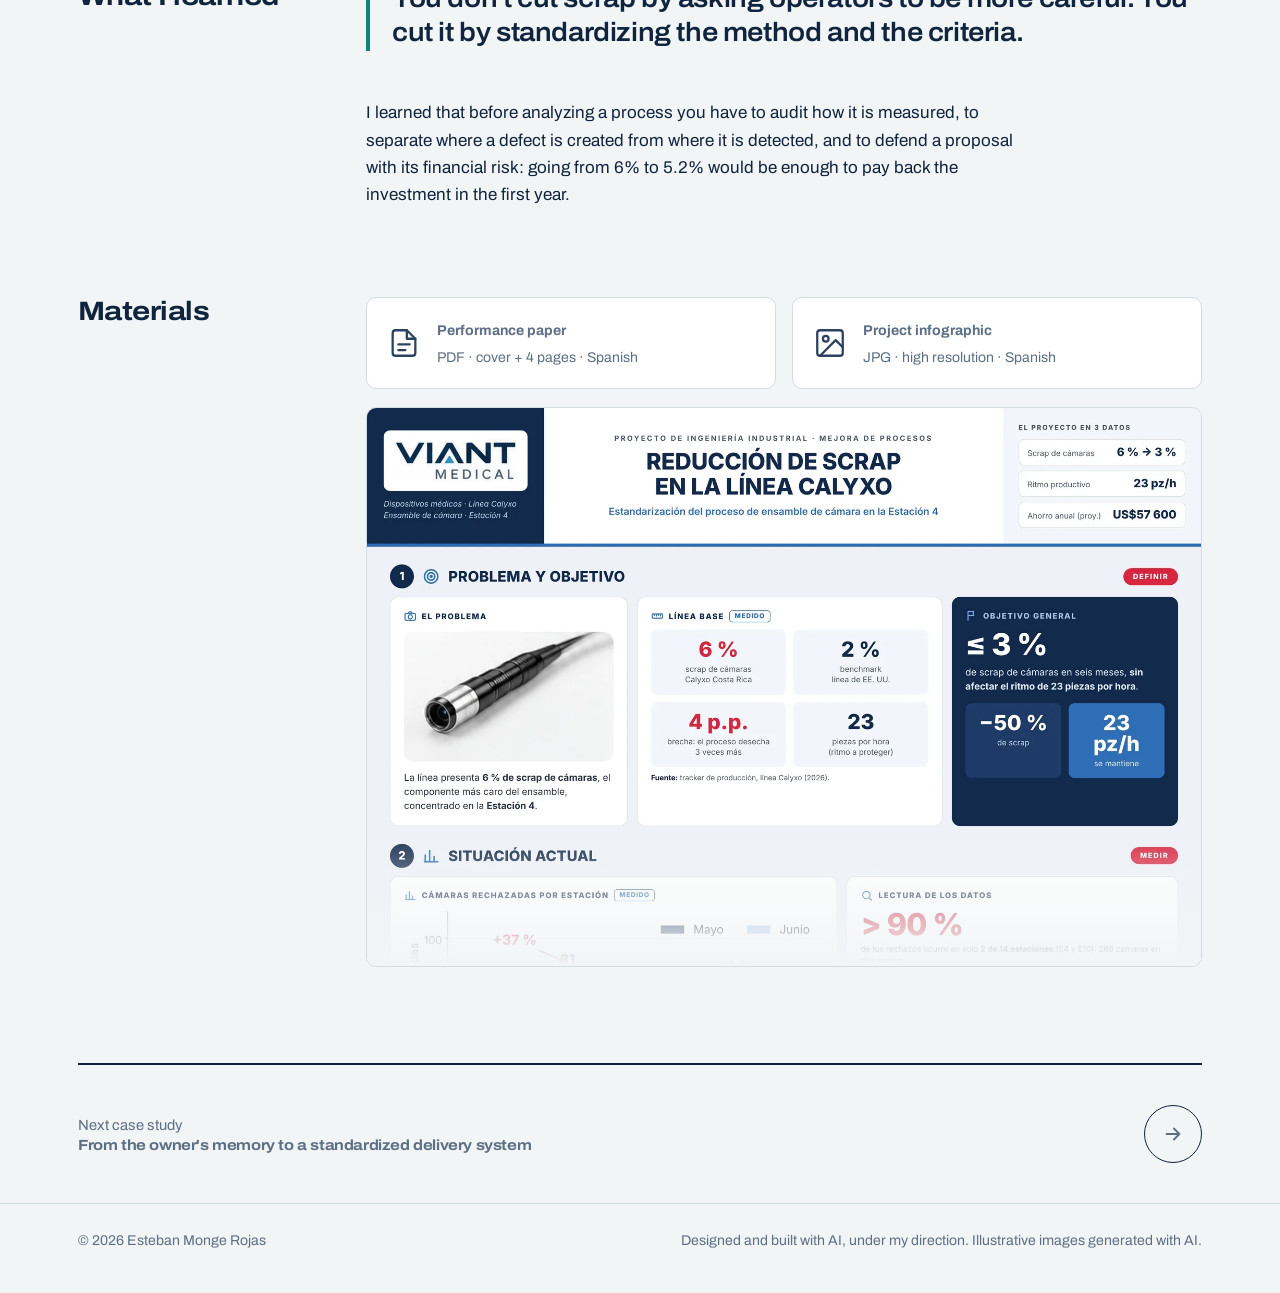
<file: casos/viant-calyxo.html>
<!doctype html>
<html lang="es" data-lang="es" data-title-es="Seis de cada cien: reducir el scrap de microcámaras en la línea Calyxo · Esteban Monge" data-title-en="Six in a hundred: cutting micro-camera scrap on the Calyxo line · Esteban Monge">
<head>
<meta charset="utf-8">
<meta name="viewport" content="width=device-width, initial-scale=1">
<title>Seis de cada cien: reducir el scrap de microcámaras en la línea Calyxo · Esteban Monge</title>
<meta name="description" content="En la línea Calyxo de Viant Medical, seis de cada cien microcámaras que llegaban a la Estación 4 terminaban en scrap. En la línea gemela de Estados Unidos, que fabrica el mismo ureteroscopio, terminaban dos.">
<meta name="author" content="Esteban Monge Rojas">
<meta property="og:type" content="website">
<meta property="og:title" content="Seis de cada cien: reducir el scrap de microcámaras en la línea Calyxo · Esteban Monge">
<meta property="og:description" content="En la línea Calyxo de Viant Medical, seis de cada cien microcámaras que llegaban a la Estación 4 terminaban en scrap. En la línea gemela de Estados Unidos, que fabrica el mismo ureteroscopio, terminaban dos.">
<meta property="og:image" content="../assets/img/og-image.png">
<meta name="twitter:card" content="summary_large_image">
<meta name="theme-color" content="#10243E">
<link rel="icon" href="../assets/img/favicon.svg" type="image/svg+xml">
<link rel="preload" href="../assets/fonts/archivo-wdth.woff2" as="font" type="font/woff2" crossorigin>
<link rel="stylesheet" href="../assets/css/site.css">
<script>(function(){try{var q=new URLSearchParams(location.search).get("lang"),s=localStorage.getItem("lang"),l=q||s||((navigator.language||"es").toLowerCase().indexOf("en")===0?"en":"es");document.documentElement.setAttribute("data-lang",l);document.documentElement.lang=l}catch(e){}})();</script>
<noscript><style>[lang="en"]:not(html){display:none!important}</style></noscript>
</head>
<body>
<a class="skip" href="#main"><span lang="es">Saltar al contenido</span><span lang="en">Skip to content</span></a><header class="nav"><div class="wrap">
<a class="mark" href="../index.html" aria-label="Esteban Monge Rojas"><svg viewBox="0 0 32 32" aria-hidden="true"><rect width="32" height="32" rx="8" fill="#10243E"/><path d="M7 21.5 11 14l4 4.5 4-9 3.5 6H25" fill="none" stroke="#6FD3C3" stroke-width="2.2" stroke-linecap="round" stroke-linejoin="round"/></svg><span>Esteban Monge</span></a>
<button class="menu-btn" aria-expanded="false" aria-controls="menu" data-aria-es="Abrir menú" data-aria-en="Open menu" aria-label="Abrir menú"><svg viewBox="0 0 24 24" fill="none" stroke="currentColor" stroke-width="2" stroke-linecap="round" aria-hidden="true"><path d="M4 7h16M4 12h16M4 17h16"/></svg></button>
<ul id="menu"><li><a href="../index.html#sobre-mi"><span lang="es">Sobre mí</span><span lang="en">About</span></a></li><li><a href="../index.html#trayectoria"><span lang="es">Trayectoria</span><span lang="en">Experience</span></a></li><li><a href="../index.html#casos"><span lang="es">Casos</span><span lang="en">Cases</span></a></li><li><a href="../index.html#gestion-visual"><span lang="es">Gestión visual</span><span lang="en">Visual mgmt</span></a></li><li><a href="../index.html#ia"><span lang="es">IA</span><span lang="en">AI</span></a></li><li><a href="../index.html#contacto"><span lang="es">Contacto</span><span lang="en">Contact</span></a></li></ul>
<a class="nav-in" href="https://www.linkedin.com/in/esteban-monge-/" target="_blank" rel="noopener" aria-label="LinkedIn"><svg viewBox="0 0 24 24" fill="currentColor" aria-hidden="true"><path d="M4.98 3.5a2.5 2.5 0 1 1 0 5 2.5 2.5 0 0 1 0-5zM3 9.75h4v11H3zM9.5 9.75h3.8v1.6h.06c.53-.95 1.83-1.95 3.77-1.95 4.03 0 4.77 2.55 4.77 5.87v5.48h-4v-4.86c0-1.16-.02-2.65-1.66-2.65-1.66 0-1.92 1.25-1.92 2.56v4.95h-4z"/></svg></a>
<div class="lang" role="group" aria-label="Idioma / Language"><button type="button" data-set="es" aria-pressed="true">ES</button><button type="button" data-set="en" aria-pressed="false">EN</button></div>
</div></header><main id="main"><div class="wrap">
<div class="case-hero">
<a class="back" href="../index.html#casos"><svg viewBox="0 0 24 24" fill="none" stroke="currentColor" stroke-width="2" stroke-linecap="round" stroke-linejoin="round" aria-hidden="true"><path d="M19 12H5M11 18l-6-6 6-6"/></svg><span lang="es">Todos los casos</span><span lang="en">All case studies</span></a>
<h1><span lang="es">Seis de cada cien: reducir el scrap de microcámaras en la línea Calyxo</span><span lang="en">Six in a hundred: cutting micro-camera scrap on the Calyxo line</span></h1>
<p lang="es" class="sub">En la línea Calyxo de Viant Medical, seis de cada cien microcámaras que llegaban a la Estación 4 terminaban en scrap. En la línea gemela de Estados Unidos, que fabrica el mismo ureteroscopio, terminaban dos.</p><p lang="en" class="sub">On Viant Medical's Calyxo line, six in every hundred micro-cameras reaching Station 4 ended up as scrap. On the twin line in the United States, which builds the same ureteroscope, only two did.</p>
<dl class="ctx"><div><dt><span lang="es">Curso</span><span lang="en">Course</span></dt><dd><span lang="es">Planeación y Control de la Producción</span><span lang="en">Production Planning and Control</span></dd></div><div><dt><span lang="es">Organización</span><span lang="en">Organization</span></dt><dd><span lang="es">Viant Medical · línea Calyxo</span><span lang="en">Viant Medical · Calyxo line</span></dd></div><div><dt><span lang="es">Formato</span><span lang="en">Format</span></dt><dd><span lang="es">Proyecto en equipo</span><span lang="en">Team project</span></dd></div><div><dt><span lang="es">Año</span><span lang="en">Year</span></dt><dd><span lang="es">2026</span><span lang="en">2026</span></dd></div></dl>
<style>.award{margin:36px 0 0;padding:28px;border-radius:var(--r-l);background:var(--panel);border:1px solid var(--line);border-left:6px solid var(--ok)}.award h2{margin:0 0 10px;font-size:var(--step-2);font-stretch:115%;letter-spacing:-.02em;line-height:1.15}.award p{margin:0 0 12px;max-width:72ch;color:var(--ink-2)}.award .pics{display:grid;grid-template-columns:minmax(0,1.333fr) minmax(0,1.818fr);gap:16px;margin-top:20px;align-items:start}.award figure{margin:0;border-radius:var(--r-m);overflow:hidden;background:#E3E9EE;border:1px solid var(--line)}.award figure img{width:100%;height:auto;display:block}.award figcaption{font-size:.85rem;color:var(--ink-2);padding:9px 12px;background:var(--panel)}@media (max-width:860px){.award{padding:20px}.award .pics{grid-template-columns:minmax(0,1fr)}}</style><section class="award" aria-labelledby="award-h"><h2 id="award-h" lang="es">Reconocimiento «Ser ágil y hacerse cargo»</h2><h2 lang="en">“Be agile and take ownership” award</h2><p lang="es">Este proyecto no se quedó en el papel. Viant Costa Rica me reconoció por mi involucramiento, iniciativa y seguimiento constante en la línea Calyxo, que contribuyeron a una <b>reducción de más del 3,5 % en el scrap total de cámaras entre el primer y el segundo trimestre de 2026</b>. El reconocimiento se entregó junto a la gerencia corporativa de la empresa y representantes del cliente.</p><p lang="en">This project didn't stay on paper. Viant Costa Rica recognized my involvement, initiative and steady follow-through on the Calyxo line, which contributed to a <b>reduction of more than 3.5% in total camera scrap between Q1 and Q2 2026</b>. The award was presented alongside the company's corporate leadership and customer representatives.</p><span class="chip real"><span lang="es">Dato real</span><span lang="en">Real data</span></span><div class="pics"><figure><img src="../assets/img/reconocimiento-viant.webp" width="1448" height="1086" loading="lazy" alt="Certificado de reconocimiento de Viant Costa Rica a Esteban Monge" data-alt-es="Certificado de reconocimiento de Viant Costa Rica a Esteban Monge" data-alt-en="Viant Costa Rica recognition certificate awarded to Esteban Monge"><figcaption><span lang="es">Certificado firmado por la gerencia de Viant Costa Rica.</span><span lang="en">Certificate signed by Viant Costa Rica management.</span></figcaption></figure><figure><img src="../assets/img/reconocimiento-equipo.webp" width="1200" height="660" loading="lazy" alt="Entrega del reconocimiento con el equipo" data-alt-es="Entrega del reconocimiento con el equipo" data-alt-en="Award ceremony with the team"><figcaption><span lang="es">Entrega del reconocimiento con el equipo.</span><span lang="en">Award ceremony with the team.</span></figcaption></figure></div></section>
<figure class="case-fig"><img src="../assets/img/reduccion-scrap.webp" srcset="../assets/img/reduccion-scrap-800.webp 800w, ../assets/img/reduccion-scrap.webp 1536w" sizes="(max-width: 1180px) 100vw, 1180px" width="1536" height="1024" fetchpriority="high" alt="Inspección de un dispositivo médico, Ishikawa y estaciones estandarizadas" data-alt-es="Inspección de un dispositivo médico, Ishikawa y estaciones estandarizadas" data-alt-en="Medical device inspection, Ishikawa and standardized stations"></figure>
<div class="results"><div class="res"><div class="v ok"><span lang="es">6 % → 3 %</span><span lang="en">6% → 3%</span></div><p lang="es">de scrap de microcámaras en la Estación 4</p><p lang="en">micro-camera scrap at Station 4</p><span class="chip proj"><span lang="es">Proyectado</span><span lang="en">Projected</span></span></div><div class="res"><div class="v "><span lang="es">US$57 600</span><span lang="en">US$57,600</span></div><p lang="es">de ahorro anual: 720 cámaras salvadas</p><p lang="en">annual savings: 720 cameras saved</p><span class="chip proj"><span lang="es">Proyectado</span><span lang="en">Projected</span></span></div><div class="res"><div class="v "><span lang="es">3,1 meses</span><span lang="en">3.1 months</span></div><p lang="es">para recuperar la inversión (ROI 284 %)</p><p lang="en">to pay back the investment (ROI 284%)</p><span class="chip proj"><span lang="es">Proyectado</span><span lang="en">Projected</span></span></div></div>
</div>

<section class="chapter"><h2><span lang="es">El problema</span><span lang="en">The problem</span></h2><div class="txt"><p lang="es">Viant Medical fabrica por contrato para Calyxo un ureteroscopio con irrigación, vacío y una microcámara flanqueada por dos LED en la punta del catéter. La línea tiene catorce estaciones en cuarto limpio y produce 23 piezas por hora; en la Estación 4 la cámara se inserta y alinea dentro del catéter.</p><p lang="en">Viant Medical contract-manufactures for Calyxo a ureteroscope with irrigation, vacuum and a micro-camera flanked by two LEDs at the catheter tip. The line has fourteen clean room stations and runs at 23 pieces per hour; at Station 4 the camera is inserted and aligned inside the catheter.</p><p lang="es">La microcámara es el componente de mayor valor de la lista de materiales y no admite retrabajo: cada unidad perdida es costo directo. La Estación 4 registraba cerca de 6 % de scrap de cámaras, frente a 2 % en el benchmark interno, sin causas raíz identificadas. La meta: bajar a 3 % en seis meses sin afectar el ritmo de 23 piezas por hora.</p><p lang="en">The micro-camera is the most valuable item on the bill of materials and cannot be reworked: every lost unit is a direct cost. Station 4 showed about 6% camera scrap against 2% at the internal benchmark, with no identified root causes. The target: get to 3% within six months without slowing the 23-pieces-per-hour rate.</p></div></section>
<section class="chapter"><h2><span lang="es">Cómo lo abordé</span><span lang="en">How I approached it</span></h2><div class="txt"><ol class="phases"><li><b><span lang="es">Definir</span><span lang="en">Define</span></b><span><span lang="es">Problema, meta y alcance, con el benchmark de la línea de EE. UU. como referencia.</span><span lang="en">Problem, target and scope, using the US line as the benchmark.</span></span></li><li><b><span lang="es">Medir</span><span lang="en">Measure</span></b><span><span lang="es">Registros de producción de mayo y junio de 2026, después de depurar el propio sistema de registro.</span><span lang="en">May and June 2026 production records, after cleaning up the recording system itself.</span></span></li><li><b><span lang="es">Analizar</span><span lang="en">Analyze</span></b><span><span lang="es">Pareto por estación y por modo de falla, e Ishikawa.</span><span lang="en">Pareto by station and failure mode, plus an Ishikawa.</span></span></li><li><b><span lang="es">Mejorar</span><span lang="en">Improve</span></b><span><span lang="es">Matriz impacto-esfuerzo y un procedimiento TO BE estandarizado.</span><span lang="en">Impact-effort matrix and a standardized TO BE procedure.</span></span></li><li><b><span lang="es">Evaluar</span><span lang="en">Evaluate</span></b><span><span lang="es">VAN, TIR, ROI y periodo de recuperación a cinco años.</span><span lang="en">Five-year NPV, IRR, ROI and payback period.</span></span></li></ol></div></section>
<section class="chapter"><h2><span lang="es">Lo que encontré</span><span lang="en">What I found</span></h2><div class="txt"><div class="chart reveal"><h3><span lang="es">La brecha frente al benchmark</span><span lang="en">The gap against the benchmark</span></h3><div class="hbars"><div class="hb good"><span><span lang="es">Benchmark EE. UU.</span><span lang="en">US benchmark</span></span><span class="tr"><i style="width:18.2%"></i></span><span class="val"><span lang="es">2,0 %</span><span lang="en">2.0%</span></span></div><div class="hb dim"><span><span lang="es">Meta del proyecto</span><span lang="en">Project target</span></span><span class="tr"><i style="width:27.3%"></i></span><span class="val"><span lang="es">3,0 %</span><span lang="en">3.0%</span></span></div><div class="hb hl"><span><span lang="es">Estación 4 Costa Rica</span><span lang="en">Station 4 Costa Rica</span></span><span class="tr"><i style="width:54.5%"></i></span><span class="val"><span lang="es">6,0 %</span><span lang="en">6.0%</span></span></div><div class="hb "><span><span lang="es">Scrap total asociado a cámaras</span><span lang="en">Total camera-related scrap</span></span><span class="tr"><i style="width:96.4%"></i></span><span class="val"><span lang="es">10,6 %</span><span lang="en">10.6%</span></span></div></div><p class="source"><span lang="es">Medido. Tracker de producción de la línea, mayo–junio de 2026.</span><span lang="en">Measured. Line production tracker, May–June 2026.</span></p></div><p lang="es"><b>Primer hallazgo: el propio sistema de medición.</b> Un mismo defecto se registraba con varios nombres, y eventos de la Estación 4 aparecían como Estación 5. Sin normalizar y reclasificar los registros, el Pareto habría señalado la estación equivocada.</p><p lang="en"><b>First finding: the measurement system itself.</b> The same defect was logged under several names, and Station 4 events showed up as Station 5. Without normalizing and reclassifying the records, the Pareto would have pointed to the wrong station.</p><div class="chart reveal"><h3><span lang="es">Cámaras rechazadas por estación</span><span lang="en">Rejected cameras by station</span></h3><div class="hbars"><div class="hb "><span><span lang="es">Estación 4 · mayo</span><span lang="en">Station 4 · May</span></span><span class="tr"><i style="width:69.4%"></i></span><span class="val"><span lang="es">59</span><span lang="en">59</span></span></div><div class="hb hl"><span><span lang="es">Estación 4 · junio</span><span lang="en">Station 4 · June</span></span><span class="tr"><i style="width:95.3%"></i></span><span class="val"><span lang="es">81</span><span lang="en">81</span></span></div><div class="hb dim"><span><span lang="es">Estación 10 · mayo</span><span lang="en">Station 10 · May</span></span><span class="tr"><i style="width:76.5%"></i></span><span class="val"><span lang="es">65</span><span lang="en">65</span></span></div><div class="hb dim"><span><span lang="es">Estación 10 · junio</span><span lang="en">Station 10 · June</span></span><span class="tr"><i style="width:74.1%"></i></span><span class="val"><span lang="es">63</span><span lang="en">63</span></span></div></div><p class="source"><span lang="es">Medido. La Estación 4 creció 37 % en un mes. Las estaciones 4 y 10 concentran 94 % del scrap de cámaras en mayo y más de 90 % en junio.</span><span lang="en">Measured. Station 4 grew 37% in one month. Stations 4 and 10 account for 94% of camera scrap in May and over 90% in June.</span></p></div><p lang="es">Dos de catorce estaciones explican más del 90 % de los rechazos. La Estación 4 es donde el daño se genera; la Estación 10, donde buena parte se revela.</p><p lang="en">Two of fourteen stations explain over 90% of rejections. Station 4 is where the damage is created; Station 10 is where much of it shows up.</p><div class="chart reveal"><h3><span lang="es">Estación 4: el problema cambió de origen</span><span lang="en">Station 4: the problem changed source</span></h3><div class="hbars"><div class="hb hl"><span><span lang="es">Mayo · proceso («Camera stuck»)</span><span lang="en">May · process ('Camera stuck')</span></span><span class="tr"><i style="width:68.8%"></i></span><span class="val"><span lang="es">55 %</span><span lang="en">55%</span></span></div><div class="hb "><span><span lang="es">Junio · materia prima</span><span lang="en">June · raw material</span></span><span class="tr"><i style="width:96.2%"></i></span><span class="val"><span lang="es">77 %</span><span lang="en">77%</span></span></div></div><p class="source"><span lang="es">Medido. Registros de calidad de la Estación 4, mayo–junio de 2026.</span><span lang="en">Measured. Station 4 quality records, May–June 2026.</span></p></div><p lang="es">En mayo dominaba un modo de proceso: cámaras atrapadas durante la inserción. En junio apareció un modo nuevo de materia prima, el daño en el recubrimiento de cables, mientras los eventos de proceso bajaban de 27 a 19. <b>Coexistían dos problemas: uno interno (método y fixtures) y otro de entrada (componente y criterio de aceptación).</b> No era «culpa del operador».</p><p lang="en">In May a process mode dominated: cameras getting stuck during insertion. In June a new raw material mode appeared, damaged cable coating, while process events fell from 27 to 19. <b>Two problems coexisted: an internal one (method and fixtures) and an incoming one (component and acceptance criteria).</b> It wasn't 'the operator's fault'.</p></div></section>
<section class="chapter"><h2><span lang="es">La propuesta</span><span lang="en">The proposal</span></h2><div class="txt"><p lang="es">Una solución híbrida, ejecutable en 30 a 45 días con recursos internos: estandarizar el método con la técnica de la línea de EE. UU. y depurar el criterio de aceptación con evidencia técnica.</p><p lang="en">A hybrid solution, doable in 30 to 45 days with internal resources: standardize the method using the US line's technique and clean up the acceptance criteria with technical evidence.</p><ol class="phases"><li><b><span lang="es">Paso 1</span><span lang="en">Step 1</span></b><span><span lang="es">Inspección con criterios de aceptación actualizados.</span><span lang="en">Inspection with updated acceptance criteria.</span></span></li><li><b><span lang="es">Paso 2</span><span lang="en">Step 2</span></b><span><span lang="es">Inserción guiada con poliamida y shuttle fixture, de distal a proximal.</span><span lang="en">Guided insertion with polyimide and a shuttle fixture, distal to proximal.</span></span></li><li><b><span lang="es">Paso 3</span><span lang="en">Step 3</span></b><span><span lang="es">Sujeción y estiramiento controlado de la cámara.</span><span lang="en">Controlled holding and stretching of the camera.</span></span></li><li><b><span lang="es">Paso 4</span><span lang="en">Step 4</span></b><span><span lang="es">Si el vacuum lumen se obstruye: retroceder, volver a estirar y reintentar, en lugar de forzar.</span><span lang="en">If the vacuum lumen jams: back off, stretch again and retry, instead of forcing.</span></span></li><li><b><span lang="es">Paso 5</span><span lang="en">Step 5</span></b><span><span lang="es">Inspección final de alineación.</span><span lang="en">Final alignment inspection.</span></span></li></ol><p lang="es"><b>Regla de capacidad:</b> si el estudio de tiempos del piloto muestra que el ritmo de 23 piezas por hora se compromete, la Estación 4 se duplica. Ese escenario ya está incluido en la inversión.</p><p lang="en"><b>Capacity rule:</b> if the pilot's time study shows the 23-pieces-per-hour rate is at risk, Station 4 is duplicated. That scenario is already included in the investment.</p><div class="chart reveal"><h3><span lang="es">Evaluación financiera a 5 años</span><span lang="en">5-year financial evaluation</span></h3><div class="vs"><div><b><span lang="es">Inversión inicial</span><span lang="en">Initial investment</span></b><span class="pair"><em><span lang="es">US$15 000</span><span lang="en">US$15,000</span></em></span></div><div><b><span lang="es">Ahorro anual</span><span lang="en">Annual savings</span></b><span class="pair"><em><span lang="es">US$57 600</span><span lang="en">US$57,600</span></em></span></div><div><b><span lang="es">VAN al 10 %</span><span lang="en">NPV at 10%</span></b><span class="pair"><em><span lang="es">≈ US$203 k</span><span lang="en">≈ US$203k</span></em></span></div><div><b><span lang="es">Reducción mínima para recuperar en un año</span><span lang="en">Minimum reduction to pay back in a year</span></b><span class="pair"><em><span lang="es">0,8 p.p.</span><span lang="en">0.8 pp</span></em></span></div></div><p class="source"><span lang="es">Proyectado: 24 000 unidades al año × 3 p.p. × US$80 por cámara. Se valida con un piloto de cuatro semanas.</span><span lang="en">Projected: 24,000 units a year × 3 pp × US$80 per camera. To be validated with a four-week pilot.</span></p></div></div></section>
<section class="chapter"><h2><span lang="es">Lo que aprendí</span><span lang="en">What I learned</span></h2><div class="txt"><p lang="es" class="quote">El scrap no se reduce pidiendo más cuidado al operador. Se reduce estandarizando el método y el criterio.</p><p lang="en" class="quote">You don't cut scrap by asking operators to be more careful. You cut it by standardizing the method and the criteria.</p><div style="height:22px"></div><p lang="es">Aprendí que antes de analizar un proceso hay que auditar cómo se mide, a separar dónde se genera un defecto de dónde se detecta, y a defender una propuesta con su riesgo financiero: bastaría bajar de 6 % a 5,2 % para recuperar la inversión en el primer año.</p><p lang="en">I learned that before analyzing a process you have to audit how it is measured, to separate where a defect is created from where it is detected, and to defend a proposal with its financial risk: going from 6% to 5.2% would be enough to pay back the investment in the first year.</p></div></section>
<section class="chapter"><h2><span lang="es">Materiales</span><span lang="en">Materials</span></h2><div class="txt"><div class="docs"><a class="doc" href="../assets/docs/paper-viant-calyxo.pdf" target="_blank" rel="noopener"><svg viewBox="0 0 24 24" fill="none" stroke="currentColor" stroke-width="1.6" stroke-linecap="round" stroke-linejoin="round" aria-hidden="true"><path d="M14 3H6a2 2 0 0 0-2 2v14a2 2 0 0 0 2 2h12a2 2 0 0 0 2-2V9z"/><path d="M14 3v6h6M8 13h8M8 17h5"/></svg><div><b><span lang="es">Paper de rendimiento</span><span lang="en">Performance paper</span></b><span><span lang="es">PDF · portada + 4 páginas · español</span><span lang="en">PDF · cover + 4 pages · Spanish</span></span></div></a><a class="doc" href="../assets/docs/infografia-viant-calyxo.jpg" target="_blank" rel="noopener"><svg viewBox="0 0 24 24" fill="none" stroke="currentColor" stroke-width="1.6" stroke-linecap="round" stroke-linejoin="round" aria-hidden="true"><rect x="3" y="3" width="18" height="18" rx="2"/><circle cx="9" cy="9" r="2"/><path d="m21 15-5-5L5 21"/></svg><div><b><span lang="es">Infografía del proyecto</span><span lang="en">Project infographic</span></b><span><span lang="es">JPG · alta resolución · español</span><span lang="en">JPG · high resolution · Spanish</span></span></div></a></div><div style="height:18px"></div><a class="infog" href="../assets/docs/infografia-viant-calyxo.jpg" target="_blank" rel="noopener" style="display:block"><img src="../assets/img/infografia-viant-calyxo.webp" loading="lazy" width="1600" height="4561" data-alt-es="Infografía del proyecto de reducción de scrap en la línea Calyxo" data-alt-en="Calyxo line scrap reduction project infographic" alt="Infografía del proyecto de reducción de scrap en la línea Calyxo"></a></div></section>
<a class="next" href="sgl-box.html"><div><span><span lang="es">Siguiente caso</span><span lang="en">Next case study</span></span><b><span lang="es">De la memoria del dueño a un sistema de entrega estandarizado</span><span lang="en">From the owner's memory to a standardized delivery system</span></b></div><span class="go-c"><svg viewBox="0 0 24 24" fill="none" stroke="currentColor" stroke-width="2" stroke-linecap="round" stroke-linejoin="round" aria-hidden="true"><path d="M5 12h14M13 6l6 6-6 6"/></svg></span></a>
</div></main><footer><div class="wrap">
<span>© 2026 Esteban Monge Rojas</span>
<span><span lang="es">Diseñado y construido con IA, bajo mi dirección. Imágenes ilustrativas generadas con IA.</span><span lang="en">Designed and built with AI, under my direction. Illustrative images generated with AI.</span></span>
</div></footer>
<script src="../assets/js/site.js" defer></script>
</body></html>
</file>
<file: assets/css/site.css>
/* =========================================================
   Esteban Monge Rojas · Portafolio
   Tokens: tinta de planta, blanco de cuarto limpio,
   rojo = fuera de control, verde azulado = bajo control
   ========================================================= */
@font-face{font-family:"Archivo";src:url("../fonts/archivo-wdth.woff2") format("woff2");font-weight:100 900;font-stretch:62% 125%;font-display:swap;unicode-range:U+0000-00FF,U+0131,U+0152-0153,U+02BB-02BC,U+02C6,U+02DA,U+02DC,U+0304,U+0308,U+0329,U+2000-206F,U+20AC,U+2122,U+2191,U+2193,U+2212,U+2215,U+FEFF,U+FFFD}
@font-face{font-family:"Archivo";src:url("../fonts/archivo-ext-wdth.woff2") format("woff2");font-weight:100 900;font-stretch:62% 125%;font-display:swap;unicode-range:U+0100-02BA,U+02BD-02C5,U+02C7-02CC,U+02CE-02D7,U+02DD-02FF,U+0304,U+0308,U+0329,U+1D00-1DBF,U+1E00-1E9F,U+1EF2-1EFF,U+2020,U+20A0-20AB,U+20AD-20C0,U+2113,U+2C60-2C7F,U+A720-A7FF}

:root{
  --ink:#10243E;        /* tinta: texto y bloques fuertes */
  --ink-2:#2C4260;      /* texto secundario */
  --mute:#5D6F84;       /* notas */
  --line:#D3DCE3;       /* divisores */
  --paper:#F2F5F6;      /* fondo: blanco de cuarto limpio */
  --panel:#FFFFFF;
  --out:#D7263D;        /* fuera de control */
  --ok:#0E8577;         /* bajo control */
  --ok-soft:#DDF0EC;
  --out-soft:#FBE3E6;
  --night:#0C1B30;      /* sección IA */
  --w:1180px;
  --r-s:4px; --r-m:10px; --r-l:18px;
  --step--1:.8rem; --step-0:1.0625rem; --step-1:1.33rem; --step-2:1.66rem; --step-3:2.07rem; --step-4:2.6rem; --step-5:3.25rem;
}
*{box-sizing:border-box}
html{scroll-behavior:smooth;-webkit-text-size-adjust:100%}
@media (prefers-reduced-motion:reduce){html{scroll-behavior:auto}*{animation:none!important;transition:none!important}}
body{margin:0;background:var(--paper);color:var(--ink);font-family:"Archivo",system-ui,sans-serif;font-size:var(--step-0);line-height:1.6;font-stretch:100%;font-feature-settings:"tnum" 0}
img{max-width:100%;height:auto;display:block}
a{color:inherit}
::selection{background:var(--ink);color:#fff}
:focus-visible{outline:3px solid var(--ok);outline-offset:3px;border-radius:2px}

/* Idioma: un solo HTML, dos idiomas */
html[data-lang="es"] [lang="en"]:not(html),
html[data-lang="en"] [lang="es"]:not(html){display:none!important}

.wrap{max-width:var(--w);margin:0 auto;padding:0 28px}
.skip{position:absolute;left:-999px;top:8px;background:var(--ink);color:#fff;padding:8px 14px;z-index:99}
.skip:focus{left:8px}

/* ---------- Navegación ---------- */
.nav{position:sticky;top:0;z-index:40;background:rgba(242,245,246,.86);backdrop-filter:saturate(1.4) blur(10px);-webkit-backdrop-filter:saturate(1.4) blur(10px);border-bottom:1px solid transparent;transition:border-color .2s}
.nav.scrolled{border-bottom-color:var(--line)}
.nav .wrap{display:flex;align-items:center;gap:28px;height:66px}
.mark{display:flex;align-items:center;gap:10px;text-decoration:none;font-weight:800;font-stretch:125%;letter-spacing:-.01em;font-size:1rem}
.mark svg{width:30px;height:30px}
.nav ul{display:flex;gap:22px;list-style:none;margin:0 0 0 auto;padding:0}
.nav ul a{text-decoration:none;font-size:.95rem;color:var(--ink-2);padding:6px 0;border-bottom:2px solid transparent}
.nav ul a:hover,.nav ul a[aria-current="true"]{color:var(--ink);border-bottom-color:var(--ink)}
.lang{display:flex;border:1px solid var(--line);border-radius:999px;padding:3px;background:var(--panel)}
.lang button{all:unset;cursor:pointer;font-size:.82rem;font-weight:700;padding:4px 11px;border-radius:999px;color:var(--mute)}
.lang button[aria-pressed="true"]{background:var(--ink);color:#fff}
.lang button:focus-visible{outline:3px solid var(--ok)}
.menu-btn{all:unset;cursor:pointer;margin-left:auto;padding:8px;display:none}
.menu-btn svg{width:26px;height:26px}

/* ---------- Botones ---------- */
.btn{display:inline-flex;align-items:center;gap:10px;font:inherit;font-weight:700;font-size:.98rem;text-decoration:none;padding:13px 22px;border-radius:999px;border:1.5px solid var(--ink);cursor:pointer;transition:background .15s,color .15s}
.btn.primary{background:var(--ink);color:#fff}
.btn.primary:hover{background:var(--ink-2)}
.btn.ghost{background:transparent;color:var(--ink)}
.btn.ghost:hover{background:var(--ink);color:#fff}
.btn svg{width:18px;height:18px}

/* ---------- Hero con gráfico de control ---------- */
.hero{min-height:calc(100svh - 66px);display:flex;padding:40px 0 26px}
.hero > .wrap{display:flex;flex-direction:column;width:100%}
.hero-top{display:flex;justify-content:space-between;align-items:flex-end;gap:30px}
.hero h1{margin:0;font-size:clamp(2.9rem,7.2vw,5.9rem);line-height:.9;font-weight:850;font-stretch:125%;letter-spacing:-.035em}
.hero h1 .l2{display:block;color:var(--ink-2);font-weight:300;font-stretch:115%}
.hero .portrait{width:140px;height:140px;border-radius:50%;object-fit:cover;border:5px solid var(--panel);box-shadow:0 0 0 1px var(--line),0 18px 40px -18px rgba(16,36,62,.45)}
.hero-grid{display:grid;grid-template-columns:minmax(0,.95fr) minmax(0,1.05fr);gap:52px;align-items:center;margin-top:34px}
.lede{max-width:34ch;font-size:clamp(1.3rem,2vw,1.6rem);line-height:1.34;font-weight:450;margin:0}
.facts{display:flex;flex-wrap:wrap;gap:8px 22px;margin:22px 0 28px;padding:0;list-style:none;color:var(--ink-2);font-size:.95rem}
.facts li{display:flex;align-items:center;gap:8px}
.facts li::before{content:"";width:7px;height:7px;border-radius:50%;background:var(--ok)}
.ctas{display:flex;gap:12px;flex-wrap:wrap}
.btn.li{background:#0A66C2;border-color:#0A66C2;color:#fff}
.btn.li:hover{background:#004182;border-color:#004182}
.nav-in{display:grid;place-items:center;width:36px;height:36px;border-radius:50%;color:#0A66C2;border:1px solid var(--line);background:var(--panel)}
.nav-in svg{width:17px;height:17px}
.nav-in:hover{background:#0A66C2;color:#fff;border-color:#0A66C2}

/* Entrada: el único momento orquestado */
@keyframes rise{from{transform:translateY(105%)}to{transform:none}}
@keyframes fadein{from{opacity:0}to{opacity:1}}
.hero h1 .m{display:block;overflow:hidden;padding-bottom:.05em}
.hero h1 .w1,.hero h1 .l2{display:block;animation:rise .9s cubic-bezier(.2,.8,.2,1) both}
.hero h1 .l2{animation-delay:.12s}
.hero .portrait,.hero-copy,.cue{animation:fadein .8s .45s both}

/* Señal para seguir bajando: una pieza recorre la línea */
.cue{margin:auto auto 0;padding-top:30px;display:flex;align-items:center;gap:18px;text-decoration:none;color:var(--ink)}
.cue-line{position:relative;width:86px;height:22px;display:flex;justify-content:space-between;align-items:center}
.cue-line::before{content:"";position:absolute;left:4px;right:4px;top:50%;height:2px;background:var(--line)}
.cue-line i{width:16px;height:16px;border-radius:4px;border:2px solid var(--ink);background:var(--paper);position:relative;z-index:1}
.cue-line b{position:absolute;top:50%;left:0;width:10px;height:10px;margin-top:-5px;border-radius:50%;background:var(--ok);box-shadow:0 0 0 4px var(--ok-soft);z-index:2;animation:travel 2.6s cubic-bezier(.6,0,.4,1) infinite}
@keyframes travel{0%{left:3px;opacity:0}10%{opacity:1}45%{left:38px}55%{left:38px}90%{left:73px;opacity:1}100%{left:73px;opacity:0}}
.cue-txt{display:flex;flex-direction:column;line-height:1.25}
.cue-txt strong{font-size:1.08rem;font-weight:800;font-stretch:112%}
.cue-txt span{font-size:.88rem;color:var(--mute)}
.cue-arrow{width:52px;height:52px;border-radius:50%;background:var(--ink);color:#fff;display:grid;place-items:center;position:relative;animation:bob 1.8s ease-in-out infinite}
.cue-arrow::after{content:"";position:absolute;inset:-7px;border-radius:50%;border:1.5px solid var(--ink);opacity:.25;animation:ring 1.8s ease-out infinite}
.cue-arrow svg{width:22px;height:22px}
@keyframes bob{0%,100%{transform:translateY(0)}50%{transform:translateY(7px)}}
@keyframes ring{0%{transform:scale(.85);opacity:.45}100%{transform:scale(1.35);opacity:0}}
.cue:hover .cue-arrow{background:var(--ok)}

/* Riel de progreso: la página como línea de producción */
.rail{position:fixed;right:20px;top:50%;transform:translateY(-50%);z-index:30;opacity:0;pointer-events:none;transition:opacity .3s}
.rail.on{opacity:1;pointer-events:auto}
.rail-track{position:absolute;right:5px;top:6px;bottom:6px;width:2px;background:var(--line)}
.rail-fill{position:absolute;left:0;top:0;width:100%;height:0;background:var(--ok);transition:height .2s linear}
.rail ol{list-style:none;margin:0;padding:0;display:flex;flex-direction:column;gap:22px;position:relative}
.rail a{display:flex;align-items:center;justify-content:flex-end;gap:10px;text-decoration:none}
.rail .rd{order:2;width:12px;height:12px;border-radius:50%;background:var(--paper);border:2px solid #A9B6C3;flex:none;transition:all .2s}
.rail .rl{order:1;font-size:.8rem;font-weight:700;background:var(--ink);color:#fff;padding:4px 10px;border-radius:999px;white-space:nowrap;opacity:0;transform:translateX(6px);transition:opacity .2s,transform .2s}
.rail a.done .rd{background:var(--ok);border-color:var(--ok)}
.rail a.now .rd{background:var(--ink);border-color:var(--ink);box-shadow:0 0 0 4px rgba(16,36,62,.15);transform:scale(1.2)}
.rail a.now .rl,.rail a:hover .rl,.rail a:focus-visible .rl{opacity:1;transform:none}
.rail.dark .rd{background:var(--night)}
.rail.dark a.now .rd{background:#fff;border-color:#fff}
.rail.dark .rl{background:#E7EEF6;color:var(--ink)}
.topbar{display:none;position:fixed;left:0;right:0;top:66px;height:3px;z-index:39;pointer-events:none}
.topbar i{display:block;height:100%;width:0;background:var(--ok)}
@media (max-width:1280px){.rail{display:none}.topbar{display:block}}

/* Gestión visual */
.vm{display:grid;grid-template-columns:minmax(0,.9fr) minmax(0,1.2fr);gap:56px;align-items:start}
.vm .sec-title{margin-bottom:30px}
.vm-list{list-style:none;margin:0;padding:0;border-top:2px solid var(--ink)}
.vm-list li{padding:18px 0;border-bottom:1px solid var(--line)}
.vm-list h3{margin:0 0 4px;font-size:var(--step-1);font-stretch:110%;letter-spacing:-.01em}
.vm-list p{margin:0;color:var(--ink-2);font-size:.98rem}
.vm-fig{margin:0;border-radius:var(--r-l);overflow:hidden;position:sticky;top:96px;aspect-ratio:3/2;background:#E3E9EE}
.vm-fig img{width:100%;height:100%;object-fit:cover}
.vm-fig.empty{display:flex;align-items:center;justify-content:center;border:2px dashed #B9C6D1;background:transparent;color:var(--mute);font-size:.9rem;text-align:center;padding:16px}

.spc{margin:0;background:var(--panel);border:1px solid var(--line);border-radius:var(--r-l);padding:22px 24px 16px;position:relative}
.spc-head{display:flex;justify-content:space-between;gap:20px;flex-wrap:wrap;align-items:baseline}
.spc-head p{margin:0;font-weight:650;font-size:1.05rem}
.spc-key{display:flex;gap:18px;font-size:.88rem;color:var(--mute)}
.spc-key span{display:flex;align-items:center;gap:7px}
.spc-key i{width:10px;height:10px;border-radius:50%;display:inline-block}
.spc svg{width:100%;height:auto;display:block;margin-top:10px;overflow:visible}
.spc .tip{position:absolute;pointer-events:none;background:var(--ink);color:#fff;font-size:.8rem;padding:6px 10px;border-radius:6px;white-space:nowrap;opacity:0;transform:translate(-50%,-130%);transition:opacity .12s}
.spc .tip.on{opacity:1}
.spc-note{font-size:.88rem;color:var(--mute);margin:6px 0 0}

/* ---------- Secciones ---------- */
section.block{padding:104px 0 0}
.sec-title{display:grid;grid-template-columns:minmax(0,1fr);gap:14px;margin-bottom:44px;max-width:780px}
.sec-title h2{margin:0;font-size:clamp(2rem,4.4vw,3.25rem);line-height:1;font-weight:820;font-stretch:118%;letter-spacing:-.03em}
.sec-title p{margin:0;font-size:var(--step-1);line-height:1.45;color:var(--ink-2);max-width:60ch}

/* Sobre mí */
.about{display:grid;grid-template-columns:1.25fr 1fr;gap:64px}
.about .story p{margin:0 0 1.1em;max-width:62ch}
.about .story p:first-child{font-size:var(--step-1);line-height:1.5}
.rules{list-style:none;margin:0;padding:0;border-top:2px solid var(--ink)}
.rules li{padding:20px 0;border-bottom:1px solid var(--line)}
.rules b{display:block;font-size:var(--step-1);font-stretch:112%;line-height:1.25;letter-spacing:-.01em}
.rules span{color:var(--ink-2);font-size:.97rem}

/* Trayectoria (secuencia en el tiempo) */
.timeline{list-style:none;margin:0;padding:0;position:relative}
.timeline::before{content:"";position:absolute;left:150px;top:6px;bottom:6px;width:2px;background:var(--line)}
.tl{display:grid;grid-template-columns:150px 1fr;gap:0 40px;padding:0 0 38px;position:relative}
.tl::after{content:"";position:absolute;left:144px;top:7px;width:14px;height:14px;border-radius:50%;background:var(--paper);border:3px solid var(--ink)}
.tl.now::after{background:var(--ok);border-color:var(--ok);box-shadow:0 0 0 6px var(--ok-soft)}
.tl time{font-weight:700;font-size:.95rem;color:var(--ink-2);padding-right:28px;line-height:1.7}
.tl .body{padding-left:8px}
.tl h3{margin:0;font-size:var(--step-1);font-stretch:110%;letter-spacing:-.01em;line-height:1.3}
.tl .org{color:var(--mute);font-size:.95rem;margin:2px 0 10px}
.tl ul{margin:0;padding-left:18px;color:var(--ink-2);max-width:68ch}
.tl ul li{margin:4px 0}
.tl .link{display:inline-block;margin-top:10px;font-weight:700;font-size:.95rem}
.edu{display:grid;grid-template-columns:repeat(3,1fr);gap:18px;margin-top:20px}
.edu div{border-top:2px solid var(--ink);padding-top:14px}
.edu b{display:block;font-stretch:110%}
.edu span{color:var(--mute);font-size:.93rem}

/* Galería "Mi camino" */
.gallery{display:grid;grid-template-columns:2fr 1fr 1fr;grid-template-rows:220px 220px;gap:14px;margin-top:56px}
.gallery figure{margin:0;border-radius:var(--r-m);overflow:hidden;position:relative;background:#E3E9EE}
.gallery figure:first-child{grid-row:span 2}
.gallery img{width:100%;height:100%;object-fit:cover}
.gallery figcaption{position:absolute;left:0;right:0;bottom:0;padding:26px 14px 10px;color:#fff;font-size:.88rem;background:linear-gradient(transparent,rgba(12,27,48,.78))}
.gallery .empty{display:flex;align-items:center;justify-content:center;text-align:center;border:2px dashed #B9C6D1;background:transparent;color:var(--mute);font-size:.85rem;padding:12px}

/* Casos */
.cases{border-top:2px solid var(--ink)}
.case{display:grid;grid-template-columns:230px minmax(0,1fr) auto;gap:36px;align-items:center;padding:34px 0;border-bottom:1px solid var(--line);text-decoration:none;position:relative}
.case .metric{white-space:nowrap;font-size:clamp(2.2rem,4vw,3.1rem);font-weight:850;font-stretch:118%;letter-spacing:-.035em;line-height:1}
.case .metric small{display:block;font-size:.85rem;font-weight:500;font-stretch:100%;letter-spacing:0;color:var(--mute);margin-top:8px;line-height:1.35}
.case h3{margin:0 0 8px;font-size:var(--step-2);line-height:1.15;font-stretch:108%;letter-spacing:-.02em;max-width:30ch}
.case p{margin:0;color:var(--ink-2);max-width:62ch}
.case .meta{display:flex;flex-wrap:wrap;gap:8px;margin-top:14px}
.chip{font-size:.8rem;font-weight:650;padding:4px 11px;border-radius:999px;border:1px solid var(--line);background:var(--panel);color:var(--ink-2)}
.chip.proj{border-color:#E9A6AF;color:#A4162A;background:var(--out-soft)}
.chip.real{border-color:#9BD3C9;color:#09695D;background:var(--ok-soft)}
.case .go{width:54px;height:54px;border-radius:50%;border:1.5px solid var(--ink);display:grid;place-items:center;transition:background .15s,color .15s}
.case .go svg{width:22px;height:22px}
.case:hover .go,.case:focus-visible .go{background:var(--ink);color:#fff}
.case:hover h3{text-decoration:underline;text-decoration-thickness:2px;text-underline-offset:5px}

/* Ranking interactivo */
.rank{display:grid;grid-template-columns:360px minmax(0,1fr);gap:40px;background:var(--panel);border:1px solid var(--line);border-radius:var(--r-l);padding:34px}
.weights h3,.bars-wrap h3{margin:0 0 4px;font-size:var(--step-1);font-stretch:110%}
.weights .hint{margin:0 0 22px;color:var(--mute);font-size:.92rem}
.w{margin-bottom:20px}
.w label{display:flex;justify-content:space-between;font-weight:600;font-size:.96rem;margin-bottom:6px}
.w output{font-variant-numeric:tabular-nums;font-weight:800;color:var(--ok)}
input[type=range]{width:100%;accent-color:var(--ink);height:28px;margin:0}
.reset{all:unset;cursor:pointer;font-weight:700;font-size:.92rem;border-bottom:1.5px solid currentColor;margin-top:4px}
.reset:focus-visible{outline:3px solid var(--ok)}
.bars{list-style:none;margin:18px 0 0;padding:0;position:relative}
.bar{position:absolute;left:0;right:0;height:86px;transition:transform .45s cubic-bezier(.2,.8,.2,1)}
.bar .row{display:grid;grid-template-columns:46px minmax(0,1fr) 74px;gap:14px;align-items:center}
.bar .pos{width:40px;height:40px;border-radius:50%;display:grid;place-items:center;font-weight:850;color:#fff;background:var(--ink-2)}
.bar[data-pos="1"] .pos{background:var(--ok)}
.bar .name{font-weight:700;font-size:1rem;margin-bottom:6px;display:block}
.bar .track{height:14px;background:#E8EEF2;border-radius:999px;overflow:hidden}
.bar .fill{height:100%;background:var(--ink);border-radius:999px;transition:width .45s cubic-bezier(.2,.8,.2,1)}
.bar[data-pos="1"] .fill{background:var(--ok)}
.bar .score{font-size:1.9rem;font-weight:850;font-stretch:115%;text-align:right;font-variant-numeric:tabular-nums;letter-spacing:-.02em}
.matrix{width:100%;border-collapse:collapse;margin-top:26px;font-size:.92rem}
.matrix th,.matrix td{padding:9px 8px;border-bottom:1px solid var(--line);text-align:center}
.matrix th:first-child,.matrix td:first-child{text-align:left}
.matrix thead th{font-size:.82rem;color:var(--mute);font-weight:650}
.matrix td{font-variant-numeric:tabular-nums}
.rank-note{font-size:.86rem;color:var(--mute);margin:14px 0 0}

/* IA (la única banda oscura) */
.ai{background:var(--night);color:#E7EEF6;margin-top:110px;padding:104px 0 110px}
.ai .sec-title h2{color:#fff}
.ai .sec-title p{color:#B9C8D9}
.motto{font-size:clamp(1.9rem,4.4vw,3.4rem);font-weight:300;font-stretch:120%;letter-spacing:-.03em;line-height:1.05;margin:0 0 64px;color:#fff;max-width:20ch}
.motto b{font-weight:850}
.abilities{display:grid;grid-template-columns:repeat(2,1fr);gap:0 56px;border-top:1px solid #2A4060}
.ability{padding:26px 0;border-bottom:1px solid #2A4060;display:grid;grid-template-columns:44px 1fr;gap:16px}
.ability svg{width:30px;height:30px;color:#6FD3C3;margin-top:3px}
.ability h3{margin:0 0 6px;color:#fff;font-size:var(--step-1);font-stretch:110%}
.ability p{margin:0;color:#B9C8D9;font-size:.98rem}
.ladder{margin-top:80px;display:grid;grid-template-columns:330px minmax(0,1fr);gap:48px}
.ladder h3{margin:0 0 10px;color:#fff;font-size:var(--step-2);font-stretch:112%;letter-spacing:-.015em;line-height:1.15}
.ladder .intro p{color:#B9C8D9;margin:0}
.steps-tabs{display:flex;flex-direction:column;gap:0}
.stage-list{display:grid;grid-template-columns:repeat(4,1fr);gap:8px;margin:0 0 22px;padding:0;list-style:none}
.stage-list button{all:unset;cursor:pointer;display:block;width:100%;box-sizing:border-box;padding:14px 14px 16px;border-radius:var(--r-m);background:#132A47;border:1px solid #24406A;color:#B9C8D9;transition:background .15s}
.stage-list button .n{display:block;font-weight:850;font-size:1.4rem;color:#6FD3C3;font-stretch:115%}
.stage-list button .t{display:block;font-weight:700;color:#fff;font-size:.95rem;line-height:1.25;margin-top:2px}
.stage-list button[aria-selected="true"]{background:#E7EEF6;border-color:#E7EEF6}
.stage-list button[aria-selected="true"] .t{color:var(--ink)}
.stage-list button[aria-selected="true"] .n{color:var(--ok)}
.stage-list button:focus-visible{outline:3px solid #6FD3C3}
.stage{background:#132A47;border:1px solid #24406A;border-radius:var(--r-l);padding:28px 30px}
.stage h4{margin:0 0 8px;color:#fff;font-size:var(--step-1);font-stretch:110%}
.stage p{margin:0 0 14px;color:#C8D5E4}
.stage ul{margin:0;padding-left:18px;color:#C8D5E4}
.stage ul li{margin:6px 0}
.stage .ex{margin-top:16px;padding-top:14px;border-top:1px solid #2A4060;font-size:.93rem;color:#9FB2C8}
.learning{margin-top:64px;display:flex;flex-wrap:wrap;gap:10px;align-items:center}
.learning b{color:#fff;margin-right:6px}
.learning span{border:1px solid #2F4A70;border-radius:999px;padding:5px 13px;font-size:.88rem;color:#C8D5E4}

/* Competencias */
.skills{display:grid;grid-template-columns:repeat(4,1fr);gap:28px}
.skills div{border-top:2px solid var(--ink);padding-top:16px}
.skills h3{margin:0 0 12px;font-size:1.08rem;font-stretch:110%}
.skills ul{list-style:none;margin:0;padding:0;display:flex;flex-wrap:wrap;gap:6px}
.skills li{font-size:.87rem;background:var(--panel);border:1px solid var(--line);border-radius:999px;padding:4px 11px}
.langs{display:flex;gap:30px;flex-wrap:wrap;margin-top:34px}
.langs div{display:flex;flex-direction:column;min-width:150px}
.langs b{font-size:1.05rem}
.langs .meter{height:6px;border-radius:999px;background:#DEE5EA;margin-top:8px;overflow:hidden}
.langs .meter i{display:block;height:100%;background:var(--ink)}
.langs span{color:var(--mute);font-size:.88rem;margin-top:5px}

/* Hacia dónde voy (secuencia) */
.horizon{display:grid;grid-template-columns:repeat(3,1fr);gap:0;margin-top:10px;position:relative}
.horizon::before{content:"";position:absolute;left:0;right:0;top:15px;height:2px;background:linear-gradient(90deg,var(--ok),var(--ink))}
.hz{padding:0 26px 0 0;position:relative}
.hz .dot{width:32px;height:32px;border-radius:50%;background:var(--paper);border:3px solid var(--ink);display:block;position:relative;z-index:1}
.hz:first-child .dot{border-color:var(--ok);background:var(--ok)}
.hz h3{margin:18px 0 4px;font-size:var(--step-2);font-stretch:118%;letter-spacing:-.02em}
.hz .role{font-weight:650;margin:0 0 10px;color:var(--ink-2)}
.hz ul{margin:0;padding-left:18px;color:var(--ink-2);font-size:.97rem}
.hz ul li{margin:5px 0}

/* Contacto */
.contact{margin-top:110px;padding:96px 0;border-top:1px solid var(--line)}
.contact h2{margin:0;font-size:clamp(2.6rem,7vw,5.4rem);font-weight:850;font-stretch:125%;letter-spacing:-.04em;line-height:.95}
.contact p{font-size:var(--step-1);color:var(--ink-2);max-width:52ch;margin:22px 0 32px}
footer{border-top:1px solid var(--line);padding:26px 0 40px;color:var(--mute);font-size:.88rem}
footer .wrap{display:flex;justify-content:space-between;gap:20px;flex-wrap:wrap}

/* ---------- Páginas de caso ---------- */
.case-hero{padding:46px 0 10px}
.back{display:inline-flex;align-items:center;gap:8px;text-decoration:none;font-weight:700;font-size:.95rem;color:var(--ink-2)}
.back svg{width:18px;height:18px}
.case-hero h1{margin:26px 0 16px;font-size:clamp(2.2rem,5.6vw,4.3rem);line-height:.98;font-weight:850;font-stretch:118%;letter-spacing:-.035em;max-width:18ch}
.case-hero .sub{font-size:var(--step-1);color:var(--ink-2);max-width:60ch;margin:0}
.ctx{display:grid;grid-template-columns:repeat(4,1fr);gap:20px;margin:36px 0 0;padding:20px 0;border-top:2px solid var(--ink);border-bottom:1px solid var(--line)}
.ctx dt{font-size:.82rem;color:var(--mute);font-weight:600}
.ctx dd{margin:2px 0 0;font-weight:700}
.results{display:grid;grid-template-columns:repeat(3,1fr);gap:16px;margin-top:40px}
.res{background:var(--panel);border:1px solid var(--line);border-radius:var(--r-m);padding:22px 22px 20px}
.res .v{white-space:nowrap;font-size:clamp(1.9rem,3.3vw,2.6rem);font-weight:850;font-stretch:118%;letter-spacing:-.035em;line-height:1}
.res .v.ok{color:var(--ok)} .res .v.out{color:var(--out)}
.res p{margin:10px 0 12px;color:var(--ink-2);font-size:.96rem;line-height:1.45}
.chapter{display:grid;grid-template-columns:240px minmax(0,1fr);gap:48px;padding:72px 0 0}
.chapter > h2{margin:0;font-size:var(--step-2);font-stretch:115%;letter-spacing:-.02em;line-height:1.15;position:sticky;top:90px;align-self:start}
.chapter .txt p{margin:0 0 1em;max-width:66ch}
.phases{list-style:none;margin:0;padding:0;counter-reset:ph}
.phases li{display:grid;grid-template-columns:120px 1fr;gap:20px;padding:16px 0;border-bottom:1px solid var(--line)}
.phases li:first-child{border-top:1px solid var(--line)}
.phases b{font-stretch:112%}
.phases span{color:var(--ink-2)}
.chart{background:var(--panel);border:1px solid var(--line);border-radius:var(--r-m);padding:22px 24px;margin:6px 0 18px}
.chart h3{margin:0 0 16px;font-size:1.02rem}
.hbars{display:grid;gap:12px}
.hb{display:grid;grid-template-columns:190px minmax(0,1fr) 64px;gap:14px;align-items:center;font-size:.94rem}
.hb .tr{height:22px;background:#EDF1F4;border-radius:4px;overflow:hidden}
.hb .tr i{display:block;height:100%;background:var(--ink);border-radius:4px}
.hb.hl .tr i{background:var(--out)}
.hb.good .tr i{background:var(--ok)}
.hb.dim .tr i{background:#A9B6C3}
.hb .val{font-weight:800;text-align:right;font-variant-numeric:tabular-nums}
.vs{display:grid;grid-template-columns:repeat(4,1fr);gap:16px}
.vs div{text-align:left}
.vs b{display:block;font-size:.9rem;color:var(--ink-2);font-weight:650;margin-bottom:6px}
.vs .pair{display:flex;align-items:baseline;gap:10px;font-size:1.65rem;font-weight:850;font-stretch:112%;letter-spacing:-.02em}
.vs .pair s{color:#97A6B5;text-decoration-thickness:2px;font-weight:600;font-size:1.25rem}
.vs .pair em{font-style:normal;color:var(--ok)}
.source{font-size:.84rem;color:var(--mute);margin:12px 0 0}
.quote{font-size:var(--step-2);line-height:1.3;font-stretch:108%;font-weight:600;letter-spacing:-.015em;margin:0;padding-left:22px;border-left:4px solid var(--ok);max-width:34ch}
.docs{display:grid;grid-template-columns:repeat(2,1fr);gap:16px}
.doc{display:flex;gap:16px;align-items:center;padding:18px 20px;background:var(--panel);border:1px solid var(--line);border-radius:var(--r-m);text-decoration:none}
.doc svg{width:34px;height:34px;flex:none;color:var(--ink-2)}
.doc b{display:block}
.doc span{color:var(--mute);font-size:.88rem}
.doc:hover{border-color:var(--ink)}
.locked{padding:20px 22px;border:1px dashed #AEBBC7;border-radius:var(--r-m);color:var(--ink-2);max-width:66ch}
.infog{border-radius:var(--r-m);border:1px solid var(--line);overflow:hidden;max-height:560px;position:relative}
.infog img{width:100%}
.infog::after{content:"";position:absolute;left:0;right:0;bottom:0;height:140px;background:linear-gradient(transparent,var(--paper))}
.next{margin-top:96px;padding:40px 0;border-top:2px solid var(--ink);display:flex;justify-content:space-between;align-items:center;gap:20px;text-decoration:none}
.next span{color:var(--mute);font-size:.92rem;display:block}
.next b{font-size:var(--step-2);font-stretch:112%;letter-spacing:-.015em;line-height:1.2}

/* Aparición al hacer scroll: solo para el gráfico y las barras */
.reveal{opacity:0;transform:translateY(14px);transition:opacity .6s ease,transform .6s ease}
.reveal.in{opacity:1;transform:none}

/* ---------- Responsive ---------- */
@media (max-width:1020px){
  .hero-grid{grid-template-columns:minmax(0,1fr)}
  .hero{min-height:0}
  .rank{grid-template-columns:minmax(0,1fr)}
  .ladder{grid-template-columns:1fr;gap:26px}
  .skills{grid-template-columns:repeat(2,1fr)}
  .chapter{grid-template-columns:1fr;gap:16px}
  .chapter > h2{position:static}
}
@media (max-width:860px){
  .nav ul{display:none;position:absolute;top:66px;left:0;right:0;flex-direction:column;gap:0;background:var(--paper);border-bottom:1px solid var(--line);padding:8px 28px 16px}
  .nav ul.open{display:flex}
  .nav ul a{display:block;padding:12px 0;border-bottom:1px solid var(--line)}
  .menu-btn{display:block}
  .nav .wrap{gap:14px}
  .nav .cv{display:none}
  .hero{min-height:0}
  .hero-top{flex-direction:column-reverse;align-items:flex-start;gap:18px}
  .hero .portrait{width:110px;height:110px}
  .hero-grid{grid-template-columns:minmax(0,1fr);gap:30px}
  .cue{margin:34px 0 0}
  .vm{grid-template-columns:minmax(0,1fr);gap:30px}
  .vm-fig{position:static}
  .nav-in{display:none}
  .about{grid-template-columns:1fr;gap:36px}
  .timeline::before{left:7px}
  .tl{grid-template-columns:1fr;padding-left:34px}
  .tl::after{left:1px}
  .tl time{padding:0}
  .edu{grid-template-columns:1fr}
  .gallery{grid-template-columns:1fr 1fr;grid-template-rows:200px 160px 160px}
  .gallery figure:first-child{grid-column:span 2;grid-row:auto}
  .case{grid-template-columns:1fr;gap:12px}
  .case .go{display:none}
  .abilities{grid-template-columns:1fr}
  .stage-list{grid-template-columns:1fr 1fr}
  .horizon{grid-template-columns:1fr;gap:34px}
  .horizon::before{display:none}
  .ctx{grid-template-columns:1fr 1fr}
  .results{grid-template-columns:1fr}
  .vs{grid-template-columns:1fr 1fr}
  .hb{grid-template-columns:120px minmax(0,1fr) 52px}
  .docs{grid-template-columns:1fr}
  .phases li{grid-template-columns:1fr;gap:4px}
  .rank{padding:22px}
  .wrap{padding:0 20px}
}
@media (max-width:520px){.skills{grid-template-columns:1fr}.stage-list{grid-template-columns:1fr}}
.next .go-c{width:58px;height:58px;border-radius:50%;border:1.5px solid var(--ink);display:grid;place-items:center;flex:none;transition:background .15s,color .15s}
.next .go-c svg{width:22px;height:22px}
.next:hover .go-c{background:var(--ink);color:#fff}
.next:hover b{text-decoration:underline;text-decoration-thickness:2px;text-underline-offset:5px}

.tbl{overflow-x:auto;-webkit-overflow-scrolling:touch}
.tbl .matrix{min-width:520px}
.case .metric small{white-space:normal}

/* Imágenes */
.tl.has-shot .body{display:grid;grid-template-columns:minmax(0,1fr) minmax(0,400px);gap:36px;align-items:start}
.shot{margin:0;border-radius:var(--r-m);overflow:hidden;background:#E3E9EE;box-shadow:0 20px 40px -24px rgba(16,36,62,.45)}
.shot img{width:100%;aspect-ratio:3/2;object-fit:cover}
.shot figcaption{font-size:.85rem;color:var(--ink-2);padding:10px 14px;background:var(--panel)}
.vm-fig{box-shadow:0 30px 60px -30px rgba(16,36,62,.55)}
.ai-hero{display:grid;grid-template-columns:minmax(0,1fr) minmax(0,1.05fr);gap:56px;align-items:center;margin-bottom:64px}
.ai-hero .motto{margin:0}
.ai-fig{margin:0;border-radius:var(--r-l);overflow:hidden;border:1px solid #24406A;box-shadow:0 30px 70px -30px rgba(0,0,0,.7)}
.ai-fig img{width:100%;aspect-ratio:3/2;object-fit:cover}
.case-fig{margin:36px 0 0;border-radius:var(--r-l);overflow:hidden;background:#E3E9EE}
.case-fig img{width:100%;aspect-ratio:21/9;object-fit:cover}
@media (max-width:1020px){.tl.has-shot .body{grid-template-columns:minmax(0,1fr);gap:18px}.shot{max-width:560px}.ai-hero{grid-template-columns:minmax(0,1fr);gap:30px}}
@media (max-width:860px){.case-fig img{aspect-ratio:3/2}}
</file>
